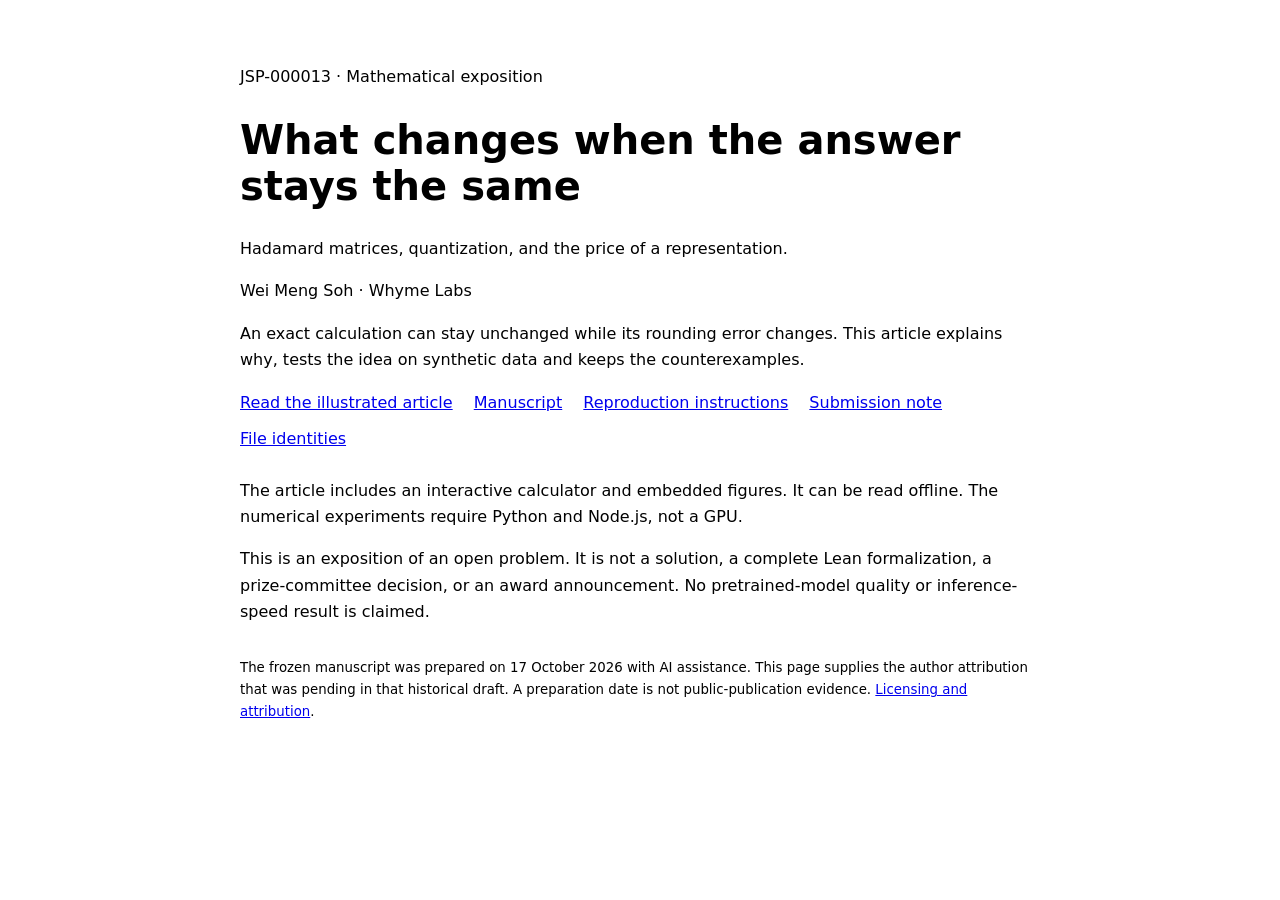
<file: release/templates/index.html>
<!doctype html>
<html lang="en">
<head>
<meta charset="utf-8"><meta name="viewport" content="width=device-width,initial-scale=1">
<title>What changes when the answer stays the same</title>
<style>body{font-family:system-ui,sans-serif;line-height:1.65;max-width:50rem;margin:4rem auto;padding:0 1.5rem}h1{line-height:1.15;font-size:2.5rem}nav a{display:inline-block;margin:0 1rem .6rem 0}small{display:block;margin-top:2rem}</style>
</head>
<body><main>
<p>JSP-000013 · Mathematical exposition</p>
<h1>What changes when the answer stays the same</h1>
<p>Hadamard matrices, quantization, and the price of a representation.</p>
<p>Wei Meng Soh · Whyme Labs</p>
<p>An exact calculation can stay unchanged while its rounding error changes. This article explains why, tests the idea on synthetic data and keeps the counterexamples.</p>
<nav aria-label="Exposition resources">
<a href="exposition.html">Read the illustrated article</a>
<a href="article.md">Manuscript</a>
<a href="README.md">Reproduction instructions</a>
<a href="SUBMISSION.md">Submission note</a>
<a href="MANIFEST.json">File identities</a>
</nav>
<p>The article includes an interactive calculator and embedded figures. It can be read offline. The numerical experiments require Python and Node.js, not a GPU.</p>
<p>This is an exposition of an open problem. It is not a solution, a complete Lean formalization, a prize-committee decision, or an award announcement. No pretrained-model quality or inference-speed result is claimed.</p>
<small>The frozen manuscript was prepared on 17 October 2026 with AI assistance. This page supplies the author attribution that was pending in that historical draft. A preparation date is not public-publication evidence. <a href="LICENSE.md">Licensing and attribution</a>.</small>
</main></body></html>
</file>
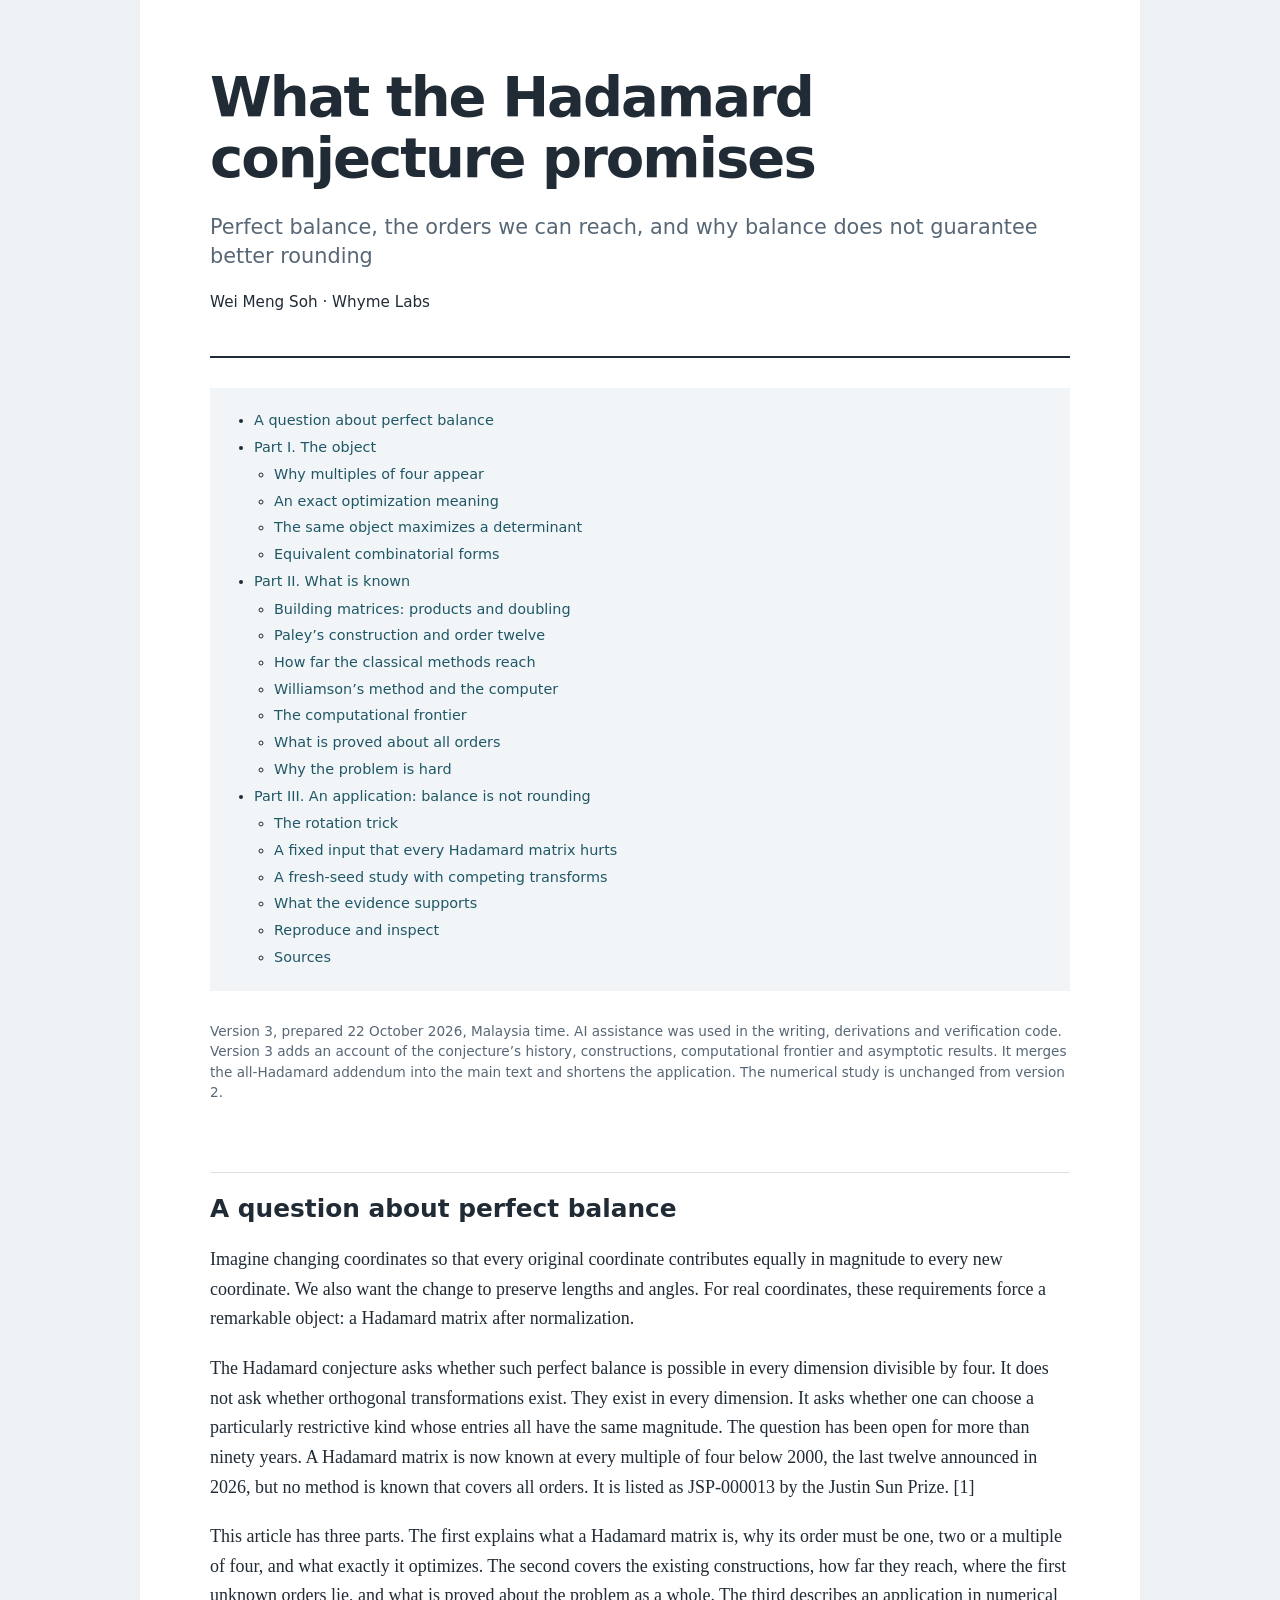
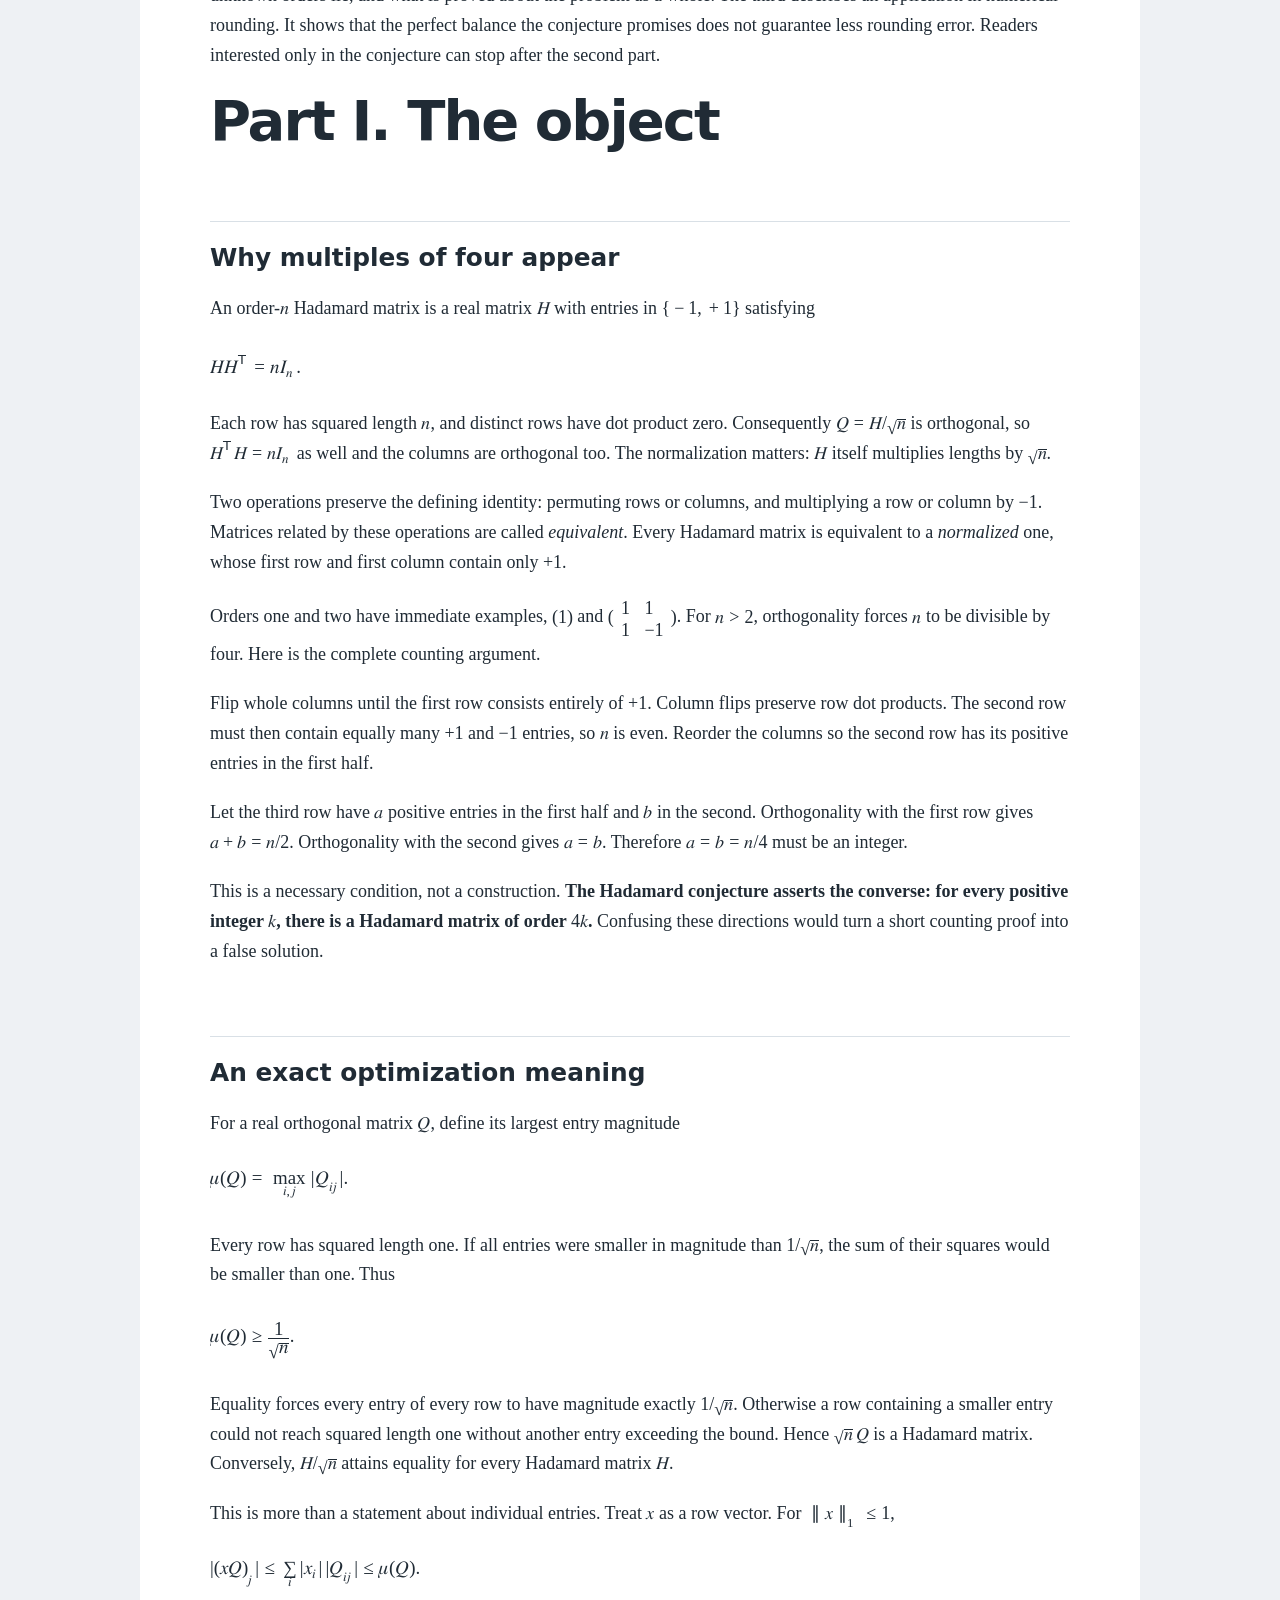
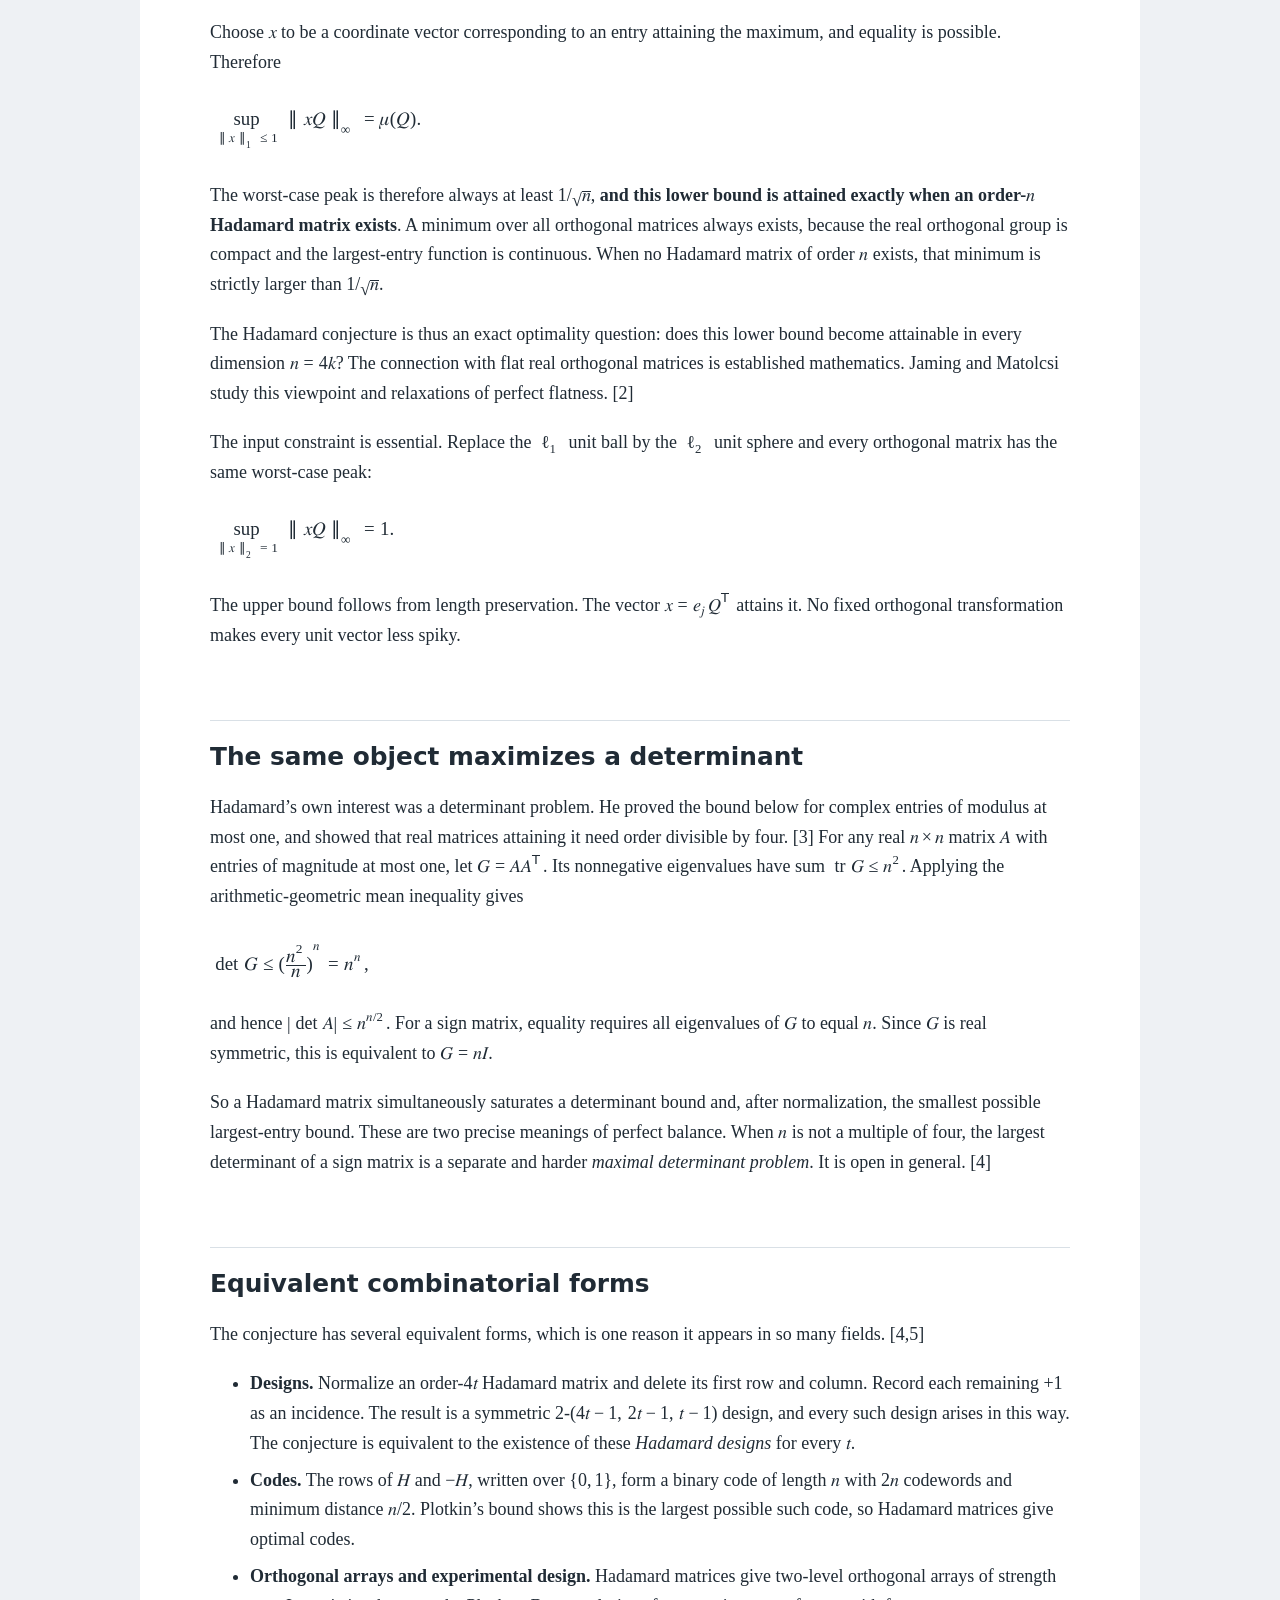
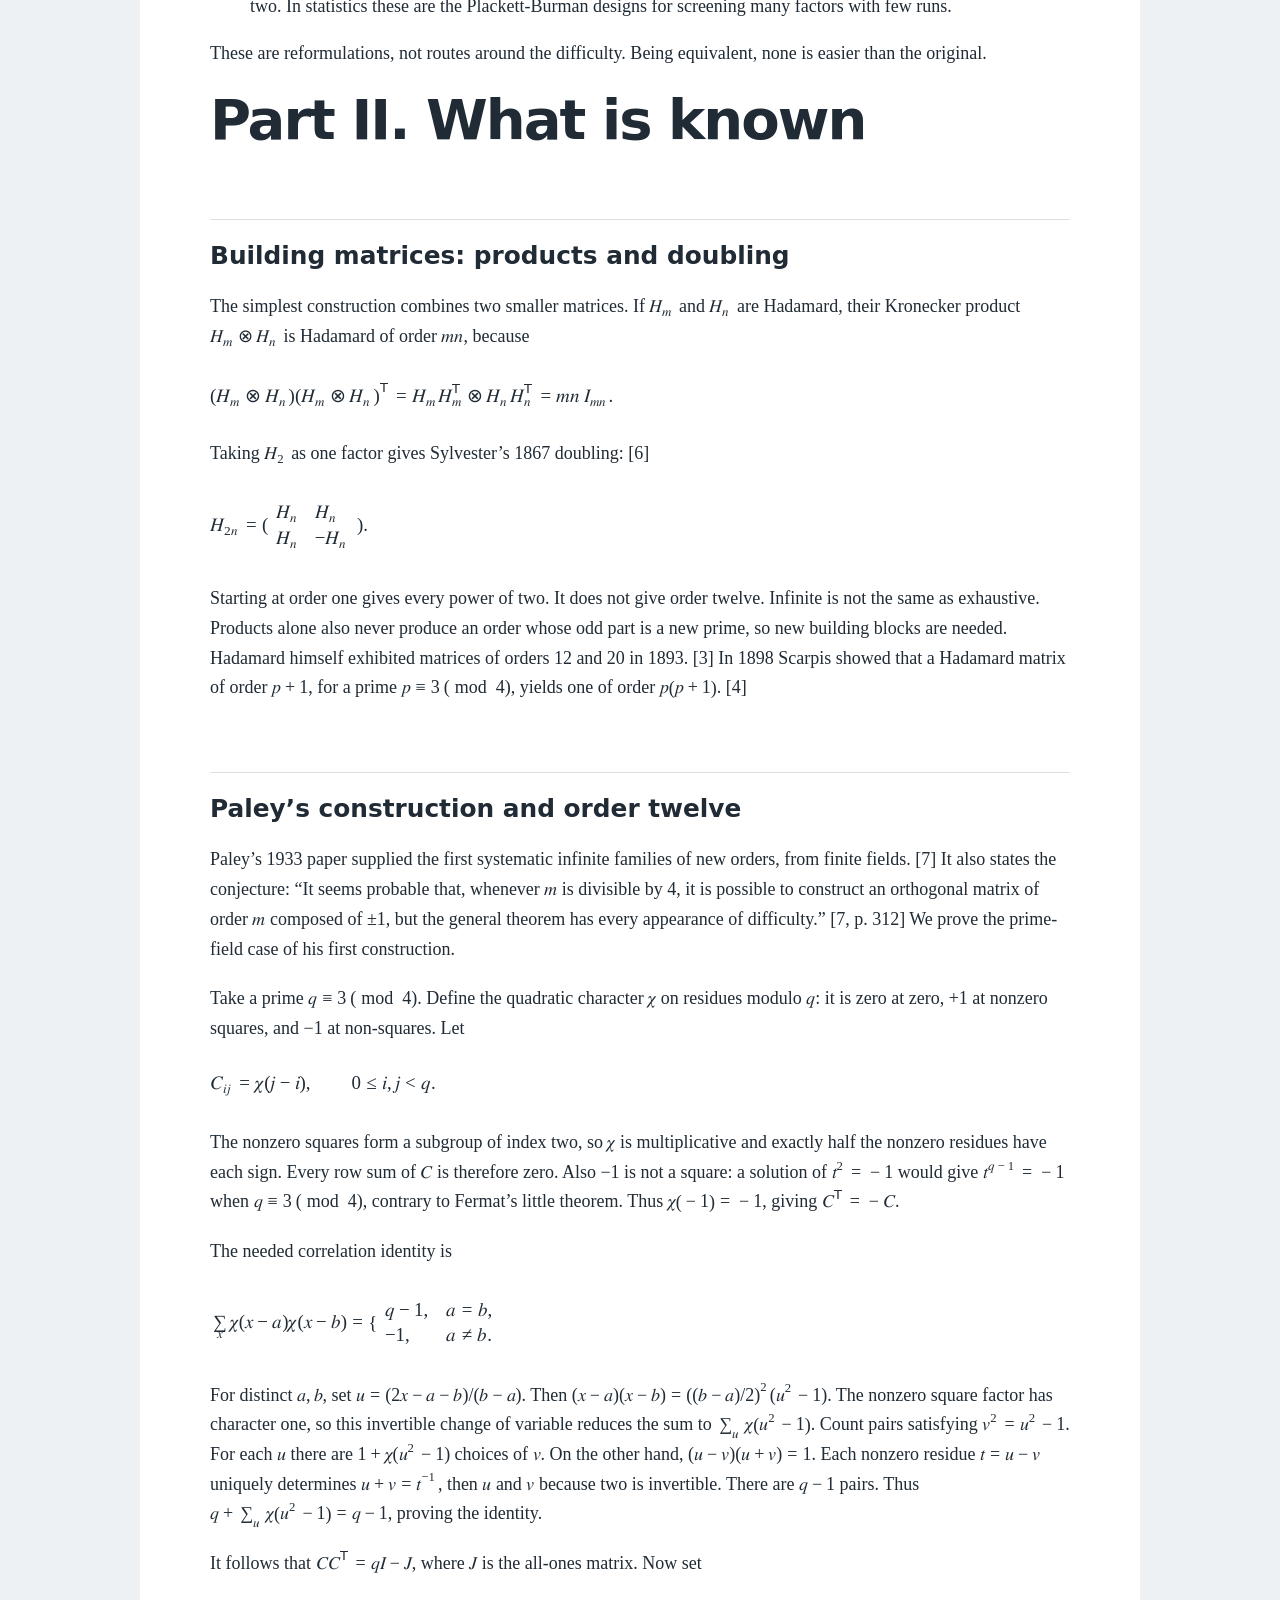
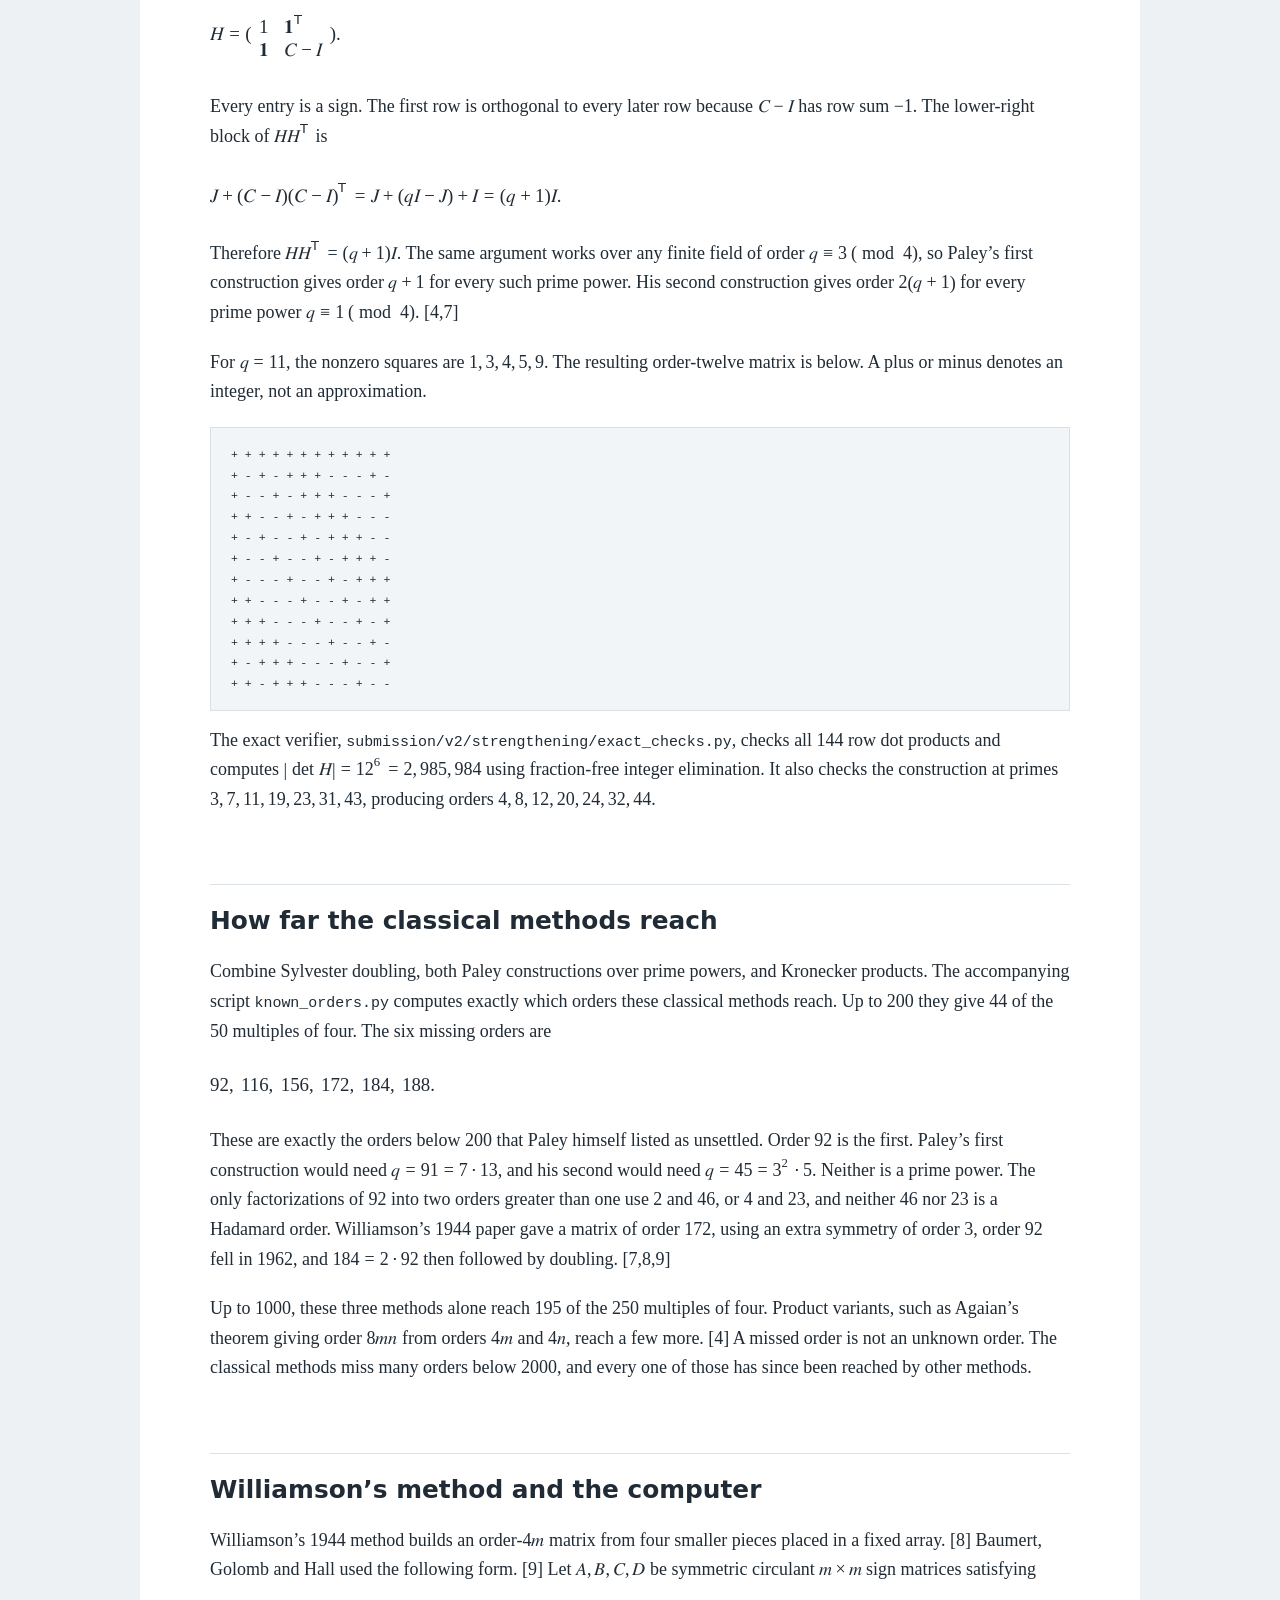
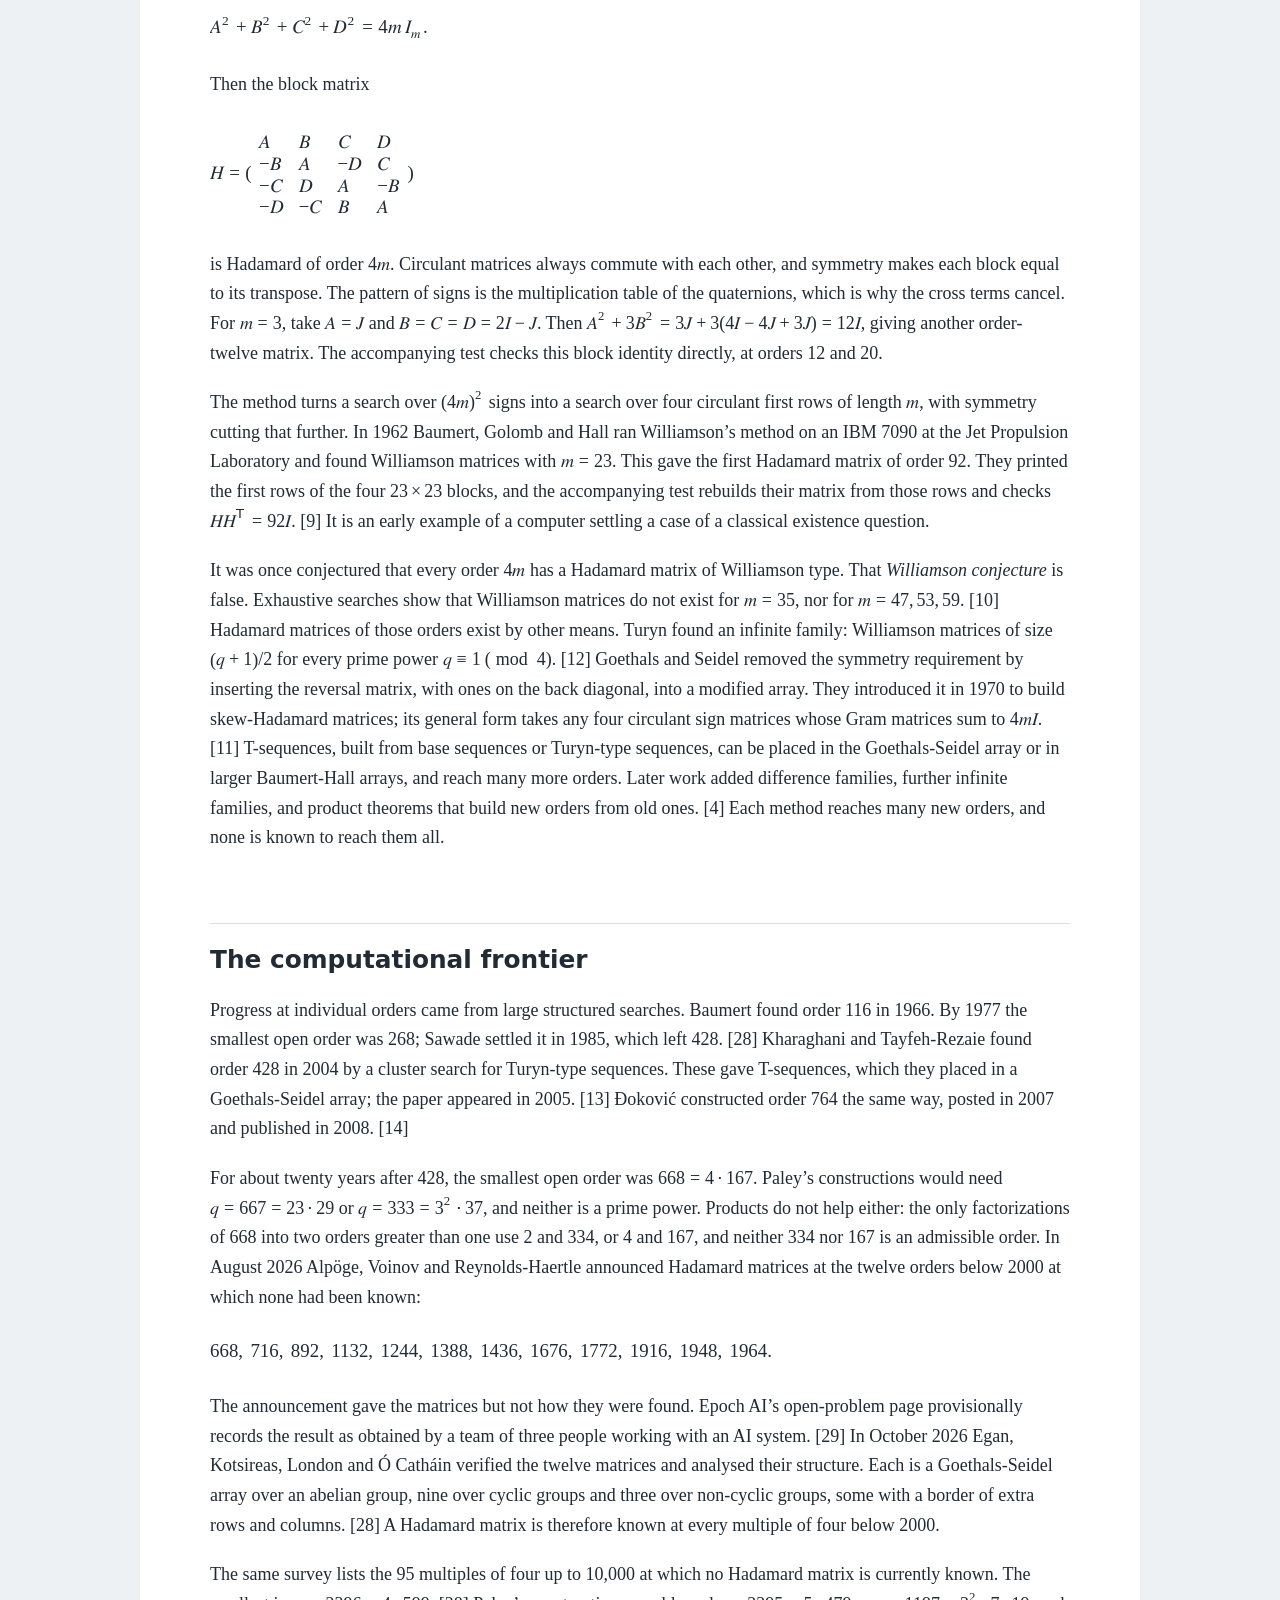
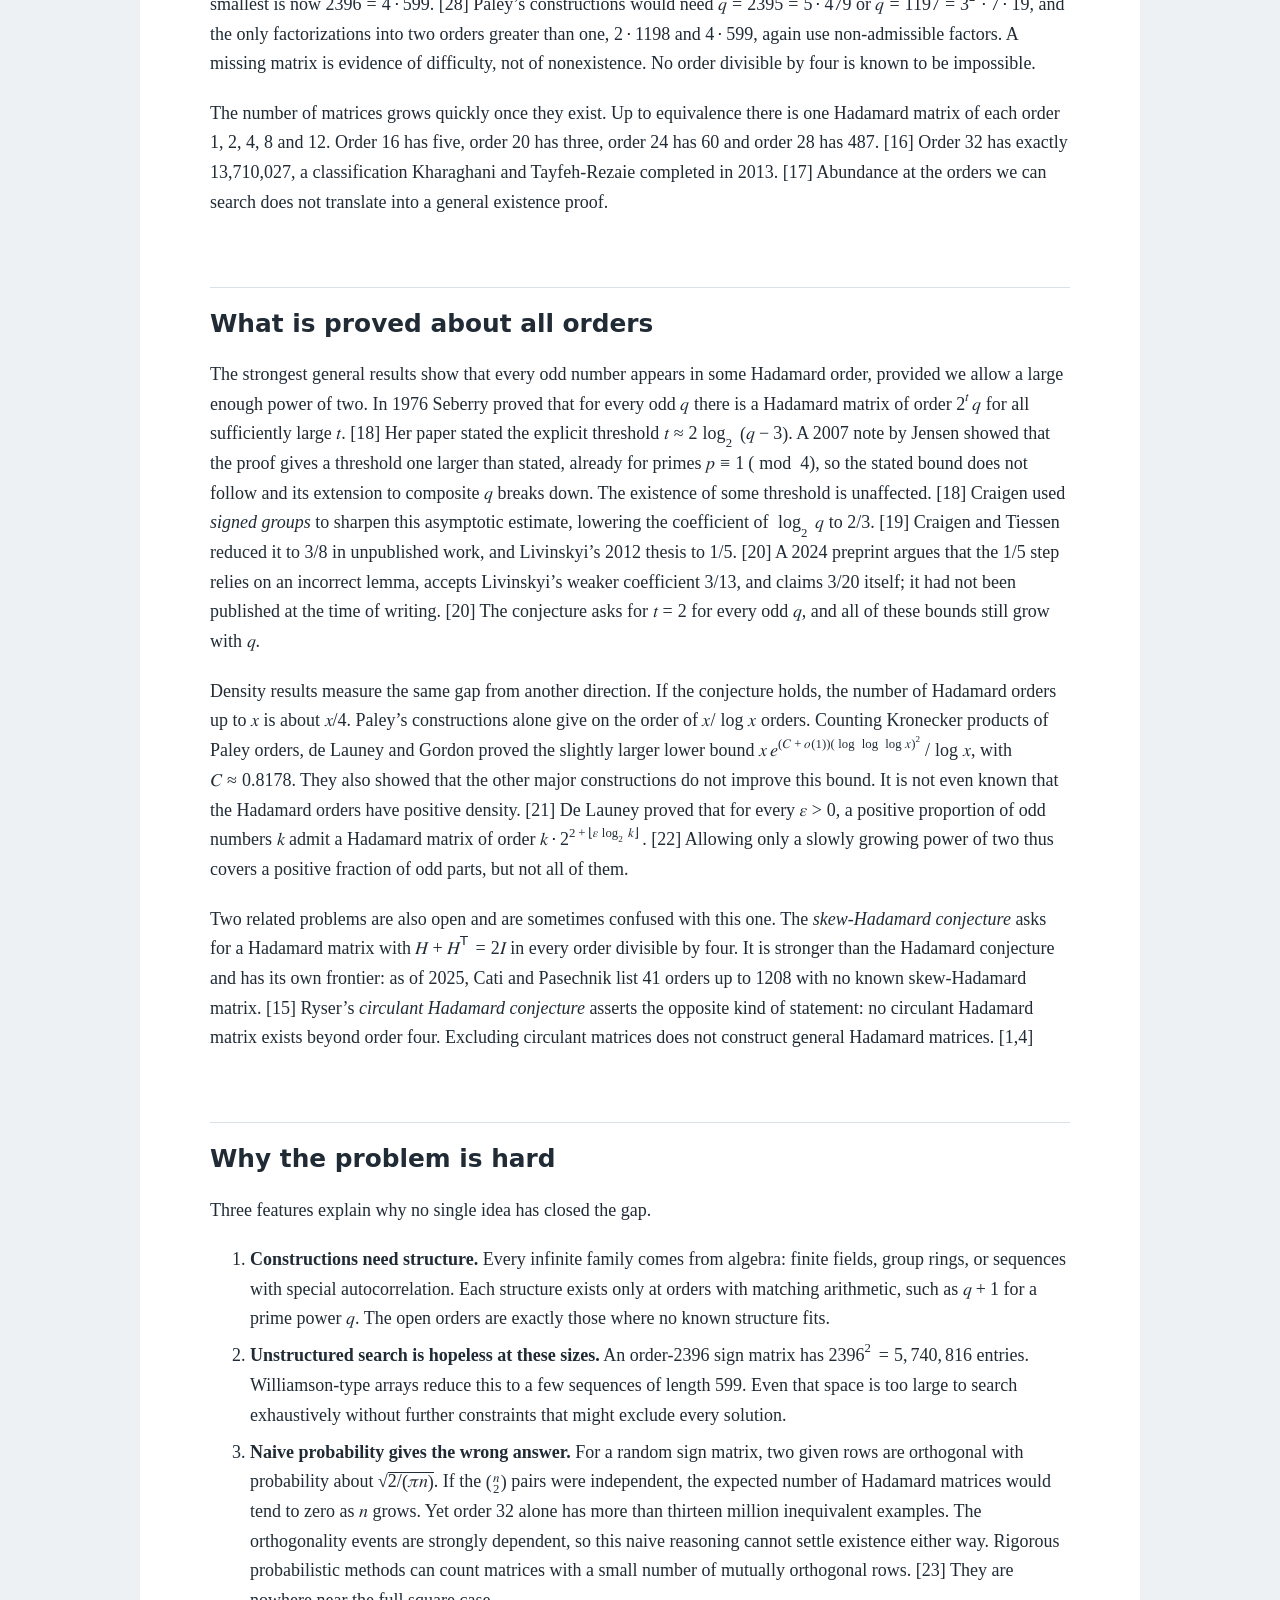
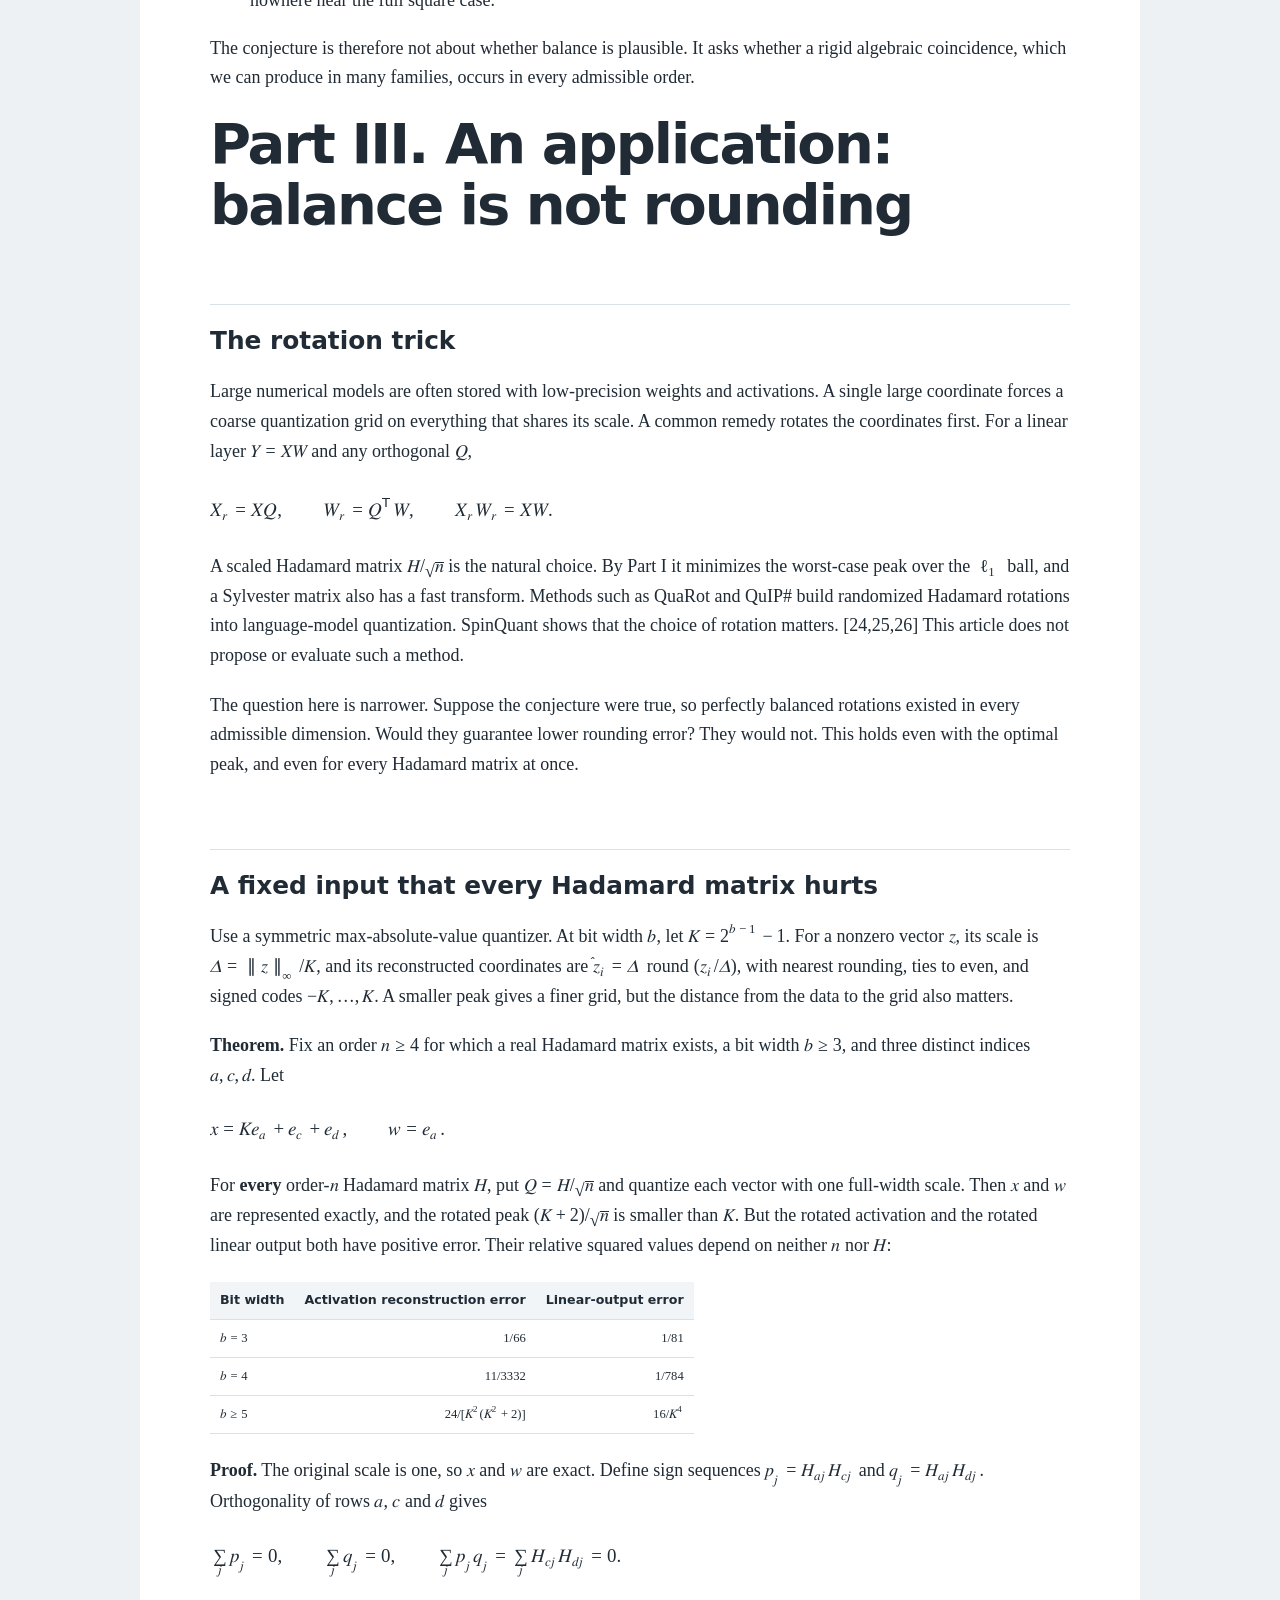
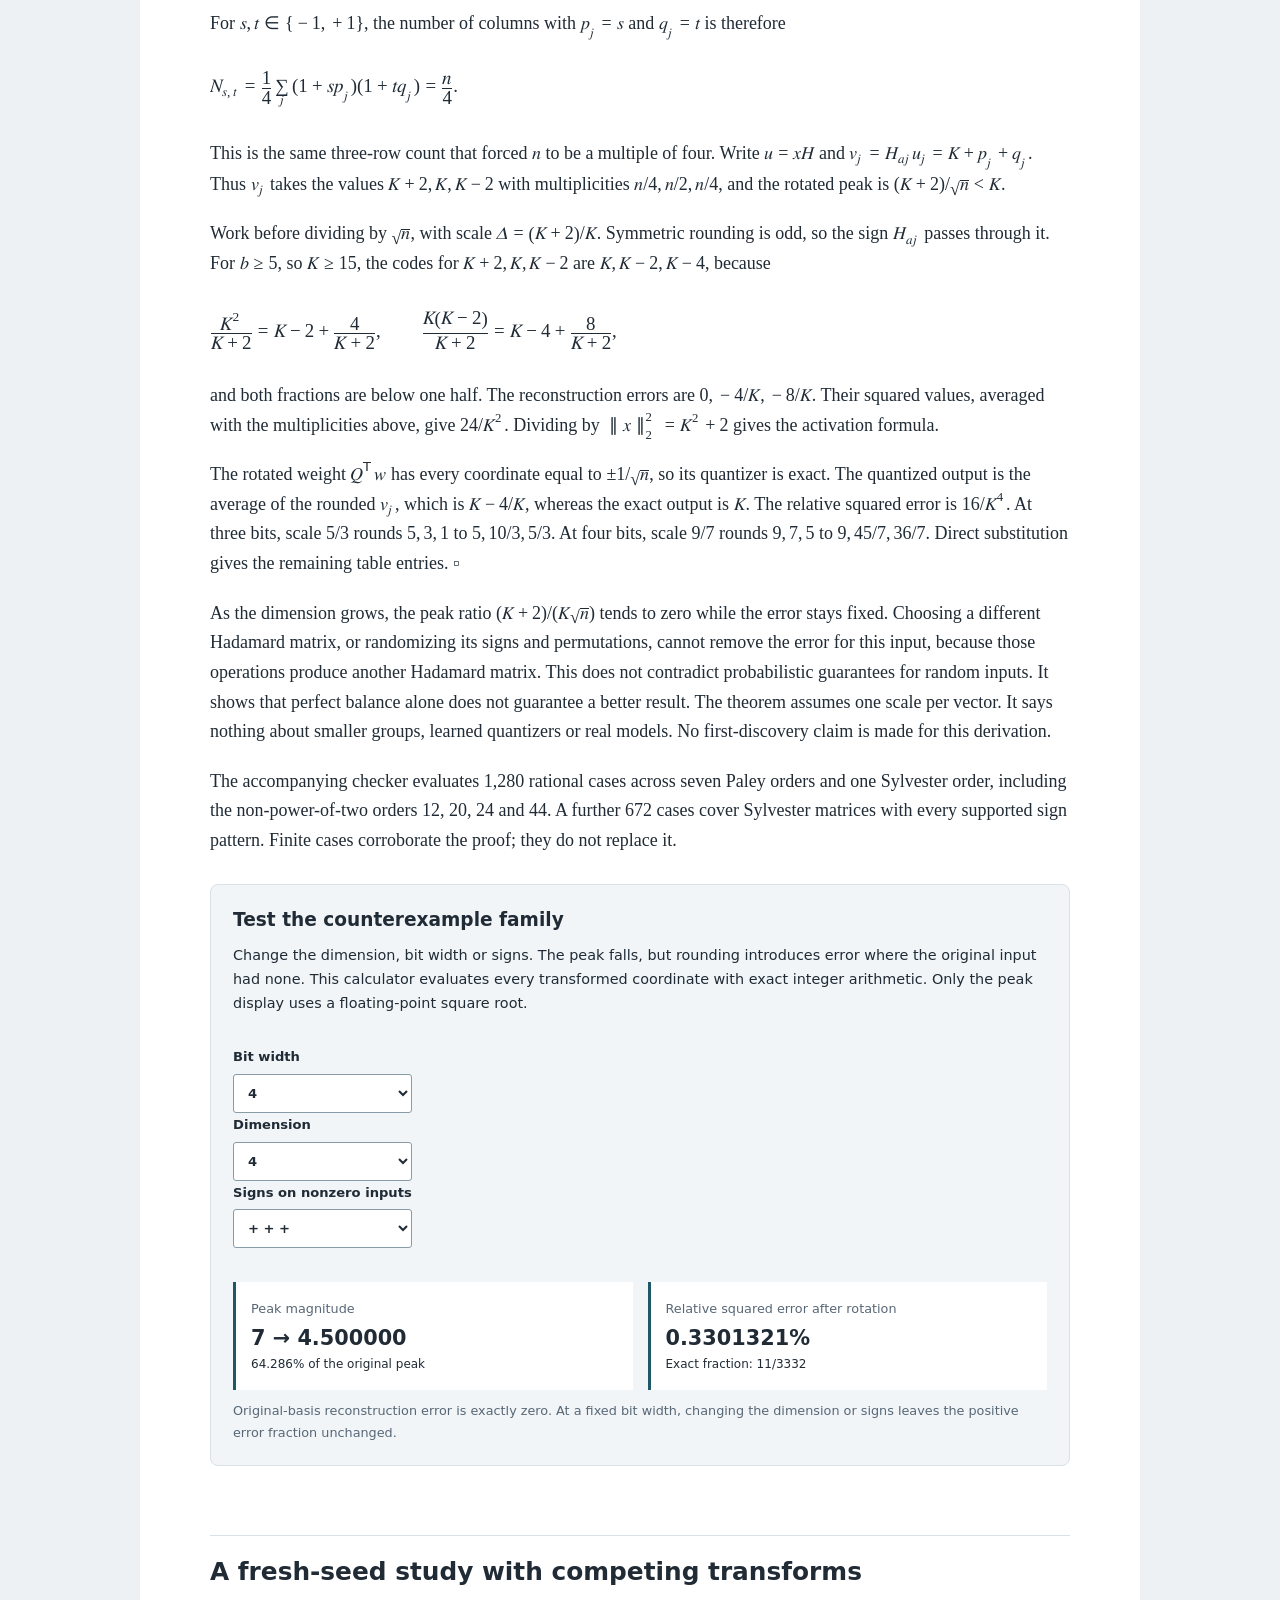
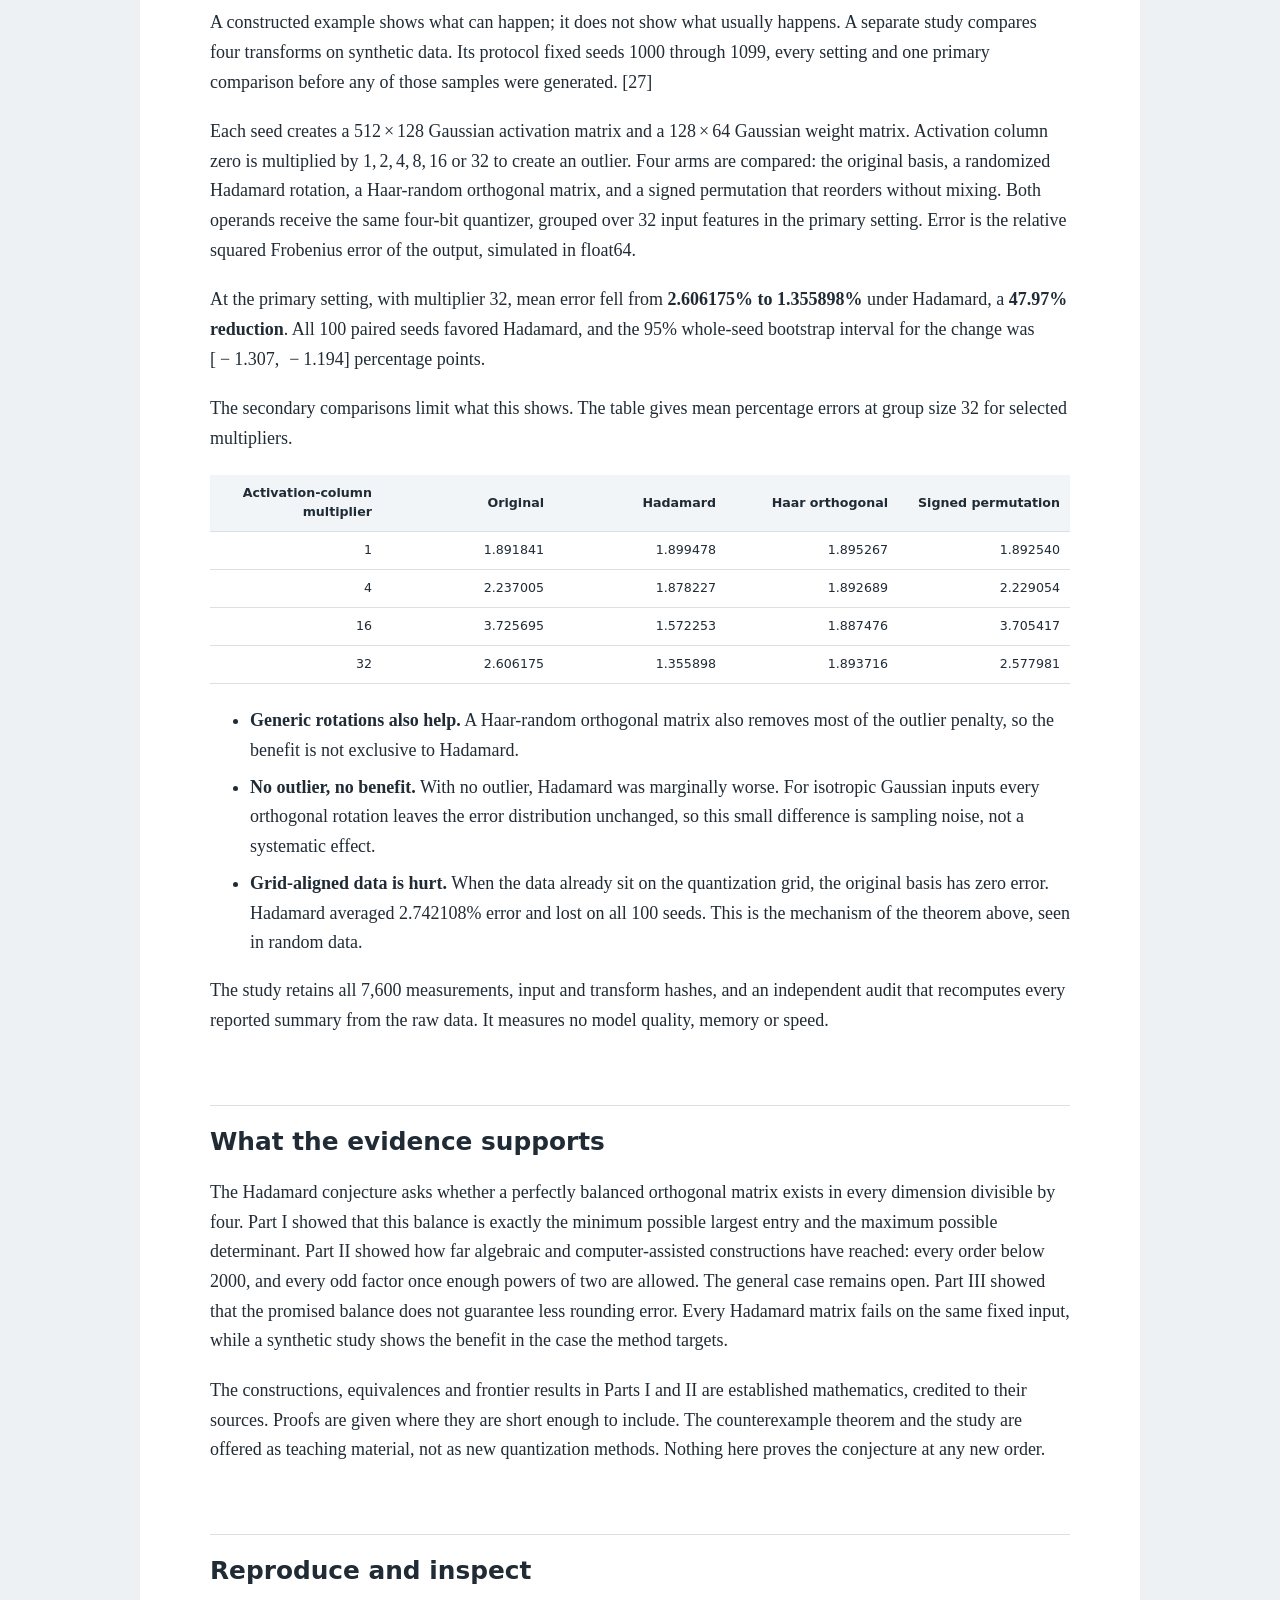
<file: submission/v3/hadamard-conjecture-v3.html>
<!DOCTYPE html>
<html xmlns="http://www.w3.org/1999/xhtml" lang="en" xml:lang="en">
<head>
  <meta charset="utf-8" />
  <meta name="generator" content="pandoc" />
  <meta name="viewport" content="width=device-width, initial-scale=1.0, user-scalable=yes" />
  <meta name="author" content="Wei Meng Soh · Whyme Labs" />
  <title>What the Hadamard conjecture promises</title>
  <style>
code{white-space: pre-wrap;}
span.smallcaps{font-variant: small-caps;}
div.columns{display: flex; gap: min(4vw, 1.5em);}
div.column{flex: auto; overflow-x: auto;}
div.hanging-indent{margin-left: 1.5em; text-indent: -1.5em;}

ul.task-list[class]{list-style: none;}
ul.task-list li input[type="checkbox"] {
font-size: inherit;
width: 0.8em;
margin: 0 0.8em 0.2em -1.6em;
vertical-align: middle;
}

pre > code.sourceCode { white-space: pre; position: relative; }
pre > code.sourceCode > span { line-height: 1.25; }
pre > code.sourceCode > span:empty { height: 1.2em; }
.sourceCode { overflow: visible; }
code.sourceCode > span { color: inherit; text-decoration: inherit; }
div.sourceCode { margin: 1em 0; }
pre.sourceCode { margin: 0; }
@media screen {
div.sourceCode { overflow: auto; }
}
@media print {
pre > code.sourceCode { white-space: pre-wrap; }
pre > code.sourceCode > span { text-indent: -5em; padding-left: 5em; }
}
pre.numberSource code
{ counter-reset: source-line 0; }
pre.numberSource code > span
{ position: relative; left: -4em; counter-increment: source-line; }
pre.numberSource code > span > a:first-child::before
{ content: counter(source-line);
position: relative; left: -1em; text-align: right; vertical-align: baseline;
border: none; display: inline-block;
-webkit-touch-callout: none; -webkit-user-select: none;
-khtml-user-select: none; -moz-user-select: none;
-ms-user-select: none; user-select: none;
padding: 0 4px; width: 4em;
color: #aaaaaa;
}
pre.numberSource { margin-left: 3em; border-left: 1px solid #aaaaaa; padding-left: 4px; }
div.sourceCode
{ }
@media screen {
pre > code.sourceCode > span > a:first-child::before { text-decoration: underline; }
}
code span.al { color: #ff0000; font-weight: bold; } 
code span.an { color: #60a0b0; font-weight: bold; font-style: italic; } 
code span.at { color: #7d9029; } 
code span.bn { color: #40a070; } 
code span.bu { color: #008000; } 
code span.cf { color: #007020; font-weight: bold; } 
code span.ch { color: #4070a0; } 
code span.cn { color: #880000; } 
code span.co { color: #60a0b0; font-style: italic; } 
code span.cv { color: #60a0b0; font-weight: bold; font-style: italic; } 
code span.do { color: #ba2121; font-style: italic; } 
code span.dt { color: #902000; } 
code span.dv { color: #40a070; } 
code span.er { color: #ff0000; font-weight: bold; } 
code span.ex { } 
code span.fl { color: #40a070; } 
code span.fu { color: #06287e; } 
code span.im { color: #008000; font-weight: bold; } 
code span.in { color: #60a0b0; font-weight: bold; font-style: italic; } 
code span.kw { color: #007020; font-weight: bold; } 
code span.op { color: #666666; } 
code span.ot { color: #007020; } 
code span.pp { color: #bc7a00; } 
code span.sc { color: #4070a0; } 
code span.ss { color: #bb6688; } 
code span.st { color: #4070a0; } 
code span.va { color: #19177c; } 
code span.vs { color: #4070a0; } 
code span.wa { color: #60a0b0; font-weight: bold; font-style: italic; } 
</style>
  <style type="text/css">:root {color-scheme:light; --ink:#202b35; --muted:#586776; --line:#d9e0e6; --tint:#f1f5f8; --accent:#205766;}
* {box-sizing:border-box}html {background:#eef1f4}body {max-width:1000px;margin:0 auto;padding:60px 70px 80px;background:#fff;color:var(--ink);font:18px/1.65 Georgia,serif}
header {padding-bottom:25px;border-bottom:2px solid var(--ink);margin-bottom:30px}h1,h2,h3,h4,nav,.lab,table {font-family:system-ui,sans-serif}h1 {font-size:clamp(2rem,5vw,3.5rem);line-height:1.09;letter-spacing:-.035em;margin:.1em 0 .45em}header .subtitle {font:400 1.3rem/1.4 system-ui,sans-serif;color:var(--muted);margin:0 0 20px}header .author {font:500 .95rem/1.5 system-ui,sans-serif}body>p:first-of-type {font:400 .85rem/1.5 system-ui,sans-serif;color:var(--muted)}h2 {font-size:1.55rem;line-height:1.3;margin:2.8em 0 .8em;padding-top:20px;border-top:1px solid var(--line)}h3 {font-size:1.16rem;line-height:1.4;margin:1.7em 0 .5em}p {margin:.8em 0 1.1em}a {color:var(--accent);text-underline-offset:3px;overflow-wrap:anywhere}strong {font-weight:700}
nav {background:var(--tint);padding:18px 24px;font-size:.9rem;margin:20px 0 30px}nav ul {margin:.25em 0;padding-left:20px}nav a {text-decoration:none}nav li {margin:.2em 0}nav>h2 {margin:0 0 10px;padding:0;border:0;font-size:1rem}code {font-family:ui-monospace,Consolas,monospace;font-size:.83em;overflow-wrap:anywhere}pre {background:var(--tint);padding:16px 20px;overflow:auto;line-height:1.5;font-size:.87rem;border:1px solid var(--line)}pre code {white-space:pre;overflow-wrap:normal}table {display:block;overflow-x:auto;border-collapse:collapse;font-size:.79rem;margin:22px 0;width:100%;line-height:1.5}th,td {padding:9px 10px;border-bottom:1px solid var(--line);text-align:right}th {background:var(--tint);font-weight:600}td:first-child,th:first-child {text-align:left}math[display=block] {display:block;max-width:100%;overflow-x:auto;overflow-y:hidden;padding:12px 0;margin:18px 0;font-size:1.05em}math[display=inline] {font-size:1em}.lab {background:var(--tint);border:1px solid var(--line);padding:22px;margin:28px 0;font-size:.9rem;border-radius:8px}.lab h3 {margin-top:0}.lab .controls {display:flex;flex-wrap:wrap;gap:16px;margin:18px 0}.lab label {flex:1;min-width:145px;font-size:.82rem;font-weight:600}.lab select {width:100%;display:block;padding:10px;margin-top:5px;background:white;color:var(--ink);border:1px solid #8a9ba8;border-radius:3px;font:inherit}.lab .readouts {display:grid;grid-template-columns:1fr 1fr;gap:15px}.readouts>div {background:white;padding:15px;border-left:3px solid var(--accent)}.readouts>div>span {font-size:.8rem;color:var(--muted)}.readouts output {display:block;font-size:1.3rem;font-weight:600;overflow-wrap:anywhere}.readouts small {display:block;overflow-wrap:anywhere}.lab .note {font-size:.8rem;margin-bottom:0;color:var(--muted)}select:focus {outline:3px solid #487f91;outline-offset:2px}li {margin:.4em 0}
@media(max-width:650px) {body{padding:30px 22px 48px;font-size:16px}h1{font-size:2.25rem}h2{font-size:1.3rem}header .subtitle{font-size:1.1rem}pre{padding:12px;font-size:.7rem}table{font-size:.69rem}td,th{padding:7px 6px}.lab{padding:15px}.lab .readouts{grid-template-columns:1fr}.lab .controls{gap:10px}nav{padding:15px}math[display=block]{font-size:.92em}}
@media print {@page {size:A4;margin:18mm}html,body{background:white}body{max-width:none;padding:0;font-size:10.5pt;line-height:1.5}h1{font-size:27pt}header .subtitle{font-size:14pt}h2{font-size:15pt;break-after:avoid;margin-top:1.5em}h3{font-size:12pt;break-after:avoid}a{color:inherit}nav{display:none}.lab .controls{display:none}.lab .note:after{content:' Interactive controls are available in the HTML edition.'}pre{font-size:9pt;white-space:pre-wrap}table{font-size:9pt;display:table}math[display=block],pre,table,.lab{break-inside:avoid}.lab{font-size:9pt}p{orphans:3;widows:3}}
</style>
</head>
<body>
<header id="title-block-header">
<h1 class="title">What the Hadamard conjecture promises</h1>
<p class="subtitle">Perfect balance, the orders we can reach, and why
balance does not guarantee better rounding</p>
<p class="author">Wei Meng Soh · Whyme Labs</p>
</header>
<nav id="TOC" role="doc-toc">
<ul>
<li><a href="#a-question-about-perfect-balance" id="toc-a-question-about-perfect-balance">A question about perfect
balance</a></li>
<li><a href="#part-i.-the-object" id="toc-part-i.-the-object">Part I.
The object</a>
<ul>
<li><a href="#why-multiples-of-four-appear" id="toc-why-multiples-of-four-appear">Why multiples of four
appear</a></li>
<li><a href="#an-exact-optimization-meaning" id="toc-an-exact-optimization-meaning">An exact optimization
meaning</a></li>
<li><a href="#the-same-object-maximizes-a-determinant" id="toc-the-same-object-maximizes-a-determinant">The same object
maximizes a determinant</a></li>
<li><a href="#equivalent-combinatorial-forms" id="toc-equivalent-combinatorial-forms">Equivalent combinatorial
forms</a></li>
</ul></li>
<li><a href="#part-ii.-what-is-known" id="toc-part-ii.-what-is-known">Part II. What is known</a>
<ul>
<li><a href="#building-matrices-products-and-doubling" id="toc-building-matrices-products-and-doubling">Building matrices:
products and doubling</a></li>
<li><a href="#paleys-construction-and-order-twelve" id="toc-paleys-construction-and-order-twelve">Paley’s construction and
order twelve</a></li>
<li><a href="#how-far-the-classical-methods-reach" id="toc-how-far-the-classical-methods-reach">How far the classical
methods reach</a></li>
<li><a href="#williamsons-method-and-the-computer" id="toc-williamsons-method-and-the-computer">Williamson’s method and the
computer</a></li>
<li><a href="#the-computational-frontier" id="toc-the-computational-frontier">The computational frontier</a></li>
<li><a href="#what-is-proved-about-all-orders" id="toc-what-is-proved-about-all-orders">What is proved about all
orders</a></li>
<li><a href="#why-the-problem-is-hard" id="toc-why-the-problem-is-hard">Why the problem is hard</a></li>
</ul></li>
<li><a href="#part-iii.-an-application-balance-is-not-rounding" id="toc-part-iii.-an-application-balance-is-not-rounding">Part III. An
application: balance is not rounding</a>
<ul>
<li><a href="#the-rotation-trick" id="toc-the-rotation-trick">The
rotation trick</a></li>
<li><a href="#a-fixed-input-that-every-hadamard-matrix-hurts" id="toc-a-fixed-input-that-every-hadamard-matrix-hurts">A fixed input
that every Hadamard matrix hurts</a></li>
<li><a href="#a-fresh-seed-study-with-competing-transforms" id="toc-a-fresh-seed-study-with-competing-transforms">A fresh-seed study
with competing transforms</a></li>
<li><a href="#what-the-evidence-supports" id="toc-what-the-evidence-supports">What the evidence supports</a></li>
<li><a href="#reproduce-and-inspect" id="toc-reproduce-and-inspect">Reproduce and inspect</a></li>
<li><a href="#sources" id="toc-sources">Sources</a></li>
</ul></li>
</ul>
</nav>
<p>Version 3, prepared 22 October 2026, Malaysia time. AI assistance was
used in the writing, derivations and verification code. Version 3 adds
an account of the conjecture’s history, constructions, computational
frontier and asymptotic results. It merges the all-Hadamard addendum
into the main text and shortens the application. The numerical study is
unchanged from version 2.</p>
<h2 id="a-question-about-perfect-balance">A question about perfect
balance</h2>
<p>Imagine changing coordinates so that every original coordinate
contributes equally in magnitude to every new coordinate. We also want
the change to preserve lengths and angles. For real coordinates, these
requirements force a remarkable object: a Hadamard matrix after
normalization.</p>
<p>The Hadamard conjecture asks whether such perfect balance is possible
in every dimension divisible by four. It does not ask whether orthogonal
transformations exist. They exist in every dimension. It asks whether
one can choose a particularly restrictive kind whose entries all have
the same magnitude. The question has been open for more than ninety
years. A Hadamard matrix is now known at every multiple of four below
2000, the last twelve announced in 2026, but no method is known that
covers all orders. It is listed as JSP-000013 by the Justin Sun Prize.
[1]</p>
<p>This article has three parts. The first explains what a Hadamard
matrix is, why its order must be one, two or a multiple of four, and
what exactly it optimizes. The second covers the existing constructions,
how far they reach, where the first unknown orders lie, and what is
proved about the problem as a whole. The third describes an application
in numerical rounding. It shows that the perfect balance the conjecture
promises does not guarantee less rounding error. Readers interested only
in the conjecture can stop after the second part.</p>
<h1 id="part-i.-the-object">Part I. The object</h1>
<h2 id="why-multiples-of-four-appear">Why multiples of four appear</h2>
<p>An
order-<math display="inline" xmlns="http://www.w3.org/1998/Math/MathML"><semantics><mi>n</mi><annotation encoding="application/x-tex">n</annotation></semantics></math>
Hadamard matrix is a real matrix
<math display="inline" xmlns="http://www.w3.org/1998/Math/MathML"><semantics><mi>H</mi><annotation encoding="application/x-tex">H</annotation></semantics></math>
with entries in
<math display="inline" xmlns="http://www.w3.org/1998/Math/MathML"><semantics><mrow><mo stretchy="false" form="prefix">{</mo><mo>−</mo><mn>1</mn><mo>,</mo><mo>+</mo><mn>1</mn><mo stretchy="false" form="postfix">}</mo></mrow><annotation encoding="application/x-tex">\{-1,+1\}</annotation></semantics></math>
satisfying</p>
<p><math display="block" xmlns="http://www.w3.org/1998/Math/MathML"><semantics><mrow><mi>H</mi><msup><mi>H</mi><mi>𝖳</mi></msup><mo>=</mo><mi>n</mi><msub><mi>I</mi><mi>n</mi></msub><mi>.</mi></mrow><annotation encoding="application/x-tex">HH^{\mathsf T}=nI_n.</annotation></semantics></math></p>
<p>Each row has squared length
<math display="inline" xmlns="http://www.w3.org/1998/Math/MathML"><semantics><mi>n</mi><annotation encoding="application/x-tex">n</annotation></semantics></math>,
and distinct rows have dot product zero. Consequently
<math display="inline" xmlns="http://www.w3.org/1998/Math/MathML"><semantics><mrow><mi>Q</mi><mo>=</mo><mi>H</mi><mi>/</mi><msqrt><mi>n</mi></msqrt></mrow><annotation encoding="application/x-tex">Q=H/\sqrt n</annotation></semantics></math>
is orthogonal, so
<math display="inline" xmlns="http://www.w3.org/1998/Math/MathML"><semantics><mrow><msup><mi>H</mi><mi>𝖳</mi></msup><mi>H</mi><mo>=</mo><mi>n</mi><msub><mi>I</mi><mi>n</mi></msub></mrow><annotation encoding="application/x-tex">H^{\mathsf T}H=nI_n</annotation></semantics></math>
as well and the columns are orthogonal too. The normalization matters:
<math display="inline" xmlns="http://www.w3.org/1998/Math/MathML"><semantics><mi>H</mi><annotation encoding="application/x-tex">H</annotation></semantics></math>
itself multiplies lengths by
<math display="inline" xmlns="http://www.w3.org/1998/Math/MathML"><semantics><msqrt><mi>n</mi></msqrt><annotation encoding="application/x-tex">\sqrt n</annotation></semantics></math>.</p>
<p>Two operations preserve the defining identity: permuting rows or
columns, and multiplying a row or column by
<math display="inline" xmlns="http://www.w3.org/1998/Math/MathML"><semantics><mrow><mo>−</mo><mn>1</mn></mrow><annotation encoding="application/x-tex">-1</annotation></semantics></math>.
Matrices related by these operations are called <em>equivalent</em>.
Every Hadamard matrix is equivalent to a <em>normalized</em> one, whose
first row and first column contain only
<math display="inline" xmlns="http://www.w3.org/1998/Math/MathML"><semantics><mrow><mo>+</mo><mn>1</mn></mrow><annotation encoding="application/x-tex">+1</annotation></semantics></math>.</p>
<p>Orders one and two have immediate examples,
<math display="inline" xmlns="http://www.w3.org/1998/Math/MathML"><semantics><mrow><mo stretchy="true" form="prefix">(</mo><mn>1</mn><mo stretchy="true" form="postfix">)</mo></mrow><annotation encoding="application/x-tex">(1)</annotation></semantics></math>
and
<math display="inline" xmlns="http://www.w3.org/1998/Math/MathML"><semantics><mrow><mo stretchy="true" form="prefix">(</mo><mtable><mtr><mtd columnalign="center" style="text-align: center"><mn>1</mn></mtd><mtd columnalign="center" style="text-align: center"><mn>1</mn></mtd></mtr><mtr><mtd columnalign="center" style="text-align: center"><mn>1</mn></mtd><mtd columnalign="center" style="text-align: center"><mo>−</mo><mn>1</mn></mtd></mtr></mtable><mo stretchy="true" form="postfix">)</mo></mrow><annotation encoding="application/x-tex">\left(\begin{smallmatrix}1&amp;1\\1&amp;-1\end{smallmatrix}\right)</annotation></semantics></math>.
For
<math display="inline" xmlns="http://www.w3.org/1998/Math/MathML"><semantics><mrow><mi>n</mi><mo>&gt;</mo><mn>2</mn></mrow><annotation encoding="application/x-tex">n&gt;2</annotation></semantics></math>,
orthogonality forces
<math display="inline" xmlns="http://www.w3.org/1998/Math/MathML"><semantics><mi>n</mi><annotation encoding="application/x-tex">n</annotation></semantics></math>
to be divisible by four. Here is the complete counting argument.</p>
<p>Flip whole columns until the first row consists entirely of
<math display="inline" xmlns="http://www.w3.org/1998/Math/MathML"><semantics><mrow><mo>+</mo><mn>1</mn></mrow><annotation encoding="application/x-tex">+1</annotation></semantics></math>.
Column flips preserve row dot products. The second row must then contain
equally many
<math display="inline" xmlns="http://www.w3.org/1998/Math/MathML"><semantics><mrow><mo>+</mo><mn>1</mn></mrow><annotation encoding="application/x-tex">+1</annotation></semantics></math>
and
<math display="inline" xmlns="http://www.w3.org/1998/Math/MathML"><semantics><mrow><mo>−</mo><mn>1</mn></mrow><annotation encoding="application/x-tex">-1</annotation></semantics></math>
entries, so
<math display="inline" xmlns="http://www.w3.org/1998/Math/MathML"><semantics><mi>n</mi><annotation encoding="application/x-tex">n</annotation></semantics></math>
is even. Reorder the columns so the second row has its positive entries
in the first half.</p>
<p>Let the third row have
<math display="inline" xmlns="http://www.w3.org/1998/Math/MathML"><semantics><mi>a</mi><annotation encoding="application/x-tex">a</annotation></semantics></math>
positive entries in the first half and
<math display="inline" xmlns="http://www.w3.org/1998/Math/MathML"><semantics><mi>b</mi><annotation encoding="application/x-tex">b</annotation></semantics></math>
in the second. Orthogonality with the first row gives
<math display="inline" xmlns="http://www.w3.org/1998/Math/MathML"><semantics><mrow><mi>a</mi><mo>+</mo><mi>b</mi><mo>=</mo><mi>n</mi><mi>/</mi><mn>2</mn></mrow><annotation encoding="application/x-tex">a+b=n/2</annotation></semantics></math>.
Orthogonality with the second gives
<math display="inline" xmlns="http://www.w3.org/1998/Math/MathML"><semantics><mrow><mi>a</mi><mo>=</mo><mi>b</mi></mrow><annotation encoding="application/x-tex">a=b</annotation></semantics></math>.
Therefore
<math display="inline" xmlns="http://www.w3.org/1998/Math/MathML"><semantics><mrow><mi>a</mi><mo>=</mo><mi>b</mi><mo>=</mo><mi>n</mi><mi>/</mi><mn>4</mn></mrow><annotation encoding="application/x-tex">a=b=n/4</annotation></semantics></math>
must be an integer.</p>
<p>This is a necessary condition, not a construction. <strong>The
Hadamard conjecture asserts the converse: for every positive integer
<math display="inline" xmlns="http://www.w3.org/1998/Math/MathML"><semantics><mi>k</mi><annotation encoding="application/x-tex">k</annotation></semantics></math>,
there is a Hadamard matrix of order
<math display="inline" xmlns="http://www.w3.org/1998/Math/MathML"><semantics><mrow><mn>4</mn><mi>k</mi></mrow><annotation encoding="application/x-tex">4k</annotation></semantics></math>.</strong>
Confusing these directions would turn a short counting proof into a
false solution.</p>
<h2 id="an-exact-optimization-meaning">An exact optimization
meaning</h2>
<p>For a real orthogonal matrix
<math display="inline" xmlns="http://www.w3.org/1998/Math/MathML"><semantics><mi>Q</mi><annotation encoding="application/x-tex">Q</annotation></semantics></math>,
define its largest entry magnitude</p>
<p><math display="block" xmlns="http://www.w3.org/1998/Math/MathML"><semantics><mrow><mi>μ</mi><mrow><mo stretchy="true" form="prefix">(</mo><mi>Q</mi><mo stretchy="true" form="postfix">)</mo></mrow><mo>=</mo><munder><mo>max</mo><mrow><mi>i</mi><mo>,</mo><mi>j</mi></mrow></munder><mrow><mo stretchy="true" form="prefix">|</mo><msub><mi>Q</mi><mrow><mi>i</mi><mi>j</mi></mrow></msub><mo stretchy="true" form="postfix">|</mo></mrow><mi>.</mi></mrow><annotation encoding="application/x-tex">\mu(Q)=\max_{i,j}|Q_{ij}|.</annotation></semantics></math></p>
<p>Every row has squared length one. If all entries were smaller in
magnitude than
<math display="inline" xmlns="http://www.w3.org/1998/Math/MathML"><semantics><mrow><mn>1</mn><mi>/</mi><msqrt><mi>n</mi></msqrt></mrow><annotation encoding="application/x-tex">1/\sqrt n</annotation></semantics></math>,
the sum of their squares would be smaller than one. Thus</p>
<p><math display="block" xmlns="http://www.w3.org/1998/Math/MathML"><semantics><mrow><mi>μ</mi><mrow><mo stretchy="true" form="prefix">(</mo><mi>Q</mi><mo stretchy="true" form="postfix">)</mo></mrow><mo>≥</mo><mfrac><mn>1</mn><msqrt><mi>n</mi></msqrt></mfrac><mi>.</mi></mrow><annotation encoding="application/x-tex">\mu(Q)\geq\frac1{\sqrt n}.</annotation></semantics></math></p>
<p>Equality forces every entry of every row to have magnitude exactly
<math display="inline" xmlns="http://www.w3.org/1998/Math/MathML"><semantics><mrow><mn>1</mn><mi>/</mi><msqrt><mi>n</mi></msqrt></mrow><annotation encoding="application/x-tex">1/\sqrt n</annotation></semantics></math>.
Otherwise a row containing a smaller entry could not reach squared
length one without another entry exceeding the bound. Hence
<math display="inline" xmlns="http://www.w3.org/1998/Math/MathML"><semantics><mrow><msqrt><mi>n</mi></msqrt><mspace width="0.167em"></mspace><mi>Q</mi></mrow><annotation encoding="application/x-tex">\sqrt n\,Q</annotation></semantics></math>
is a Hadamard matrix. Conversely,
<math display="inline" xmlns="http://www.w3.org/1998/Math/MathML"><semantics><mrow><mi>H</mi><mi>/</mi><msqrt><mi>n</mi></msqrt></mrow><annotation encoding="application/x-tex">H/\sqrt n</annotation></semantics></math>
attains equality for every Hadamard matrix
<math display="inline" xmlns="http://www.w3.org/1998/Math/MathML"><semantics><mi>H</mi><annotation encoding="application/x-tex">H</annotation></semantics></math>.</p>
<p>This is more than a statement about individual entries. Treat
<math display="inline" xmlns="http://www.w3.org/1998/Math/MathML"><semantics><mi>x</mi><annotation encoding="application/x-tex">x</annotation></semantics></math>
as a row vector. For
<math display="inline" xmlns="http://www.w3.org/1998/Math/MathML"><semantics><mrow><mo stretchy="false" form="postfix">∥</mo><mi>x</mi><msub><mo stretchy="false" form="postfix">∥</mo><mn>1</mn></msub><mo>≤</mo><mn>1</mn></mrow><annotation encoding="application/x-tex">\|x\|_1\leq1</annotation></semantics></math>,</p>
<p><math display="block" xmlns="http://www.w3.org/1998/Math/MathML"><semantics><mrow><mrow><mo stretchy="true" form="prefix">|</mo><msub><mrow><mo stretchy="true" form="prefix">(</mo><mi>x</mi><mi>Q</mi><mo stretchy="true" form="postfix">)</mo></mrow><mi>j</mi></msub><mo stretchy="true" form="postfix">|</mo></mrow><mo>≤</mo><munder><mo>∑</mo><mi>i</mi></munder><mrow><mo stretchy="true" form="prefix">|</mo><msub><mi>x</mi><mi>i</mi></msub><mo stretchy="true" form="postfix">|</mo></mrow><mspace width="0.167em"></mspace><mrow><mo stretchy="true" form="prefix">|</mo><msub><mi>Q</mi><mrow><mi>i</mi><mi>j</mi></mrow></msub><mo stretchy="true" form="postfix">|</mo></mrow><mo>≤</mo><mi>μ</mi><mrow><mo stretchy="true" form="prefix">(</mo><mi>Q</mi><mo stretchy="true" form="postfix">)</mo></mrow><mi>.</mi></mrow><annotation encoding="application/x-tex">|(xQ)_j|\leq\sum_i|x_i|\,|Q_{ij}|\leq\mu(Q).</annotation></semantics></math></p>
<p>Choose
<math display="inline" xmlns="http://www.w3.org/1998/Math/MathML"><semantics><mi>x</mi><annotation encoding="application/x-tex">x</annotation></semantics></math>
to be a coordinate vector corresponding to an entry attaining the
maximum, and equality is possible. Therefore</p>
<p><math display="block" xmlns="http://www.w3.org/1998/Math/MathML"><semantics><mrow><munder><mo>sup</mo><mrow><mo stretchy="false" form="postfix">∥</mo><mi>x</mi><msub><mo stretchy="false" form="postfix">∥</mo><mn>1</mn></msub><mo>≤</mo><mn>1</mn></mrow></munder><mo stretchy="false" form="postfix">∥</mo><mi>x</mi><mi>Q</mi><msub><mo stretchy="false" form="postfix">∥</mo><mi>∞</mi></msub><mo>=</mo><mi>μ</mi><mrow><mo stretchy="true" form="prefix">(</mo><mi>Q</mi><mo stretchy="true" form="postfix">)</mo></mrow><mi>.</mi></mrow><annotation encoding="application/x-tex">\sup_{\|x\|_1\leq1}\|xQ\|_\infty=\mu(Q).</annotation></semantics></math></p>
<p>The worst-case peak is therefore always at least
<math display="inline" xmlns="http://www.w3.org/1998/Math/MathML"><semantics><mrow><mn>1</mn><mi>/</mi><msqrt><mi>n</mi></msqrt></mrow><annotation encoding="application/x-tex">1/\sqrt n</annotation></semantics></math>,
<strong>and this lower bound is attained exactly when an
order-<math display="inline" xmlns="http://www.w3.org/1998/Math/MathML"><semantics><mi>n</mi><annotation encoding="application/x-tex">n</annotation></semantics></math>
Hadamard matrix exists</strong>. A minimum over all orthogonal matrices
always exists, because the real orthogonal group is compact and the
largest-entry function is continuous. When no Hadamard matrix of order
<math display="inline" xmlns="http://www.w3.org/1998/Math/MathML"><semantics><mi>n</mi><annotation encoding="application/x-tex">n</annotation></semantics></math>
exists, that minimum is strictly larger than
<math display="inline" xmlns="http://www.w3.org/1998/Math/MathML"><semantics><mrow><mn>1</mn><mi>/</mi><msqrt><mi>n</mi></msqrt></mrow><annotation encoding="application/x-tex">1/\sqrt n</annotation></semantics></math>.</p>
<p>The Hadamard conjecture is thus an exact optimality question: does
this lower bound become attainable in every dimension
<math display="inline" xmlns="http://www.w3.org/1998/Math/MathML"><semantics><mrow><mi>n</mi><mo>=</mo><mn>4</mn><mi>k</mi></mrow><annotation encoding="application/x-tex">n=4k</annotation></semantics></math>?
The connection with flat real orthogonal matrices is established
mathematics. Jaming and Matolcsi study this viewpoint and relaxations of
perfect flatness. [2]</p>
<p>The input constraint is essential. Replace the
<math display="inline" xmlns="http://www.w3.org/1998/Math/MathML"><semantics><msub><mo>ℓ</mo><mn>1</mn></msub><annotation encoding="application/x-tex">\ell_1</annotation></semantics></math>
unit ball by the
<math display="inline" xmlns="http://www.w3.org/1998/Math/MathML"><semantics><msub><mo>ℓ</mo><mn>2</mn></msub><annotation encoding="application/x-tex">\ell_2</annotation></semantics></math>
unit sphere and every orthogonal matrix has the same worst-case
peak:</p>
<p><math display="block" xmlns="http://www.w3.org/1998/Math/MathML"><semantics><mrow><munder><mo>sup</mo><mrow><mo stretchy="false" form="postfix">∥</mo><mi>x</mi><msub><mo stretchy="false" form="postfix">∥</mo><mn>2</mn></msub><mo>=</mo><mn>1</mn></mrow></munder><mo stretchy="false" form="postfix">∥</mo><mi>x</mi><mi>Q</mi><msub><mo stretchy="false" form="postfix">∥</mo><mi>∞</mi></msub><mo>=</mo><mn>1</mn><mi>.</mi></mrow><annotation encoding="application/x-tex">\sup_{\|x\|_2=1}\|xQ\|_\infty=1.</annotation></semantics></math></p>
<p>The upper bound follows from length preservation. The vector
<math display="inline" xmlns="http://www.w3.org/1998/Math/MathML"><semantics><mrow><mi>x</mi><mo>=</mo><msub><mi>e</mi><mi>j</mi></msub><msup><mi>Q</mi><mi>𝖳</mi></msup></mrow><annotation encoding="application/x-tex">x=e_jQ^{\mathsf T}</annotation></semantics></math>
attains it. No fixed orthogonal transformation makes every unit vector
less spiky.</p>
<h2 id="the-same-object-maximizes-a-determinant">The same object
maximizes a determinant</h2>
<p>Hadamard’s own interest was a determinant problem. He proved the
bound below for complex entries of modulus at most one, and showed that
real matrices attaining it need order divisible by four. [3] For any
real
<math display="inline" xmlns="http://www.w3.org/1998/Math/MathML"><semantics><mrow><mi>n</mi><mo>×</mo><mi>n</mi></mrow><annotation encoding="application/x-tex">n\times n</annotation></semantics></math>
matrix
<math display="inline" xmlns="http://www.w3.org/1998/Math/MathML"><semantics><mi>A</mi><annotation encoding="application/x-tex">A</annotation></semantics></math>
with entries of magnitude at most one, let
<math display="inline" xmlns="http://www.w3.org/1998/Math/MathML"><semantics><mrow><mi>G</mi><mo>=</mo><mi>A</mi><msup><mi>A</mi><mi>𝖳</mi></msup></mrow><annotation encoding="application/x-tex">G=AA^{\mathsf T}</annotation></semantics></math>.
Its nonnegative eigenvalues have sum
<math display="inline" xmlns="http://www.w3.org/1998/Math/MathML"><semantics><mrow><mo>tr</mo><mi>G</mi><mo>≤</mo><msup><mi>n</mi><mn>2</mn></msup></mrow><annotation encoding="application/x-tex">\operatorname{tr}G\leq n^2</annotation></semantics></math>.
Applying the arithmetic-geometric mean inequality gives</p>
<p><math display="block" xmlns="http://www.w3.org/1998/Math/MathML"><semantics><mrow><mo>det</mo><mi>G</mi><mo>≤</mo><msup><mrow><mo stretchy="true" form="prefix">(</mo><mfrac><msup><mi>n</mi><mn>2</mn></msup><mi>n</mi></mfrac><mo stretchy="true" form="postfix">)</mo></mrow><mi>n</mi></msup><mo>=</mo><msup><mi>n</mi><mi>n</mi></msup><mo>,</mo></mrow><annotation encoding="application/x-tex">\det G\leq\left(\frac{n^2}{n}\right)^n=n^n,</annotation></semantics></math></p>
<p>and hence
<math display="inline" xmlns="http://www.w3.org/1998/Math/MathML"><semantics><mrow><mrow><mo stretchy="true" form="prefix">|</mo><mo>det</mo><mi>A</mi><mo stretchy="true" form="postfix">|</mo></mrow><mo>≤</mo><msup><mi>n</mi><mrow><mi>n</mi><mi>/</mi><mn>2</mn></mrow></msup></mrow><annotation encoding="application/x-tex">|\det A|\leq n^{n/2}</annotation></semantics></math>.
For a sign matrix, equality requires all eigenvalues of
<math display="inline" xmlns="http://www.w3.org/1998/Math/MathML"><semantics><mi>G</mi><annotation encoding="application/x-tex">G</annotation></semantics></math>
to equal
<math display="inline" xmlns="http://www.w3.org/1998/Math/MathML"><semantics><mi>n</mi><annotation encoding="application/x-tex">n</annotation></semantics></math>.
Since
<math display="inline" xmlns="http://www.w3.org/1998/Math/MathML"><semantics><mi>G</mi><annotation encoding="application/x-tex">G</annotation></semantics></math>
is real symmetric, this is equivalent to
<math display="inline" xmlns="http://www.w3.org/1998/Math/MathML"><semantics><mrow><mi>G</mi><mo>=</mo><mi>n</mi><mi>I</mi></mrow><annotation encoding="application/x-tex">G=nI</annotation></semantics></math>.</p>
<p>So a Hadamard matrix simultaneously saturates a determinant bound
and, after normalization, the smallest possible largest-entry bound.
These are two precise meanings of perfect balance. When
<math display="inline" xmlns="http://www.w3.org/1998/Math/MathML"><semantics><mi>n</mi><annotation encoding="application/x-tex">n</annotation></semantics></math>
is not a multiple of four, the largest determinant of a sign matrix is a
separate and harder <em>maximal determinant problem</em>. It is open in
general. [4]</p>
<h2 id="equivalent-combinatorial-forms">Equivalent combinatorial
forms</h2>
<p>The conjecture has several equivalent forms, which is one reason it
appears in so many fields. [4,5]</p>
<ul>
<li><strong>Designs.</strong> Normalize an
order-<math display="inline" xmlns="http://www.w3.org/1998/Math/MathML"><semantics><mrow><mn>4</mn><mi>t</mi></mrow><annotation encoding="application/x-tex">4t</annotation></semantics></math>
Hadamard matrix and delete its first row and column. Record each
remaining
<math display="inline" xmlns="http://www.w3.org/1998/Math/MathML"><semantics><mrow><mo>+</mo><mn>1</mn></mrow><annotation encoding="application/x-tex">+1</annotation></semantics></math>
as an incidence. The result is a symmetric
<math display="inline" xmlns="http://www.w3.org/1998/Math/MathML"><semantics><mn>2</mn><annotation encoding="application/x-tex">2</annotation></semantics></math>-<math display="inline" xmlns="http://www.w3.org/1998/Math/MathML"><semantics><mrow><mo stretchy="true" form="prefix">(</mo><mn>4</mn><mi>t</mi><mo>−</mo><mn>1</mn><mo>,</mo><mspace width="0.167em"></mspace><mn>2</mn><mi>t</mi><mo>−</mo><mn>1</mn><mo>,</mo><mspace width="0.167em"></mspace><mi>t</mi><mo>−</mo><mn>1</mn><mo stretchy="true" form="postfix">)</mo></mrow><annotation encoding="application/x-tex">(4t-1,\,2t-1,\,t-1)</annotation></semantics></math>
design, and every such design arises in this way. The conjecture is
equivalent to the existence of these <em>Hadamard designs</em> for every
<math display="inline" xmlns="http://www.w3.org/1998/Math/MathML"><semantics><mi>t</mi><annotation encoding="application/x-tex">t</annotation></semantics></math>.</li>
<li><strong>Codes.</strong> The rows of
<math display="inline" xmlns="http://www.w3.org/1998/Math/MathML"><semantics><mi>H</mi><annotation encoding="application/x-tex">H</annotation></semantics></math>
and
<math display="inline" xmlns="http://www.w3.org/1998/Math/MathML"><semantics><mrow><mo>−</mo><mi>H</mi></mrow><annotation encoding="application/x-tex">-H</annotation></semantics></math>,
written over
<math display="inline" xmlns="http://www.w3.org/1998/Math/MathML"><semantics><mrow><mo stretchy="false" form="prefix">{</mo><mn>0</mn><mo>,</mo><mn>1</mn><mo stretchy="false" form="postfix">}</mo></mrow><annotation encoding="application/x-tex">\{0,1\}</annotation></semantics></math>,
form a binary code of length
<math display="inline" xmlns="http://www.w3.org/1998/Math/MathML"><semantics><mi>n</mi><annotation encoding="application/x-tex">n</annotation></semantics></math>
with
<math display="inline" xmlns="http://www.w3.org/1998/Math/MathML"><semantics><mrow><mn>2</mn><mi>n</mi></mrow><annotation encoding="application/x-tex">2n</annotation></semantics></math>
codewords and minimum distance
<math display="inline" xmlns="http://www.w3.org/1998/Math/MathML"><semantics><mrow><mi>n</mi><mi>/</mi><mn>2</mn></mrow><annotation encoding="application/x-tex">n/2</annotation></semantics></math>.
Plotkin’s bound shows this is the largest possible such code, so
Hadamard matrices give optimal codes.</li>
<li><strong>Orthogonal arrays and experimental design.</strong> Hadamard
matrices give two-level orthogonal arrays of strength two. In statistics
these are the Plackett-Burman designs for screening many factors with
few runs.</li>
</ul>
<p>These are reformulations, not routes around the difficulty. Being
equivalent, none is easier than the original.</p>
<h1 id="part-ii.-what-is-known">Part II. What is known</h1>
<h2 id="building-matrices-products-and-doubling">Building matrices:
products and doubling</h2>
<p>The simplest construction combines two smaller matrices. If
<math display="inline" xmlns="http://www.w3.org/1998/Math/MathML"><semantics><msub><mi>H</mi><mi>m</mi></msub><annotation encoding="application/x-tex">H_m</annotation></semantics></math>
and
<math display="inline" xmlns="http://www.w3.org/1998/Math/MathML"><semantics><msub><mi>H</mi><mi>n</mi></msub><annotation encoding="application/x-tex">H_n</annotation></semantics></math>
are Hadamard, their Kronecker product
<math display="inline" xmlns="http://www.w3.org/1998/Math/MathML"><semantics><mrow><msub><mi>H</mi><mi>m</mi></msub><mo>⊗</mo><msub><mi>H</mi><mi>n</mi></msub></mrow><annotation encoding="application/x-tex">H_m\otimes H_n</annotation></semantics></math>
is Hadamard of order
<math display="inline" xmlns="http://www.w3.org/1998/Math/MathML"><semantics><mrow><mi>m</mi><mi>n</mi></mrow><annotation encoding="application/x-tex">mn</annotation></semantics></math>,
because</p>
<p><math display="block" xmlns="http://www.w3.org/1998/Math/MathML"><semantics><mrow><mrow><mo stretchy="true" form="prefix">(</mo><msub><mi>H</mi><mi>m</mi></msub><mo>⊗</mo><msub><mi>H</mi><mi>n</mi></msub><mo stretchy="true" form="postfix">)</mo></mrow><msup><mrow><mo stretchy="true" form="prefix">(</mo><msub><mi>H</mi><mi>m</mi></msub><mo>⊗</mo><msub><mi>H</mi><mi>n</mi></msub><mo stretchy="true" form="postfix">)</mo></mrow><mi>𝖳</mi></msup><mo>=</mo><msub><mi>H</mi><mi>m</mi></msub><msubsup><mi>H</mi><mi>m</mi><mi>𝖳</mi></msubsup><mo>⊗</mo><msub><mi>H</mi><mi>n</mi></msub><msubsup><mi>H</mi><mi>n</mi><mi>𝖳</mi></msubsup><mo>=</mo><mi>m</mi><mi>n</mi><mspace width="0.167em"></mspace><msub><mi>I</mi><mrow><mi>m</mi><mi>n</mi></mrow></msub><mi>.</mi></mrow><annotation encoding="application/x-tex">(H_m\otimes H_n)(H_m\otimes H_n)^{\mathsf T}=H_mH_m^{\mathsf T}\otimes H_nH_n^{\mathsf T}=mn\,I_{mn}.</annotation></semantics></math></p>
<p>Taking
<math display="inline" xmlns="http://www.w3.org/1998/Math/MathML"><semantics><msub><mi>H</mi><mn>2</mn></msub><annotation encoding="application/x-tex">H_2</annotation></semantics></math>
as one factor gives Sylvester’s 1867 doubling: [6]</p>
<p><math display="block" xmlns="http://www.w3.org/1998/Math/MathML"><semantics><mrow><msub><mi>H</mi><mrow><mn>2</mn><mi>n</mi></mrow></msub><mo>=</mo><mrow><mo stretchy="true" form="prefix">(</mo><mtable><mtr><mtd columnalign="center" style="text-align: center"><msub><mi>H</mi><mi>n</mi></msub></mtd><mtd columnalign="center" style="text-align: center"><msub><mi>H</mi><mi>n</mi></msub></mtd></mtr><mtr><mtd columnalign="center" style="text-align: center"><msub><mi>H</mi><mi>n</mi></msub></mtd><mtd columnalign="center" style="text-align: center"><mo>−</mo><msub><mi>H</mi><mi>n</mi></msub></mtd></mtr></mtable><mo stretchy="true" form="postfix">)</mo></mrow><mi>.</mi></mrow><annotation encoding="application/x-tex">H_{2n}=\begin{pmatrix}H_n&amp;H_n\\ H_n&amp;-H_n\end{pmatrix}.</annotation></semantics></math></p>
<p>Starting at order one gives every power of two. It does not give
order twelve. Infinite is not the same as exhaustive. Products alone
also never produce an order whose odd part is a new prime, so new
building blocks are needed. Hadamard himself exhibited matrices of
orders 12 and 20 in 1893. [3] In 1898 Scarpis showed that a Hadamard
matrix of order
<math display="inline" xmlns="http://www.w3.org/1998/Math/MathML"><semantics><mrow><mi>p</mi><mo>+</mo><mn>1</mn></mrow><annotation encoding="application/x-tex">p+1</annotation></semantics></math>,
for a prime
<math display="inline" xmlns="http://www.w3.org/1998/Math/MathML"><semantics><mrow><mi>p</mi><mo>≡</mo><mn>3</mn><mrow><mspace width="0.222em"></mspace><mo stretchy="false" form="prefix">(</mo><mo>mod</mo><mspace width="0.222em"></mspace><mn>4</mn><mo stretchy="false" form="postfix">)</mo></mrow></mrow><annotation encoding="application/x-tex">p\equiv3\pmod4</annotation></semantics></math>,
yields one of order
<math display="inline" xmlns="http://www.w3.org/1998/Math/MathML"><semantics><mrow><mi>p</mi><mrow><mo stretchy="true" form="prefix">(</mo><mi>p</mi><mo>+</mo><mn>1</mn><mo stretchy="true" form="postfix">)</mo></mrow></mrow><annotation encoding="application/x-tex">p(p+1)</annotation></semantics></math>.
[4]</p>
<h2 id="paleys-construction-and-order-twelve">Paley’s construction and
order twelve</h2>
<p>Paley’s 1933 paper supplied the first systematic infinite families of
new orders, from finite fields. [7] It also states the conjecture: “It
seems probable that, whenever
<math display="inline" xmlns="http://www.w3.org/1998/Math/MathML"><semantics><mi>m</mi><annotation encoding="application/x-tex">m</annotation></semantics></math>
is divisible by 4, it is possible to construct an orthogonal matrix of
order
<math display="inline" xmlns="http://www.w3.org/1998/Math/MathML"><semantics><mi>m</mi><annotation encoding="application/x-tex">m</annotation></semantics></math>
composed of
<math display="inline" xmlns="http://www.w3.org/1998/Math/MathML"><semantics><mrow><mo>±</mo><mn>1</mn></mrow><annotation encoding="application/x-tex">\pm1</annotation></semantics></math>,
but the general theorem has every appearance of difficulty.” [7, p. 312]
We prove the prime-field case of his first construction.</p>
<p>Take a prime
<math display="inline" xmlns="http://www.w3.org/1998/Math/MathML"><semantics><mrow><mi>q</mi><mo>≡</mo><mn>3</mn><mrow><mspace width="0.222em"></mspace><mo stretchy="false" form="prefix">(</mo><mo>mod</mo><mspace width="0.222em"></mspace><mn>4</mn><mo stretchy="false" form="postfix">)</mo></mrow></mrow><annotation encoding="application/x-tex">q\equiv3\pmod4</annotation></semantics></math>.
Define the quadratic character
<math display="inline" xmlns="http://www.w3.org/1998/Math/MathML"><semantics><mi>χ</mi><annotation encoding="application/x-tex">\chi</annotation></semantics></math>
on residues modulo
<math display="inline" xmlns="http://www.w3.org/1998/Math/MathML"><semantics><mi>q</mi><annotation encoding="application/x-tex">q</annotation></semantics></math>:
it is zero at zero,
<math display="inline" xmlns="http://www.w3.org/1998/Math/MathML"><semantics><mrow><mo>+</mo><mn>1</mn></mrow><annotation encoding="application/x-tex">+1</annotation></semantics></math>
at nonzero squares, and
<math display="inline" xmlns="http://www.w3.org/1998/Math/MathML"><semantics><mrow><mo>−</mo><mn>1</mn></mrow><annotation encoding="application/x-tex">-1</annotation></semantics></math>
at non-squares. Let</p>
<p><math display="block" xmlns="http://www.w3.org/1998/Math/MathML"><semantics><mrow><msub><mi>C</mi><mrow><mi>i</mi><mi>j</mi></mrow></msub><mo>=</mo><mi>χ</mi><mrow><mo stretchy="true" form="prefix">(</mo><mi>j</mi><mo>−</mo><mi>i</mi><mo stretchy="true" form="postfix">)</mo></mrow><mo>,</mo><mspace width="2.0em"></mspace><mn>0</mn><mo>≤</mo><mi>i</mi><mo>,</mo><mi>j</mi><mo>&lt;</mo><mi>q</mi><mi>.</mi></mrow><annotation encoding="application/x-tex">C_{ij}=\chi(j-i),\qquad 0\leq i,j&lt;q.</annotation></semantics></math></p>
<p>The nonzero squares form a subgroup of index two, so
<math display="inline" xmlns="http://www.w3.org/1998/Math/MathML"><semantics><mi>χ</mi><annotation encoding="application/x-tex">\chi</annotation></semantics></math>
is multiplicative and exactly half the nonzero residues have each sign.
Every row sum of
<math display="inline" xmlns="http://www.w3.org/1998/Math/MathML"><semantics><mi>C</mi><annotation encoding="application/x-tex">C</annotation></semantics></math>
is therefore zero. Also
<math display="inline" xmlns="http://www.w3.org/1998/Math/MathML"><semantics><mrow><mo>−</mo><mn>1</mn></mrow><annotation encoding="application/x-tex">-1</annotation></semantics></math>
is not a square: a solution of
<math display="inline" xmlns="http://www.w3.org/1998/Math/MathML"><semantics><mrow><msup><mi>t</mi><mn>2</mn></msup><mo>=</mo><mo>−</mo><mn>1</mn></mrow><annotation encoding="application/x-tex">t^2=-1</annotation></semantics></math>
would give
<math display="inline" xmlns="http://www.w3.org/1998/Math/MathML"><semantics><mrow><msup><mi>t</mi><mrow><mi>q</mi><mo>−</mo><mn>1</mn></mrow></msup><mo>=</mo><mo>−</mo><mn>1</mn></mrow><annotation encoding="application/x-tex">t^{q-1}=-1</annotation></semantics></math>
when
<math display="inline" xmlns="http://www.w3.org/1998/Math/MathML"><semantics><mrow><mi>q</mi><mo>≡</mo><mn>3</mn><mrow><mspace width="0.222em"></mspace><mo stretchy="false" form="prefix">(</mo><mo>mod</mo><mspace width="0.222em"></mspace><mn>4</mn><mo stretchy="false" form="postfix">)</mo></mrow></mrow><annotation encoding="application/x-tex">q\equiv3\pmod4</annotation></semantics></math>,
contrary to Fermat’s little theorem. Thus
<math display="inline" xmlns="http://www.w3.org/1998/Math/MathML"><semantics><mrow><mi>χ</mi><mrow><mo stretchy="true" form="prefix">(</mo><mo>−</mo><mn>1</mn><mo stretchy="true" form="postfix">)</mo></mrow><mo>=</mo><mo>−</mo><mn>1</mn></mrow><annotation encoding="application/x-tex">\chi(-1)=-1</annotation></semantics></math>,
giving
<math display="inline" xmlns="http://www.w3.org/1998/Math/MathML"><semantics><mrow><msup><mi>C</mi><mi>𝖳</mi></msup><mo>=</mo><mo>−</mo><mi>C</mi></mrow><annotation encoding="application/x-tex">C^{\mathsf T}=-C</annotation></semantics></math>.</p>
<p>The needed correlation identity is</p>
<p><math display="block" xmlns="http://www.w3.org/1998/Math/MathML"><semantics><mrow><munder><mo>∑</mo><mi>x</mi></munder><mi>χ</mi><mrow><mo stretchy="true" form="prefix">(</mo><mi>x</mi><mo>−</mo><mi>a</mi><mo stretchy="true" form="postfix">)</mo></mrow><mi>χ</mi><mrow><mo stretchy="true" form="prefix">(</mo><mi>x</mi><mo>−</mo><mi>b</mi><mo stretchy="true" form="postfix">)</mo></mrow><mo>=</mo><mrow><mo stretchy="true" form="prefix">{</mo><mtable><mtr><mtd columnalign="left" style="text-align: left"><mi>q</mi><mo>−</mo><mn>1</mn><mo>,</mo></mtd><mtd columnalign="left" style="text-align: left"><mi>a</mi><mo>=</mo><mi>b</mi><mo>,</mo></mtd></mtr><mtr><mtd columnalign="left" style="text-align: left"><mo>−</mo><mn>1</mn><mo>,</mo></mtd><mtd columnalign="left" style="text-align: left"><mi>a</mi><mo>≠</mo><mi>b</mi><mi>.</mi></mtd></mtr></mtable></mrow></mrow><annotation encoding="application/x-tex">\sum_x\chi(x-a)\chi(x-b)=\begin{cases}q-1,&amp;a=b,\\-1,&amp;a\ne b.\end{cases}</annotation></semantics></math></p>
<p>For distinct
<math display="inline" xmlns="http://www.w3.org/1998/Math/MathML"><semantics><mrow><mi>a</mi><mo>,</mo><mi>b</mi></mrow><annotation encoding="application/x-tex">a,b</annotation></semantics></math>,
set
<math display="inline" xmlns="http://www.w3.org/1998/Math/MathML"><semantics><mrow><mi>u</mi><mo>=</mo><mrow><mo stretchy="true" form="prefix">(</mo><mn>2</mn><mi>x</mi><mo>−</mo><mi>a</mi><mo>−</mo><mi>b</mi><mo stretchy="true" form="postfix">)</mo></mrow><mi>/</mi><mrow><mo stretchy="true" form="prefix">(</mo><mi>b</mi><mo>−</mo><mi>a</mi><mo stretchy="true" form="postfix">)</mo></mrow></mrow><annotation encoding="application/x-tex">u=(2x-a-b)/(b-a)</annotation></semantics></math>.
Then
<math display="inline" xmlns="http://www.w3.org/1998/Math/MathML"><semantics><mrow><mrow><mo stretchy="true" form="prefix">(</mo><mi>x</mi><mo>−</mo><mi>a</mi><mo stretchy="true" form="postfix">)</mo></mrow><mrow><mo stretchy="true" form="prefix">(</mo><mi>x</mi><mo>−</mo><mi>b</mi><mo stretchy="true" form="postfix">)</mo></mrow><mo>=</mo><msup><mrow><mo stretchy="true" form="prefix">(</mo><mrow><mo stretchy="true" form="prefix">(</mo><mi>b</mi><mo>−</mo><mi>a</mi><mo stretchy="true" form="postfix">)</mo></mrow><mi>/</mi><mn>2</mn><mo stretchy="true" form="postfix">)</mo></mrow><mn>2</mn></msup><mrow><mo stretchy="true" form="prefix">(</mo><msup><mi>u</mi><mn>2</mn></msup><mo>−</mo><mn>1</mn><mo stretchy="true" form="postfix">)</mo></mrow></mrow><annotation encoding="application/x-tex">(x-a)(x-b)=((b-a)/2)^2(u^2-1)</annotation></semantics></math>.
The nonzero square factor has character one, so this invertible change
of variable reduces the sum to
<math display="inline" xmlns="http://www.w3.org/1998/Math/MathML"><semantics><mrow><msub><mo>∑</mo><mi>u</mi></msub><mi>χ</mi><mrow><mo stretchy="true" form="prefix">(</mo><msup><mi>u</mi><mn>2</mn></msup><mo>−</mo><mn>1</mn><mo stretchy="true" form="postfix">)</mo></mrow></mrow><annotation encoding="application/x-tex">\sum_u\chi(u^2-1)</annotation></semantics></math>.
Count pairs satisfying
<math display="inline" xmlns="http://www.w3.org/1998/Math/MathML"><semantics><mrow><msup><mi>v</mi><mn>2</mn></msup><mo>=</mo><msup><mi>u</mi><mn>2</mn></msup><mo>−</mo><mn>1</mn></mrow><annotation encoding="application/x-tex">v^2=u^2-1</annotation></semantics></math>.
For each
<math display="inline" xmlns="http://www.w3.org/1998/Math/MathML"><semantics><mi>u</mi><annotation encoding="application/x-tex">u</annotation></semantics></math>
there are
<math display="inline" xmlns="http://www.w3.org/1998/Math/MathML"><semantics><mrow><mn>1</mn><mo>+</mo><mi>χ</mi><mrow><mo stretchy="true" form="prefix">(</mo><msup><mi>u</mi><mn>2</mn></msup><mo>−</mo><mn>1</mn><mo stretchy="true" form="postfix">)</mo></mrow></mrow><annotation encoding="application/x-tex">1+\chi(u^2-1)</annotation></semantics></math>
choices of
<math display="inline" xmlns="http://www.w3.org/1998/Math/MathML"><semantics><mi>v</mi><annotation encoding="application/x-tex">v</annotation></semantics></math>.
On the other hand,
<math display="inline" xmlns="http://www.w3.org/1998/Math/MathML"><semantics><mrow><mrow><mo stretchy="true" form="prefix">(</mo><mi>u</mi><mo>−</mo><mi>v</mi><mo stretchy="true" form="postfix">)</mo></mrow><mrow><mo stretchy="true" form="prefix">(</mo><mi>u</mi><mo>+</mo><mi>v</mi><mo stretchy="true" form="postfix">)</mo></mrow><mo>=</mo><mn>1</mn></mrow><annotation encoding="application/x-tex">(u-v)(u+v)=1</annotation></semantics></math>.
Each nonzero residue
<math display="inline" xmlns="http://www.w3.org/1998/Math/MathML"><semantics><mrow><mi>t</mi><mo>=</mo><mi>u</mi><mo>−</mo><mi>v</mi></mrow><annotation encoding="application/x-tex">t=u-v</annotation></semantics></math>
uniquely determines
<math display="inline" xmlns="http://www.w3.org/1998/Math/MathML"><semantics><mrow><mi>u</mi><mo>+</mo><mi>v</mi><mo>=</mo><msup><mi>t</mi><mrow><mo>−</mo><mn>1</mn></mrow></msup></mrow><annotation encoding="application/x-tex">u+v=t^{-1}</annotation></semantics></math>,
then
<math display="inline" xmlns="http://www.w3.org/1998/Math/MathML"><semantics><mi>u</mi><annotation encoding="application/x-tex">u</annotation></semantics></math>
and
<math display="inline" xmlns="http://www.w3.org/1998/Math/MathML"><semantics><mi>v</mi><annotation encoding="application/x-tex">v</annotation></semantics></math>
because two is invertible. There are
<math display="inline" xmlns="http://www.w3.org/1998/Math/MathML"><semantics><mrow><mi>q</mi><mo>−</mo><mn>1</mn></mrow><annotation encoding="application/x-tex">q-1</annotation></semantics></math>
pairs. Thus
<math display="inline" xmlns="http://www.w3.org/1998/Math/MathML"><semantics><mrow><mi>q</mi><mo>+</mo><msub><mo>∑</mo><mi>u</mi></msub><mi>χ</mi><mrow><mo stretchy="true" form="prefix">(</mo><msup><mi>u</mi><mn>2</mn></msup><mo>−</mo><mn>1</mn><mo stretchy="true" form="postfix">)</mo></mrow><mo>=</mo><mi>q</mi><mo>−</mo><mn>1</mn></mrow><annotation encoding="application/x-tex">q+\sum_u\chi(u^2-1)=q-1</annotation></semantics></math>,
proving the identity.</p>
<p>It follows that
<math display="inline" xmlns="http://www.w3.org/1998/Math/MathML"><semantics><mrow><mi>C</mi><msup><mi>C</mi><mi>𝖳</mi></msup><mo>=</mo><mi>q</mi><mi>I</mi><mo>−</mo><mi>J</mi></mrow><annotation encoding="application/x-tex">CC^{\mathsf T}=qI-J</annotation></semantics></math>,
where
<math display="inline" xmlns="http://www.w3.org/1998/Math/MathML"><semantics><mi>J</mi><annotation encoding="application/x-tex">J</annotation></semantics></math>
is the all-ones matrix. Now set</p>
<p><math display="block" xmlns="http://www.w3.org/1998/Math/MathML"><semantics><mrow><mi>H</mi><mo>=</mo><mrow><mo stretchy="true" form="prefix">(</mo><mtable><mtr><mtd columnalign="center" style="text-align: center"><mn>1</mn></mtd><mtd columnalign="center" style="text-align: center"><msup><mn>𝟏</mn><mi>𝖳</mi></msup></mtd></mtr><mtr><mtd columnalign="center" style="text-align: center"><mn>𝟏</mn></mtd><mtd columnalign="center" style="text-align: center"><mi>C</mi><mo>−</mo><mi>I</mi></mtd></mtr></mtable><mo stretchy="true" form="postfix">)</mo></mrow><mi>.</mi></mrow><annotation encoding="application/x-tex">H=\begin{pmatrix}1&amp;\mathbf1^{\mathsf T}\\ \mathbf1&amp;C-I\end{pmatrix}.</annotation></semantics></math></p>
<p>Every entry is a sign. The first row is orthogonal to every later row
because
<math display="inline" xmlns="http://www.w3.org/1998/Math/MathML"><semantics><mrow><mi>C</mi><mo>−</mo><mi>I</mi></mrow><annotation encoding="application/x-tex">C-I</annotation></semantics></math>
has row sum
<math display="inline" xmlns="http://www.w3.org/1998/Math/MathML"><semantics><mrow><mo>−</mo><mn>1</mn></mrow><annotation encoding="application/x-tex">-1</annotation></semantics></math>.
The lower-right block of
<math display="inline" xmlns="http://www.w3.org/1998/Math/MathML"><semantics><mrow><mi>H</mi><msup><mi>H</mi><mi>𝖳</mi></msup></mrow><annotation encoding="application/x-tex">HH^{\mathsf T}</annotation></semantics></math>
is</p>
<p><math display="block" xmlns="http://www.w3.org/1998/Math/MathML"><semantics><mrow><mi>J</mi><mo>+</mo><mrow><mo stretchy="true" form="prefix">(</mo><mi>C</mi><mo>−</mo><mi>I</mi><mo stretchy="true" form="postfix">)</mo></mrow><msup><mrow><mo stretchy="true" form="prefix">(</mo><mi>C</mi><mo>−</mo><mi>I</mi><mo stretchy="true" form="postfix">)</mo></mrow><mi>𝖳</mi></msup><mo>=</mo><mi>J</mi><mo>+</mo><mrow><mo stretchy="true" form="prefix">(</mo><mi>q</mi><mi>I</mi><mo>−</mo><mi>J</mi><mo stretchy="true" form="postfix">)</mo></mrow><mo>+</mo><mi>I</mi><mo>=</mo><mrow><mo stretchy="true" form="prefix">(</mo><mi>q</mi><mo>+</mo><mn>1</mn><mo stretchy="true" form="postfix">)</mo></mrow><mi>I</mi><mi>.</mi></mrow><annotation encoding="application/x-tex">J+(C-I)(C-I)^{\mathsf T}=J+(qI-J)+I=(q+1)I.</annotation></semantics></math></p>
<p>Therefore
<math display="inline" xmlns="http://www.w3.org/1998/Math/MathML"><semantics><mrow><mi>H</mi><msup><mi>H</mi><mi>𝖳</mi></msup><mo>=</mo><mrow><mo stretchy="true" form="prefix">(</mo><mi>q</mi><mo>+</mo><mn>1</mn><mo stretchy="true" form="postfix">)</mo></mrow><mi>I</mi></mrow><annotation encoding="application/x-tex">HH^{\mathsf T}=(q+1)I</annotation></semantics></math>.
The same argument works over any finite field of order
<math display="inline" xmlns="http://www.w3.org/1998/Math/MathML"><semantics><mrow><mi>q</mi><mo>≡</mo><mn>3</mn><mrow><mspace width="0.222em"></mspace><mo stretchy="false" form="prefix">(</mo><mo>mod</mo><mspace width="0.222em"></mspace><mn>4</mn><mo stretchy="false" form="postfix">)</mo></mrow></mrow><annotation encoding="application/x-tex">q\equiv3\pmod 4</annotation></semantics></math>,
so Paley’s first construction gives order
<math display="inline" xmlns="http://www.w3.org/1998/Math/MathML"><semantics><mrow><mi>q</mi><mo>+</mo><mn>1</mn></mrow><annotation encoding="application/x-tex">q+1</annotation></semantics></math>
for every such prime power. His second construction gives order
<math display="inline" xmlns="http://www.w3.org/1998/Math/MathML"><semantics><mrow><mn>2</mn><mrow><mo stretchy="true" form="prefix">(</mo><mi>q</mi><mo>+</mo><mn>1</mn><mo stretchy="true" form="postfix">)</mo></mrow></mrow><annotation encoding="application/x-tex">2(q+1)</annotation></semantics></math>
for every prime power
<math display="inline" xmlns="http://www.w3.org/1998/Math/MathML"><semantics><mrow><mi>q</mi><mo>≡</mo><mn>1</mn><mrow><mspace width="0.222em"></mspace><mo stretchy="false" form="prefix">(</mo><mo>mod</mo><mspace width="0.222em"></mspace><mn>4</mn><mo stretchy="false" form="postfix">)</mo></mrow></mrow><annotation encoding="application/x-tex">q\equiv1\pmod4</annotation></semantics></math>.
[4,7]</p>
<p>For
<math display="inline" xmlns="http://www.w3.org/1998/Math/MathML"><semantics><mrow><mi>q</mi><mo>=</mo><mn>11</mn></mrow><annotation encoding="application/x-tex">q=11</annotation></semantics></math>,
the nonzero squares are
<math display="inline" xmlns="http://www.w3.org/1998/Math/MathML"><semantics><mrow><mn>1</mn><mo>,</mo><mn>3</mn><mo>,</mo><mn>4</mn><mo>,</mo><mn>5</mn><mo>,</mo><mn>9</mn></mrow><annotation encoding="application/x-tex">1,3,4,5,9</annotation></semantics></math>.
The resulting order-twelve matrix is below. A plus or minus denotes an
integer, not an approximation.</p>
<pre class="text"><code>+ + + + + + + + + + + +
+ - + - + + + - - - + -
+ - - + - + + + - - - +
+ + - - + - + + + - - -
+ - + - - + - + + + - -
+ - - + - - + - + + + -
+ - - - + - - + - + + +
+ + - - - + - - + - + +
+ + + - - - + - - + - +
+ + + + - - - + - - + -
+ - + + + - - - + - - +
+ + - + + + - - - + - -</code></pre>
<p>The exact verifier,
<code>submission/v2/strengthening/exact_checks.py</code>, checks all 144
row dot products and computes
<math display="inline" xmlns="http://www.w3.org/1998/Math/MathML"><semantics><mrow><mrow><mo stretchy="true" form="prefix">|</mo><mo>det</mo><mi>H</mi><mo stretchy="true" form="postfix">|</mo></mrow><mo>=</mo><msup><mn>12</mn><mn>6</mn></msup><mo>=</mo><mn>2</mn><mo>,</mo><mn>985</mn><mo>,</mo><mn>984</mn></mrow><annotation encoding="application/x-tex">|\det H|=12^6=2{,}985{,}984</annotation></semantics></math>
using fraction-free integer elimination. It also checks the construction
at primes
<math display="inline" xmlns="http://www.w3.org/1998/Math/MathML"><semantics><mrow><mn>3</mn><mo>,</mo><mn>7</mn><mo>,</mo><mn>11</mn><mo>,</mo><mn>19</mn><mo>,</mo><mn>23</mn><mo>,</mo><mn>31</mn><mo>,</mo><mn>43</mn></mrow><annotation encoding="application/x-tex">3,7,11,19,23,31,43</annotation></semantics></math>,
producing orders
<math display="inline" xmlns="http://www.w3.org/1998/Math/MathML"><semantics><mrow><mn>4</mn><mo>,</mo><mn>8</mn><mo>,</mo><mn>12</mn><mo>,</mo><mn>20</mn><mo>,</mo><mn>24</mn><mo>,</mo><mn>32</mn><mo>,</mo><mn>44</mn></mrow><annotation encoding="application/x-tex">4,8,12,20,24,32,44</annotation></semantics></math>.</p>
<h2 id="how-far-the-classical-methods-reach">How far the classical
methods reach</h2>
<p>Combine Sylvester doubling, both Paley constructions over prime
powers, and Kronecker products. The accompanying script
<code>known_orders.py</code> computes exactly which orders these
classical methods reach. Up to 200 they give 44 of the 50 multiples of
four. The six missing orders are</p>
<p><math display="block" xmlns="http://www.w3.org/1998/Math/MathML"><semantics><mrow><mn>92</mn><mo>,</mo><mspace width="0.222em"></mspace><mn>116</mn><mo>,</mo><mspace width="0.222em"></mspace><mn>156</mn><mo>,</mo><mspace width="0.222em"></mspace><mn>172</mn><mo>,</mo><mspace width="0.222em"></mspace><mn>184</mn><mo>,</mo><mspace width="0.222em"></mspace><mn>188</mn><mi>.</mi></mrow><annotation encoding="application/x-tex">92,\ 116,\ 156,\ 172,\ 184,\ 188.</annotation></semantics></math></p>
<p>These are exactly the orders below 200 that Paley himself listed as
unsettled. Order 92 is the first. Paley’s first construction would need
<math display="inline" xmlns="http://www.w3.org/1998/Math/MathML"><semantics><mrow><mi>q</mi><mo>=</mo><mn>91</mn><mo>=</mo><mn>7</mn><mo>⋅</mo><mn>13</mn></mrow><annotation encoding="application/x-tex">q=91=7\cdot13</annotation></semantics></math>,
and his second would need
<math display="inline" xmlns="http://www.w3.org/1998/Math/MathML"><semantics><mrow><mi>q</mi><mo>=</mo><mn>45</mn><mo>=</mo><msup><mn>3</mn><mn>2</mn></msup><mo>⋅</mo><mn>5</mn></mrow><annotation encoding="application/x-tex">q=45=3^2\cdot5</annotation></semantics></math>.
Neither is a prime power. The only factorizations of 92 into two orders
greater than one use 2 and 46, or 4 and 23, and neither 46 nor 23 is a
Hadamard order. Williamson’s 1944 paper gave a matrix of order 172,
using an extra symmetry of order 3, order 92 fell in 1962, and
<math display="inline" xmlns="http://www.w3.org/1998/Math/MathML"><semantics><mrow><mn>184</mn><mo>=</mo><mn>2</mn><mo>⋅</mo><mn>92</mn></mrow><annotation encoding="application/x-tex">184=2\cdot92</annotation></semantics></math>
then followed by doubling. [7,8,9]</p>
<p>Up to 1000, these three methods alone reach 195 of the 250 multiples
of four. Product variants, such as Agaian’s theorem giving order
<math display="inline" xmlns="http://www.w3.org/1998/Math/MathML"><semantics><mrow><mn>8</mn><mi>m</mi><mi>n</mi></mrow><annotation encoding="application/x-tex">8mn</annotation></semantics></math>
from orders
<math display="inline" xmlns="http://www.w3.org/1998/Math/MathML"><semantics><mrow><mn>4</mn><mi>m</mi></mrow><annotation encoding="application/x-tex">4m</annotation></semantics></math>
and
<math display="inline" xmlns="http://www.w3.org/1998/Math/MathML"><semantics><mrow><mn>4</mn><mi>n</mi></mrow><annotation encoding="application/x-tex">4n</annotation></semantics></math>,
reach a few more. [4] A missed order is not an unknown order. The
classical methods miss many orders below 2000, and every one of those
has since been reached by other methods.</p>
<h2 id="williamsons-method-and-the-computer">Williamson’s method and the
computer</h2>
<p>Williamson’s 1944 method builds an
order-<math display="inline" xmlns="http://www.w3.org/1998/Math/MathML"><semantics><mrow><mn>4</mn><mi>m</mi></mrow><annotation encoding="application/x-tex">4m</annotation></semantics></math>
matrix from four smaller pieces placed in a fixed array. [8] Baumert,
Golomb and Hall used the following form. [9] Let
<math display="inline" xmlns="http://www.w3.org/1998/Math/MathML"><semantics><mrow><mi>A</mi><mo>,</mo><mi>B</mi><mo>,</mo><mi>C</mi><mo>,</mo><mi>D</mi></mrow><annotation encoding="application/x-tex">A,B,C,D</annotation></semantics></math>
be symmetric circulant
<math display="inline" xmlns="http://www.w3.org/1998/Math/MathML"><semantics><mrow><mi>m</mi><mo>×</mo><mi>m</mi></mrow><annotation encoding="application/x-tex">m\times m</annotation></semantics></math>
sign matrices satisfying</p>
<p><math display="block" xmlns="http://www.w3.org/1998/Math/MathML"><semantics><mrow><msup><mi>A</mi><mn>2</mn></msup><mo>+</mo><msup><mi>B</mi><mn>2</mn></msup><mo>+</mo><msup><mi>C</mi><mn>2</mn></msup><mo>+</mo><msup><mi>D</mi><mn>2</mn></msup><mo>=</mo><mn>4</mn><mi>m</mi><mspace width="0.167em"></mspace><msub><mi>I</mi><mi>m</mi></msub><mi>.</mi></mrow><annotation encoding="application/x-tex">A^2+B^2+C^2+D^2=4m\,I_m.</annotation></semantics></math></p>
<p>Then the block matrix</p>
<p><math display="block" xmlns="http://www.w3.org/1998/Math/MathML"><semantics><mrow><mi>H</mi><mo>=</mo><mrow><mo stretchy="true" form="prefix">(</mo><mtable><mtr><mtd columnalign="center" style="text-align: center"><mi>A</mi></mtd><mtd columnalign="center" style="text-align: center"><mi>B</mi></mtd><mtd columnalign="center" style="text-align: center"><mi>C</mi></mtd><mtd columnalign="center" style="text-align: center"><mi>D</mi></mtd></mtr><mtr><mtd columnalign="center" style="text-align: center"><mo>−</mo><mi>B</mi></mtd><mtd columnalign="center" style="text-align: center"><mi>A</mi></mtd><mtd columnalign="center" style="text-align: center"><mo>−</mo><mi>D</mi></mtd><mtd columnalign="center" style="text-align: center"><mi>C</mi></mtd></mtr><mtr><mtd columnalign="center" style="text-align: center"><mo>−</mo><mi>C</mi></mtd><mtd columnalign="center" style="text-align: center"><mi>D</mi></mtd><mtd columnalign="center" style="text-align: center"><mi>A</mi></mtd><mtd columnalign="center" style="text-align: center"><mo>−</mo><mi>B</mi></mtd></mtr><mtr><mtd columnalign="center" style="text-align: center"><mo>−</mo><mi>D</mi></mtd><mtd columnalign="center" style="text-align: center"><mo>−</mo><mi>C</mi></mtd><mtd columnalign="center" style="text-align: center"><mi>B</mi></mtd><mtd columnalign="center" style="text-align: center"><mi>A</mi></mtd></mtr></mtable><mo stretchy="true" form="postfix">)</mo></mrow></mrow><annotation encoding="application/x-tex">H=\begin{pmatrix}A&amp;B&amp;C&amp;D\\-B&amp;A&amp;-D&amp;C\\-C&amp;D&amp;A&amp;-B\\-D&amp;-C&amp;B&amp;A\end{pmatrix}</annotation></semantics></math></p>
<p>is Hadamard of order
<math display="inline" xmlns="http://www.w3.org/1998/Math/MathML"><semantics><mrow><mn>4</mn><mi>m</mi></mrow><annotation encoding="application/x-tex">4m</annotation></semantics></math>.
Circulant matrices always commute with each other, and symmetry makes
each block equal to its transpose. The pattern of signs is the
multiplication table of the quaternions, which is why the cross terms
cancel. For
<math display="inline" xmlns="http://www.w3.org/1998/Math/MathML"><semantics><mrow><mi>m</mi><mo>=</mo><mn>3</mn></mrow><annotation encoding="application/x-tex">m=3</annotation></semantics></math>,
take
<math display="inline" xmlns="http://www.w3.org/1998/Math/MathML"><semantics><mrow><mi>A</mi><mo>=</mo><mi>J</mi></mrow><annotation encoding="application/x-tex">A=J</annotation></semantics></math>
and
<math display="inline" xmlns="http://www.w3.org/1998/Math/MathML"><semantics><mrow><mi>B</mi><mo>=</mo><mi>C</mi><mo>=</mo><mi>D</mi><mo>=</mo><mn>2</mn><mi>I</mi><mo>−</mo><mi>J</mi></mrow><annotation encoding="application/x-tex">B=C=D=2I-J</annotation></semantics></math>.
Then
<math display="inline" xmlns="http://www.w3.org/1998/Math/MathML"><semantics><mrow><msup><mi>A</mi><mn>2</mn></msup><mo>+</mo><mn>3</mn><msup><mi>B</mi><mn>2</mn></msup><mo>=</mo><mn>3</mn><mi>J</mi><mo>+</mo><mn>3</mn><mrow><mo stretchy="true" form="prefix">(</mo><mn>4</mn><mi>I</mi><mo>−</mo><mn>4</mn><mi>J</mi><mo>+</mo><mn>3</mn><mi>J</mi><mo stretchy="true" form="postfix">)</mo></mrow><mo>=</mo><mn>12</mn><mi>I</mi></mrow><annotation encoding="application/x-tex">A^2+3B^2=3J+3(4I-4J+3J)=12I</annotation></semantics></math>,
giving another order-twelve matrix. The accompanying test checks this
block identity directly, at orders 12 and 20.</p>
<p>The method turns a search over
<math display="inline" xmlns="http://www.w3.org/1998/Math/MathML"><semantics><msup><mrow><mo stretchy="true" form="prefix">(</mo><mn>4</mn><mi>m</mi><mo stretchy="true" form="postfix">)</mo></mrow><mn>2</mn></msup><annotation encoding="application/x-tex">(4m)^2</annotation></semantics></math>
signs into a search over four circulant first rows of length
<math display="inline" xmlns="http://www.w3.org/1998/Math/MathML"><semantics><mi>m</mi><annotation encoding="application/x-tex">m</annotation></semantics></math>,
with symmetry cutting that further. In 1962 Baumert, Golomb and Hall ran
Williamson’s method on an IBM 7090 at the Jet Propulsion Laboratory and
found Williamson matrices with
<math display="inline" xmlns="http://www.w3.org/1998/Math/MathML"><semantics><mrow><mi>m</mi><mo>=</mo><mn>23</mn></mrow><annotation encoding="application/x-tex">m=23</annotation></semantics></math>.
This gave the first Hadamard matrix of order 92. They printed the first
rows of the four
<math display="inline" xmlns="http://www.w3.org/1998/Math/MathML"><semantics><mrow><mn>23</mn><mo>×</mo><mn>23</mn></mrow><annotation encoding="application/x-tex">23\times23</annotation></semantics></math>
blocks, and the accompanying test rebuilds their matrix from those rows
and checks
<math display="inline" xmlns="http://www.w3.org/1998/Math/MathML"><semantics><mrow><mi>H</mi><msup><mi>H</mi><mi>𝖳</mi></msup><mo>=</mo><mn>92</mn><mi>I</mi></mrow><annotation encoding="application/x-tex">HH^{\mathsf T}=92I</annotation></semantics></math>.
[9] It is an early example of a computer settling a case of a classical
existence question.</p>
<p>It was once conjectured that every order
<math display="inline" xmlns="http://www.w3.org/1998/Math/MathML"><semantics><mrow><mn>4</mn><mi>m</mi></mrow><annotation encoding="application/x-tex">4m</annotation></semantics></math>
has a Hadamard matrix of Williamson type. That <em>Williamson
conjecture</em> is false. Exhaustive searches show that Williamson
matrices do not exist for
<math display="inline" xmlns="http://www.w3.org/1998/Math/MathML"><semantics><mrow><mi>m</mi><mo>=</mo><mn>35</mn></mrow><annotation encoding="application/x-tex">m=35</annotation></semantics></math>,
nor for
<math display="inline" xmlns="http://www.w3.org/1998/Math/MathML"><semantics><mrow><mi>m</mi><mo>=</mo><mn>47</mn><mo>,</mo><mn>53</mn><mo>,</mo><mn>59</mn></mrow><annotation encoding="application/x-tex">m=47,53,59</annotation></semantics></math>.
[10] Hadamard matrices of those orders exist by other means. Turyn found
an infinite family: Williamson matrices of size
<math display="inline" xmlns="http://www.w3.org/1998/Math/MathML"><semantics><mrow><mrow><mo stretchy="true" form="prefix">(</mo><mi>q</mi><mo>+</mo><mn>1</mn><mo stretchy="true" form="postfix">)</mo></mrow><mi>/</mi><mn>2</mn></mrow><annotation encoding="application/x-tex">(q+1)/2</annotation></semantics></math>
for every prime power
<math display="inline" xmlns="http://www.w3.org/1998/Math/MathML"><semantics><mrow><mi>q</mi><mo>≡</mo><mn>1</mn><mrow><mspace width="0.222em"></mspace><mo stretchy="false" form="prefix">(</mo><mo>mod</mo><mspace width="0.222em"></mspace><mn>4</mn><mo stretchy="false" form="postfix">)</mo></mrow></mrow><annotation encoding="application/x-tex">q\equiv1\pmod4</annotation></semantics></math>.
[12] Goethals and Seidel removed the symmetry requirement by inserting
the reversal matrix, with ones on the back diagonal, into a modified
array. They introduced it in 1970 to build skew-Hadamard matrices; its
general form takes any four circulant sign matrices whose Gram matrices
sum to
<math display="inline" xmlns="http://www.w3.org/1998/Math/MathML"><semantics><mrow><mn>4</mn><mi>m</mi><mi>I</mi></mrow><annotation encoding="application/x-tex">4mI</annotation></semantics></math>.
[11] T-sequences, built from base sequences or Turyn-type sequences, can
be placed in the Goethals-Seidel array or in larger Baumert-Hall arrays,
and reach many more orders. Later work added difference families,
further infinite families, and product theorems that build new orders
from old ones. [4] Each method reaches many new orders, and none is
known to reach them all.</p>
<h2 id="the-computational-frontier">The computational frontier</h2>
<p>Progress at individual orders came from large structured searches.
Baumert found order 116 in 1966. By 1977 the smallest open order was
268; Sawade settled it in 1985, which left 428. [28] Kharaghani and
Tayfeh-Rezaie found order 428 in 2004 by a cluster search for Turyn-type
sequences. These gave T-sequences, which they placed in a
Goethals-Seidel array; the paper appeared in 2005. [13] Đoković
constructed order 764 the same way, posted in 2007 and published in
2008. [14]</p>
<p>For about twenty years after 428, the smallest open order was
<math display="inline" xmlns="http://www.w3.org/1998/Math/MathML"><semantics><mrow><mn>668</mn><mo>=</mo><mn>4</mn><mo>⋅</mo><mn>167</mn></mrow><annotation encoding="application/x-tex">668=4\cdot167</annotation></semantics></math>.
Paley’s constructions would need
<math display="inline" xmlns="http://www.w3.org/1998/Math/MathML"><semantics><mrow><mi>q</mi><mo>=</mo><mn>667</mn><mo>=</mo><mn>23</mn><mo>⋅</mo><mn>29</mn></mrow><annotation encoding="application/x-tex">q=667=23\cdot29</annotation></semantics></math>
or
<math display="inline" xmlns="http://www.w3.org/1998/Math/MathML"><semantics><mrow><mi>q</mi><mo>=</mo><mn>333</mn><mo>=</mo><msup><mn>3</mn><mn>2</mn></msup><mo>⋅</mo><mn>37</mn></mrow><annotation encoding="application/x-tex">q=333=3^2\cdot37</annotation></semantics></math>,
and neither is a prime power. Products do not help either: the only
factorizations of 668 into two orders greater than one use 2 and 334, or
4 and 167, and neither 334 nor 167 is an admissible order. In August
2026 Alpöge, Voinov and Reynolds-Haertle announced Hadamard matrices at
the twelve orders below 2000 at which none had been known:</p>
<p><math display="block" xmlns="http://www.w3.org/1998/Math/MathML"><semantics><mrow><mn>668</mn><mo>,</mo><mspace width="0.222em"></mspace><mn>716</mn><mo>,</mo><mspace width="0.222em"></mspace><mn>892</mn><mo>,</mo><mspace width="0.222em"></mspace><mn>1132</mn><mo>,</mo><mspace width="0.222em"></mspace><mn>1244</mn><mo>,</mo><mspace width="0.222em"></mspace><mn>1388</mn><mo>,</mo><mspace width="0.222em"></mspace><mn>1436</mn><mo>,</mo><mspace width="0.222em"></mspace><mn>1676</mn><mo>,</mo><mspace width="0.222em"></mspace><mn>1772</mn><mo>,</mo><mspace width="0.222em"></mspace><mn>1916</mn><mo>,</mo><mspace width="0.222em"></mspace><mn>1948</mn><mo>,</mo><mspace width="0.222em"></mspace><mn>1964</mn><mi>.</mi></mrow><annotation encoding="application/x-tex">668,\ 716,\ 892,\ 1132,\ 1244,\ 1388,\ 1436,\ 1676,\ 1772,\ 1916,\ 1948,\ 1964.</annotation></semantics></math></p>
<p>The announcement gave the matrices but not how they were found. Epoch
AI’s open-problem page provisionally records the result as obtained by a
team of three people working with an AI system. [29] In October 2026
Egan, Kotsireas, London and Ó Catháin verified the twelve matrices and
analysed their structure. Each is a Goethals-Seidel array over an
abelian group, nine over cyclic groups and three over non-cyclic groups,
some with a border of extra rows and columns. [28] A Hadamard matrix is
therefore known at every multiple of four below 2000.</p>
<p>The same survey lists the 95 multiples of four up to 10,000 at which
no Hadamard matrix is currently known. The smallest is now
<math display="inline" xmlns="http://www.w3.org/1998/Math/MathML"><semantics><mrow><mn>2396</mn><mo>=</mo><mn>4</mn><mo>⋅</mo><mn>599</mn></mrow><annotation encoding="application/x-tex">2396=4\cdot599</annotation></semantics></math>.
[28] Paley’s constructions would need
<math display="inline" xmlns="http://www.w3.org/1998/Math/MathML"><semantics><mrow><mi>q</mi><mo>=</mo><mn>2395</mn><mo>=</mo><mn>5</mn><mo>⋅</mo><mn>479</mn></mrow><annotation encoding="application/x-tex">q=2395=5\cdot479</annotation></semantics></math>
or
<math display="inline" xmlns="http://www.w3.org/1998/Math/MathML"><semantics><mrow><mi>q</mi><mo>=</mo><mn>1197</mn><mo>=</mo><msup><mn>3</mn><mn>2</mn></msup><mo>⋅</mo><mn>7</mn><mo>⋅</mo><mn>19</mn></mrow><annotation encoding="application/x-tex">q=1197=3^2\cdot7\cdot19</annotation></semantics></math>,
and the only factorizations into two orders greater than one,
<math display="inline" xmlns="http://www.w3.org/1998/Math/MathML"><semantics><mrow><mn>2</mn><mo>⋅</mo><mn>1198</mn></mrow><annotation encoding="application/x-tex">2\cdot1198</annotation></semantics></math>
and
<math display="inline" xmlns="http://www.w3.org/1998/Math/MathML"><semantics><mrow><mn>4</mn><mo>⋅</mo><mn>599</mn></mrow><annotation encoding="application/x-tex">4\cdot599</annotation></semantics></math>,
again use non-admissible factors. A missing matrix is evidence of
difficulty, not of nonexistence. No order divisible by four is known to
be impossible.</p>
<p>The number of matrices grows quickly once they exist. Up to
equivalence there is one Hadamard matrix of each order 1, 2, 4, 8 and
12. Order 16 has five, order 20 has three, order 24 has 60 and order 28
has 487. [16] Order 32 has exactly 13,710,027, a classification
Kharaghani and Tayfeh-Rezaie completed in 2013. [17] Abundance at the
orders we can search does not translate into a general existence
proof.</p>
<h2 id="what-is-proved-about-all-orders">What is proved about all
orders</h2>
<p>The strongest general results show that every odd number appears in
some Hadamard order, provided we allow a large enough power of two. In
1976 Seberry proved that for every odd
<math display="inline" xmlns="http://www.w3.org/1998/Math/MathML"><semantics><mi>q</mi><annotation encoding="application/x-tex">q</annotation></semantics></math>
there is a Hadamard matrix of order
<math display="inline" xmlns="http://www.w3.org/1998/Math/MathML"><semantics><mrow><msup><mn>2</mn><mi>t</mi></msup><mi>q</mi></mrow><annotation encoding="application/x-tex">2^tq</annotation></semantics></math>
for all sufficiently large
<math display="inline" xmlns="http://www.w3.org/1998/Math/MathML"><semantics><mi>t</mi><annotation encoding="application/x-tex">t</annotation></semantics></math>.
[18] Her paper stated the explicit threshold
<math display="inline" xmlns="http://www.w3.org/1998/Math/MathML"><semantics><mrow><mi>t</mi><mo>≈</mo><mn>2</mn><msub><mo>log</mo><mn>2</mn></msub><mrow><mo stretchy="true" form="prefix">(</mo><mi>q</mi><mo>−</mo><mn>3</mn><mo stretchy="true" form="postfix">)</mo></mrow></mrow><annotation encoding="application/x-tex">t\approx2\log_2(q-3)</annotation></semantics></math>.
A 2007 note by Jensen showed that the proof gives a threshold one larger
than stated, already for primes
<math display="inline" xmlns="http://www.w3.org/1998/Math/MathML"><semantics><mrow><mi>p</mi><mo>≡</mo><mn>1</mn><mrow><mspace width="0.222em"></mspace><mo stretchy="false" form="prefix">(</mo><mo>mod</mo><mspace width="0.222em"></mspace><mn>4</mn><mo stretchy="false" form="postfix">)</mo></mrow></mrow><annotation encoding="application/x-tex">p\equiv1\pmod4</annotation></semantics></math>,
so the stated bound does not follow and its extension to composite
<math display="inline" xmlns="http://www.w3.org/1998/Math/MathML"><semantics><mi>q</mi><annotation encoding="application/x-tex">q</annotation></semantics></math>
breaks down. The existence of some threshold is unaffected. [18] Craigen
used <em>signed groups</em> to sharpen this asymptotic estimate,
lowering the coefficient of
<math display="inline" xmlns="http://www.w3.org/1998/Math/MathML"><semantics><mrow><msub><mo>log</mo><mn>2</mn></msub><mi>q</mi></mrow><annotation encoding="application/x-tex">\log_2 q</annotation></semantics></math>
to
<math display="inline" xmlns="http://www.w3.org/1998/Math/MathML"><semantics><mrow><mn>2</mn><mi>/</mi><mn>3</mn></mrow><annotation encoding="application/x-tex">2/3</annotation></semantics></math>.
[19] Craigen and Tiessen reduced it to
<math display="inline" xmlns="http://www.w3.org/1998/Math/MathML"><semantics><mrow><mn>3</mn><mi>/</mi><mn>8</mn></mrow><annotation encoding="application/x-tex">3/8</annotation></semantics></math>
in unpublished work, and Livinskyi’s 2012 thesis to
<math display="inline" xmlns="http://www.w3.org/1998/Math/MathML"><semantics><mrow><mn>1</mn><mi>/</mi><mn>5</mn></mrow><annotation encoding="application/x-tex">1/5</annotation></semantics></math>.
[20] A 2024 preprint argues that the
<math display="inline" xmlns="http://www.w3.org/1998/Math/MathML"><semantics><mrow><mn>1</mn><mi>/</mi><mn>5</mn></mrow><annotation encoding="application/x-tex">1/5</annotation></semantics></math>
step relies on an incorrect lemma, accepts Livinskyi’s weaker
coefficient
<math display="inline" xmlns="http://www.w3.org/1998/Math/MathML"><semantics><mrow><mn>3</mn><mi>/</mi><mn>13</mn></mrow><annotation encoding="application/x-tex">3/13</annotation></semantics></math>,
and claims
<math display="inline" xmlns="http://www.w3.org/1998/Math/MathML"><semantics><mrow><mn>3</mn><mi>/</mi><mn>20</mn></mrow><annotation encoding="application/x-tex">3/20</annotation></semantics></math>
itself; it had not been published at the time of writing. [20] The
conjecture asks for
<math display="inline" xmlns="http://www.w3.org/1998/Math/MathML"><semantics><mrow><mi>t</mi><mo>=</mo><mn>2</mn></mrow><annotation encoding="application/x-tex">t=2</annotation></semantics></math>
for every odd
<math display="inline" xmlns="http://www.w3.org/1998/Math/MathML"><semantics><mi>q</mi><annotation encoding="application/x-tex">q</annotation></semantics></math>,
and all of these bounds still grow with
<math display="inline" xmlns="http://www.w3.org/1998/Math/MathML"><semantics><mi>q</mi><annotation encoding="application/x-tex">q</annotation></semantics></math>.</p>
<p>Density results measure the same gap from another direction. If the
conjecture holds, the number of Hadamard orders up to
<math display="inline" xmlns="http://www.w3.org/1998/Math/MathML"><semantics><mi>x</mi><annotation encoding="application/x-tex">x</annotation></semantics></math>
is about
<math display="inline" xmlns="http://www.w3.org/1998/Math/MathML"><semantics><mrow><mi>x</mi><mi>/</mi><mn>4</mn></mrow><annotation encoding="application/x-tex">x/4</annotation></semantics></math>.
Paley’s constructions alone give on the order of
<math display="inline" xmlns="http://www.w3.org/1998/Math/MathML"><semantics><mrow><mi>x</mi><mi>/</mi><mo>log</mo><mi>x</mi></mrow><annotation encoding="application/x-tex">x/\log x</annotation></semantics></math>
orders. Counting Kronecker products of Paley orders, de Launey and
Gordon proved the slightly larger lower bound
<math display="inline" xmlns="http://www.w3.org/1998/Math/MathML"><semantics><mrow><mi>x</mi><mspace width="0.167em"></mspace><msup><mi>e</mi><mrow><mrow><mo stretchy="true" form="prefix">(</mo><mi>C</mi><mo>+</mo><mi>o</mi><mrow><mo stretchy="true" form="prefix">(</mo><mn>1</mn><mo stretchy="true" form="postfix">)</mo></mrow><mo stretchy="true" form="postfix">)</mo></mrow><msup><mrow><mo stretchy="true" form="prefix">(</mo><mo>log</mo><mo>log</mo><mo>log</mo><mi>x</mi><mo stretchy="true" form="postfix">)</mo></mrow><mn>2</mn></msup></mrow></msup><mi>/</mi><mo>log</mo><mi>x</mi></mrow><annotation encoding="application/x-tex">x\,e^{(C+o(1))(\log\log\log x)^2}/\log x</annotation></semantics></math>,
with
<math display="inline" xmlns="http://www.w3.org/1998/Math/MathML"><semantics><mrow><mi>C</mi><mo>≈</mo><mn>0.8178</mn></mrow><annotation encoding="application/x-tex">C\approx0.8178</annotation></semantics></math>.
They also showed that the other major constructions do not improve this
bound. It is not even known that the Hadamard orders have positive
density. [21] De Launey proved that for every
<math display="inline" xmlns="http://www.w3.org/1998/Math/MathML"><semantics><mrow><mi>ε</mi><mo>&gt;</mo><mn>0</mn></mrow><annotation encoding="application/x-tex">\varepsilon&gt;0</annotation></semantics></math>,
a positive proportion of odd numbers
<math display="inline" xmlns="http://www.w3.org/1998/Math/MathML"><semantics><mi>k</mi><annotation encoding="application/x-tex">k</annotation></semantics></math>
admit a Hadamard matrix of order
<math display="inline" xmlns="http://www.w3.org/1998/Math/MathML"><semantics><mrow><mi>k</mi><mo>⋅</mo><msup><mn>2</mn><mrow><mn>2</mn><mo>+</mo><mo stretchy="false" form="prefix">⌊</mo><mi>ε</mi><msub><mo>log</mo><mn>2</mn></msub><mi>k</mi><mo stretchy="false" form="postfix">⌋</mo></mrow></msup></mrow><annotation encoding="application/x-tex">k\cdot2^{2+\lfloor\varepsilon\log_2k\rfloor}</annotation></semantics></math>.
[22] Allowing only a slowly growing power of two thus covers a positive
fraction of odd parts, but not all of them.</p>
<p>Two related problems are also open and are sometimes confused with
this one. The <em>skew-Hadamard conjecture</em> asks for a Hadamard
matrix with
<math display="inline" xmlns="http://www.w3.org/1998/Math/MathML"><semantics><mrow><mi>H</mi><mo>+</mo><msup><mi>H</mi><mi>𝖳</mi></msup><mo>=</mo><mn>2</mn><mi>I</mi></mrow><annotation encoding="application/x-tex">H+H^{\mathsf T}=2I</annotation></semantics></math>
in every order divisible by four. It is stronger than the Hadamard
conjecture and has its own frontier: as of 2025, Cati and Pasechnik list
41 orders up to 1208 with no known skew-Hadamard matrix. [15] Ryser’s
<em>circulant Hadamard conjecture</em> asserts the opposite kind of
statement: no circulant Hadamard matrix exists beyond order four.
Excluding circulant matrices does not construct general Hadamard
matrices. [1,4]</p>
<h2 id="why-the-problem-is-hard">Why the problem is hard</h2>
<p>Three features explain why no single idea has closed the gap.</p>
<ol type="1">
<li><strong>Constructions need structure.</strong> Every infinite family
comes from algebra: finite fields, group rings, or sequences with
special autocorrelation. Each structure exists only at orders with
matching arithmetic, such as
<math display="inline" xmlns="http://www.w3.org/1998/Math/MathML"><semantics><mrow><mi>q</mi><mo>+</mo><mn>1</mn></mrow><annotation encoding="application/x-tex">q+1</annotation></semantics></math>
for a prime power
<math display="inline" xmlns="http://www.w3.org/1998/Math/MathML"><semantics><mi>q</mi><annotation encoding="application/x-tex">q</annotation></semantics></math>.
The open orders are exactly those where no known structure fits.</li>
<li><strong>Unstructured search is hopeless at these sizes.</strong> An
order-2396 sign matrix has
<math display="inline" xmlns="http://www.w3.org/1998/Math/MathML"><semantics><mrow><msup><mn>2396</mn><mn>2</mn></msup><mo>=</mo><mn>5</mn><mo>,</mo><mn>740</mn><mo>,</mo><mn>816</mn></mrow><annotation encoding="application/x-tex">2396^2=5{,}740{,}816</annotation></semantics></math>
entries. Williamson-type arrays reduce this to a few sequences of length
599. Even that space is too large to search exhaustively without further
constraints that might exclude every solution.</li>
<li><strong>Naive probability gives the wrong answer.</strong> For a
random sign matrix, two given rows are orthogonal with probability about
<math display="inline" xmlns="http://www.w3.org/1998/Math/MathML"><semantics><msqrt><mrow><mn>2</mn><mi>/</mi><mrow><mo stretchy="true" form="prefix">(</mo><mi>π</mi><mi>n</mi><mo stretchy="true" form="postfix">)</mo></mrow></mrow></msqrt><annotation encoding="application/x-tex">\sqrt{2/(\pi n)}</annotation></semantics></math>.
If the
<math display="inline" xmlns="http://www.w3.org/1998/Math/MathML"><semantics><mrow><mo stretchy="true" form="prefix">(</mo><mfrac linethickness="0"><mi>n</mi><mn>2</mn></mfrac><mo stretchy="true" form="postfix">)</mo></mrow><annotation encoding="application/x-tex">\binom n2</annotation></semantics></math>
pairs were independent, the expected number of Hadamard matrices would
tend to zero as
<math display="inline" xmlns="http://www.w3.org/1998/Math/MathML"><semantics><mi>n</mi><annotation encoding="application/x-tex">n</annotation></semantics></math>
grows. Yet order 32 alone has more than thirteen million inequivalent
examples. The orthogonality events are strongly dependent, so this naive
reasoning cannot settle existence either way. Rigorous probabilistic
methods can count matrices with a small number of mutually orthogonal
rows. [23] They are nowhere near the full square case.</li>
</ol>
<p>The conjecture is therefore not about whether balance is plausible.
It asks whether a rigid algebraic coincidence, which we can produce in
many families, occurs in every admissible order.</p>
<h1 id="part-iii.-an-application-balance-is-not-rounding">Part III. An
application: balance is not rounding</h1>
<h2 id="the-rotation-trick">The rotation trick</h2>
<p>Large numerical models are often stored with low-precision weights
and activations. A single large coordinate forces a coarse quantization
grid on everything that shares its scale. A common remedy rotates the
coordinates first. For a linear layer
<math display="inline" xmlns="http://www.w3.org/1998/Math/MathML"><semantics><mrow><mi>Y</mi><mo>=</mo><mi>X</mi><mi>W</mi></mrow><annotation encoding="application/x-tex">Y=XW</annotation></semantics></math>
and any orthogonal
<math display="inline" xmlns="http://www.w3.org/1998/Math/MathML"><semantics><mi>Q</mi><annotation encoding="application/x-tex">Q</annotation></semantics></math>,</p>
<p><math display="block" xmlns="http://www.w3.org/1998/Math/MathML"><semantics><mrow><msub><mi>X</mi><mi>r</mi></msub><mo>=</mo><mi>X</mi><mi>Q</mi><mo>,</mo><mspace width="2.0em"></mspace><msub><mi>W</mi><mi>r</mi></msub><mo>=</mo><msup><mi>Q</mi><mi>𝖳</mi></msup><mi>W</mi><mo>,</mo><mspace width="2.0em"></mspace><msub><mi>X</mi><mi>r</mi></msub><msub><mi>W</mi><mi>r</mi></msub><mo>=</mo><mi>X</mi><mi>W</mi><mi>.</mi></mrow><annotation encoding="application/x-tex">X_r=XQ,\qquad W_r=Q^{\mathsf T}W,\qquad X_rW_r=XW.</annotation></semantics></math></p>
<p>A scaled Hadamard matrix
<math display="inline" xmlns="http://www.w3.org/1998/Math/MathML"><semantics><mrow><mi>H</mi><mi>/</mi><msqrt><mi>n</mi></msqrt></mrow><annotation encoding="application/x-tex">H/\sqrt n</annotation></semantics></math>
is the natural choice. By Part I it minimizes the worst-case peak over
the
<math display="inline" xmlns="http://www.w3.org/1998/Math/MathML"><semantics><msub><mo>ℓ</mo><mn>1</mn></msub><annotation encoding="application/x-tex">\ell_1</annotation></semantics></math>
ball, and a Sylvester matrix also has a fast transform. Methods such as
QuaRot and QuIP# build randomized Hadamard rotations into language-model
quantization. SpinQuant shows that the choice of rotation matters.
[24,25,26] This article does not propose or evaluate such a method.</p>
<p>The question here is narrower. Suppose the conjecture were true, so
perfectly balanced rotations existed in every admissible dimension.
Would they guarantee lower rounding error? They would not. This holds
even with the optimal peak, and even for every Hadamard matrix at
once.</p>
<h2 id="a-fixed-input-that-every-hadamard-matrix-hurts">A fixed input
that every Hadamard matrix hurts</h2>
<p>Use a symmetric max-absolute-value quantizer. At bit width
<math display="inline" xmlns="http://www.w3.org/1998/Math/MathML"><semantics><mi>b</mi><annotation encoding="application/x-tex">b</annotation></semantics></math>,
let
<math display="inline" xmlns="http://www.w3.org/1998/Math/MathML"><semantics><mrow><mi>K</mi><mo>=</mo><msup><mn>2</mn><mrow><mi>b</mi><mo>−</mo><mn>1</mn></mrow></msup><mo>−</mo><mn>1</mn></mrow><annotation encoding="application/x-tex">K=2^{b-1}-1</annotation></semantics></math>.
For a nonzero vector
<math display="inline" xmlns="http://www.w3.org/1998/Math/MathML"><semantics><mi>z</mi><annotation encoding="application/x-tex">z</annotation></semantics></math>,
its scale is
<math display="inline" xmlns="http://www.w3.org/1998/Math/MathML"><semantics><mrow><mi>Δ</mi><mo>=</mo><mo stretchy="false" form="postfix">∥</mo><mi>z</mi><msub><mo stretchy="false" form="postfix">∥</mo><mi>∞</mi></msub><mi>/</mi><mi>K</mi></mrow><annotation encoding="application/x-tex">\Delta=\|z\|_\infty/K</annotation></semantics></math>,
and its reconstructed coordinates are
<math display="inline" xmlns="http://www.w3.org/1998/Math/MathML"><semantics><mrow><msub><mover><mi>z</mi><mo accent="true">̂</mo></mover><mi>i</mi></msub><mo>=</mo><mi>Δ</mi><mspace width="0.167em"></mspace><mo>round</mo><mrow><mo stretchy="true" form="prefix">(</mo><msub><mi>z</mi><mi>i</mi></msub><mi>/</mi><mi>Δ</mi><mo stretchy="true" form="postfix">)</mo></mrow></mrow><annotation encoding="application/x-tex">\widehat z_i=\Delta\,\operatorname{round}(z_i/\Delta)</annotation></semantics></math>,
with nearest rounding, ties to even, and signed codes
<math display="inline" xmlns="http://www.w3.org/1998/Math/MathML"><semantics><mrow><mo>−</mo><mi>K</mi><mo>,</mo><mi>…</mi><mo>,</mo><mi>K</mi></mrow><annotation encoding="application/x-tex">-K,\ldots,K</annotation></semantics></math>.
A smaller peak gives a finer grid, but the distance from the data to the
grid also matters.</p>
<p><strong>Theorem.</strong> Fix an order
<math display="inline" xmlns="http://www.w3.org/1998/Math/MathML"><semantics><mrow><mi>n</mi><mo>≥</mo><mn>4</mn></mrow><annotation encoding="application/x-tex">n\geq4</annotation></semantics></math>
for which a real Hadamard matrix exists, a bit width
<math display="inline" xmlns="http://www.w3.org/1998/Math/MathML"><semantics><mrow><mi>b</mi><mo>≥</mo><mn>3</mn></mrow><annotation encoding="application/x-tex">b\geq3</annotation></semantics></math>,
and three distinct indices
<math display="inline" xmlns="http://www.w3.org/1998/Math/MathML"><semantics><mrow><mi>a</mi><mo>,</mo><mi>c</mi><mo>,</mo><mi>d</mi></mrow><annotation encoding="application/x-tex">a,c,d</annotation></semantics></math>.
Let</p>
<p><math display="block" xmlns="http://www.w3.org/1998/Math/MathML"><semantics><mrow><mi>x</mi><mo>=</mo><mi>K</mi><msub><mi>e</mi><mi>a</mi></msub><mo>+</mo><msub><mi>e</mi><mi>c</mi></msub><mo>+</mo><msub><mi>e</mi><mi>d</mi></msub><mo>,</mo><mspace width="2.0em"></mspace><mi>w</mi><mo>=</mo><msub><mi>e</mi><mi>a</mi></msub><mi>.</mi></mrow><annotation encoding="application/x-tex">x=K e_a+e_c+e_d,\qquad w=e_a.</annotation></semantics></math></p>
<p>For <strong>every</strong>
order-<math display="inline" xmlns="http://www.w3.org/1998/Math/MathML"><semantics><mi>n</mi><annotation encoding="application/x-tex">n</annotation></semantics></math>
Hadamard matrix
<math display="inline" xmlns="http://www.w3.org/1998/Math/MathML"><semantics><mi>H</mi><annotation encoding="application/x-tex">H</annotation></semantics></math>,
put
<math display="inline" xmlns="http://www.w3.org/1998/Math/MathML"><semantics><mrow><mi>Q</mi><mo>=</mo><mi>H</mi><mi>/</mi><msqrt><mi>n</mi></msqrt></mrow><annotation encoding="application/x-tex">Q=H/\sqrt n</annotation></semantics></math>
and quantize each vector with one full-width scale. Then
<math display="inline" xmlns="http://www.w3.org/1998/Math/MathML"><semantics><mi>x</mi><annotation encoding="application/x-tex">x</annotation></semantics></math>
and
<math display="inline" xmlns="http://www.w3.org/1998/Math/MathML"><semantics><mi>w</mi><annotation encoding="application/x-tex">w</annotation></semantics></math>
are represented exactly, and the rotated peak
<math display="inline" xmlns="http://www.w3.org/1998/Math/MathML"><semantics><mrow><mrow><mo stretchy="true" form="prefix">(</mo><mi>K</mi><mo>+</mo><mn>2</mn><mo stretchy="true" form="postfix">)</mo></mrow><mi>/</mi><msqrt><mi>n</mi></msqrt></mrow><annotation encoding="application/x-tex">(K+2)/\sqrt n</annotation></semantics></math>
is smaller than
<math display="inline" xmlns="http://www.w3.org/1998/Math/MathML"><semantics><mi>K</mi><annotation encoding="application/x-tex">K</annotation></semantics></math>.
But the rotated activation and the rotated linear output both have
positive error. Their relative squared values depend on neither
<math display="inline" xmlns="http://www.w3.org/1998/Math/MathML"><semantics><mi>n</mi><annotation encoding="application/x-tex">n</annotation></semantics></math>
nor
<math display="inline" xmlns="http://www.w3.org/1998/Math/MathML"><semantics><mi>H</mi><annotation encoding="application/x-tex">H</annotation></semantics></math>:</p>
<table>
<thead>
<tr class="header">
<th>Bit width</th>
<th style="text-align: right;">Activation reconstruction error</th>
<th style="text-align: right;">Linear-output error</th>
</tr>
</thead>
<tbody>
<tr class="odd">
<td><math display="inline" xmlns="http://www.w3.org/1998/Math/MathML"><semantics><mrow><mi>b</mi><mo>=</mo><mn>3</mn></mrow><annotation encoding="application/x-tex">b=3</annotation></semantics></math></td>
<td style="text-align: right;"><math display="inline" xmlns="http://www.w3.org/1998/Math/MathML"><semantics><mrow><mn>1</mn><mi>/</mi><mn>66</mn></mrow><annotation encoding="application/x-tex">1/66</annotation></semantics></math></td>
<td style="text-align: right;"><math display="inline" xmlns="http://www.w3.org/1998/Math/MathML"><semantics><mrow><mn>1</mn><mi>/</mi><mn>81</mn></mrow><annotation encoding="application/x-tex">1/81</annotation></semantics></math></td>
</tr>
<tr class="even">
<td><math display="inline" xmlns="http://www.w3.org/1998/Math/MathML"><semantics><mrow><mi>b</mi><mo>=</mo><mn>4</mn></mrow><annotation encoding="application/x-tex">b=4</annotation></semantics></math></td>
<td style="text-align: right;"><math display="inline" xmlns="http://www.w3.org/1998/Math/MathML"><semantics><mrow><mn>11</mn><mi>/</mi><mn>3332</mn></mrow><annotation encoding="application/x-tex">11/3332</annotation></semantics></math></td>
<td style="text-align: right;"><math display="inline" xmlns="http://www.w3.org/1998/Math/MathML"><semantics><mrow><mn>1</mn><mi>/</mi><mn>784</mn></mrow><annotation encoding="application/x-tex">1/784</annotation></semantics></math></td>
</tr>
<tr class="odd">
<td><math display="inline" xmlns="http://www.w3.org/1998/Math/MathML"><semantics><mrow><mi>b</mi><mo>≥</mo><mn>5</mn></mrow><annotation encoding="application/x-tex">b\geq5</annotation></semantics></math></td>
<td style="text-align: right;"><math display="inline" xmlns="http://www.w3.org/1998/Math/MathML"><semantics><mrow><mn>24</mn><mi>/</mi><mrow><mo stretchy="true" form="prefix">[</mo><msup><mi>K</mi><mn>2</mn></msup><mrow><mo stretchy="true" form="prefix">(</mo><msup><mi>K</mi><mn>2</mn></msup><mo>+</mo><mn>2</mn><mo stretchy="true" form="postfix">)</mo></mrow><mo stretchy="true" form="postfix">]</mo></mrow></mrow><annotation encoding="application/x-tex">24/[K^2(K^2+2)]</annotation></semantics></math></td>
<td style="text-align: right;"><math display="inline" xmlns="http://www.w3.org/1998/Math/MathML"><semantics><mrow><mn>16</mn><mi>/</mi><msup><mi>K</mi><mn>4</mn></msup></mrow><annotation encoding="application/x-tex">16/K^4</annotation></semantics></math></td>
</tr>
</tbody>
</table>
<p><strong>Proof.</strong> The original scale is one, so
<math display="inline" xmlns="http://www.w3.org/1998/Math/MathML"><semantics><mi>x</mi><annotation encoding="application/x-tex">x</annotation></semantics></math>
and
<math display="inline" xmlns="http://www.w3.org/1998/Math/MathML"><semantics><mi>w</mi><annotation encoding="application/x-tex">w</annotation></semantics></math>
are exact. Define sign sequences
<math display="inline" xmlns="http://www.w3.org/1998/Math/MathML"><semantics><mrow><msub><mi>p</mi><mi>j</mi></msub><mo>=</mo><msub><mi>H</mi><mrow><mi>a</mi><mi>j</mi></mrow></msub><msub><mi>H</mi><mrow><mi>c</mi><mi>j</mi></mrow></msub></mrow><annotation encoding="application/x-tex">p_j=H_{aj}H_{cj}</annotation></semantics></math>
and
<math display="inline" xmlns="http://www.w3.org/1998/Math/MathML"><semantics><mrow><msub><mi>q</mi><mi>j</mi></msub><mo>=</mo><msub><mi>H</mi><mrow><mi>a</mi><mi>j</mi></mrow></msub><msub><mi>H</mi><mrow><mi>d</mi><mi>j</mi></mrow></msub></mrow><annotation encoding="application/x-tex">q_j=H_{aj}H_{dj}</annotation></semantics></math>.
Orthogonality of rows
<math display="inline" xmlns="http://www.w3.org/1998/Math/MathML"><semantics><mi>a</mi><annotation encoding="application/x-tex">a</annotation></semantics></math>,
<math display="inline" xmlns="http://www.w3.org/1998/Math/MathML"><semantics><mi>c</mi><annotation encoding="application/x-tex">c</annotation></semantics></math>
and
<math display="inline" xmlns="http://www.w3.org/1998/Math/MathML"><semantics><mi>d</mi><annotation encoding="application/x-tex">d</annotation></semantics></math>
gives</p>
<p><math display="block" xmlns="http://www.w3.org/1998/Math/MathML"><semantics><mrow><munder><mo>∑</mo><mi>j</mi></munder><msub><mi>p</mi><mi>j</mi></msub><mo>=</mo><mn>0</mn><mo>,</mo><mspace width="2.0em"></mspace><munder><mo>∑</mo><mi>j</mi></munder><msub><mi>q</mi><mi>j</mi></msub><mo>=</mo><mn>0</mn><mo>,</mo><mspace width="2.0em"></mspace><munder><mo>∑</mo><mi>j</mi></munder><msub><mi>p</mi><mi>j</mi></msub><msub><mi>q</mi><mi>j</mi></msub><mo>=</mo><munder><mo>∑</mo><mi>j</mi></munder><msub><mi>H</mi><mrow><mi>c</mi><mi>j</mi></mrow></msub><msub><mi>H</mi><mrow><mi>d</mi><mi>j</mi></mrow></msub><mo>=</mo><mn>0</mn><mi>.</mi></mrow><annotation encoding="application/x-tex">\sum_jp_j=0,\qquad \sum_jq_j=0,\qquad \sum_jp_jq_j=\sum_jH_{cj}H_{dj}=0.</annotation></semantics></math></p>
<p>For
<math display="inline" xmlns="http://www.w3.org/1998/Math/MathML"><semantics><mrow><mi>s</mi><mo>,</mo><mi>t</mi><mo>∈</mo><mo stretchy="false" form="prefix">{</mo><mo>−</mo><mn>1</mn><mo>,</mo><mo>+</mo><mn>1</mn><mo stretchy="false" form="postfix">}</mo></mrow><annotation encoding="application/x-tex">s,t\in\{-1,+1\}</annotation></semantics></math>,
the number of columns with
<math display="inline" xmlns="http://www.w3.org/1998/Math/MathML"><semantics><mrow><msub><mi>p</mi><mi>j</mi></msub><mo>=</mo><mi>s</mi></mrow><annotation encoding="application/x-tex">p_j=s</annotation></semantics></math>
and
<math display="inline" xmlns="http://www.w3.org/1998/Math/MathML"><semantics><mrow><msub><mi>q</mi><mi>j</mi></msub><mo>=</mo><mi>t</mi></mrow><annotation encoding="application/x-tex">q_j=t</annotation></semantics></math>
is therefore</p>
<p><math display="block" xmlns="http://www.w3.org/1998/Math/MathML"><semantics><mrow><msub><mi>N</mi><mrow><mi>s</mi><mo>,</mo><mi>t</mi></mrow></msub><mo>=</mo><mfrac><mn>1</mn><mn>4</mn></mfrac><munder><mo>∑</mo><mi>j</mi></munder><mrow><mo stretchy="true" form="prefix">(</mo><mn>1</mn><mo>+</mo><mi>s</mi><msub><mi>p</mi><mi>j</mi></msub><mo stretchy="true" form="postfix">)</mo></mrow><mrow><mo stretchy="true" form="prefix">(</mo><mn>1</mn><mo>+</mo><mi>t</mi><msub><mi>q</mi><mi>j</mi></msub><mo stretchy="true" form="postfix">)</mo></mrow><mo>=</mo><mfrac><mi>n</mi><mn>4</mn></mfrac><mi>.</mi></mrow><annotation encoding="application/x-tex">N_{s,t}=\frac14\sum_j(1+s p_j)(1+t q_j)=\frac n4.</annotation></semantics></math></p>
<p>This is the same three-row count that forced
<math display="inline" xmlns="http://www.w3.org/1998/Math/MathML"><semantics><mi>n</mi><annotation encoding="application/x-tex">n</annotation></semantics></math>
to be a multiple of four. Write
<math display="inline" xmlns="http://www.w3.org/1998/Math/MathML"><semantics><mrow><mi>u</mi><mo>=</mo><mi>x</mi><mi>H</mi></mrow><annotation encoding="application/x-tex">u=xH</annotation></semantics></math>
and
<math display="inline" xmlns="http://www.w3.org/1998/Math/MathML"><semantics><mrow><msub><mi>v</mi><mi>j</mi></msub><mo>=</mo><msub><mi>H</mi><mrow><mi>a</mi><mi>j</mi></mrow></msub><msub><mi>u</mi><mi>j</mi></msub><mo>=</mo><mi>K</mi><mo>+</mo><msub><mi>p</mi><mi>j</mi></msub><mo>+</mo><msub><mi>q</mi><mi>j</mi></msub></mrow><annotation encoding="application/x-tex">v_j=H_{aj}u_j=K+p_j+q_j</annotation></semantics></math>.
Thus
<math display="inline" xmlns="http://www.w3.org/1998/Math/MathML"><semantics><msub><mi>v</mi><mi>j</mi></msub><annotation encoding="application/x-tex">v_j</annotation></semantics></math>
takes the values
<math display="inline" xmlns="http://www.w3.org/1998/Math/MathML"><semantics><mrow><mi>K</mi><mo>+</mo><mn>2</mn><mo>,</mo><mi>K</mi><mo>,</mo><mi>K</mi><mo>−</mo><mn>2</mn></mrow><annotation encoding="application/x-tex">K+2,K,K-2</annotation></semantics></math>
with multiplicities
<math display="inline" xmlns="http://www.w3.org/1998/Math/MathML"><semantics><mrow><mi>n</mi><mi>/</mi><mn>4</mn><mo>,</mo><mi>n</mi><mi>/</mi><mn>2</mn><mo>,</mo><mi>n</mi><mi>/</mi><mn>4</mn></mrow><annotation encoding="application/x-tex">n/4,n/2,n/4</annotation></semantics></math>,
and the rotated peak is
<math display="inline" xmlns="http://www.w3.org/1998/Math/MathML"><semantics><mrow><mrow><mo stretchy="true" form="prefix">(</mo><mi>K</mi><mo>+</mo><mn>2</mn><mo stretchy="true" form="postfix">)</mo></mrow><mi>/</mi><msqrt><mi>n</mi></msqrt><mo>&lt;</mo><mi>K</mi></mrow><annotation encoding="application/x-tex">(K+2)/\sqrt n&lt;K</annotation></semantics></math>.</p>
<p>Work before dividing by
<math display="inline" xmlns="http://www.w3.org/1998/Math/MathML"><semantics><msqrt><mi>n</mi></msqrt><annotation encoding="application/x-tex">\sqrt n</annotation></semantics></math>,
with scale
<math display="inline" xmlns="http://www.w3.org/1998/Math/MathML"><semantics><mrow><mi>Δ</mi><mo>=</mo><mrow><mo stretchy="true" form="prefix">(</mo><mi>K</mi><mo>+</mo><mn>2</mn><mo stretchy="true" form="postfix">)</mo></mrow><mi>/</mi><mi>K</mi></mrow><annotation encoding="application/x-tex">\Delta=(K+2)/K</annotation></semantics></math>.
Symmetric rounding is odd, so the sign
<math display="inline" xmlns="http://www.w3.org/1998/Math/MathML"><semantics><msub><mi>H</mi><mrow><mi>a</mi><mi>j</mi></mrow></msub><annotation encoding="application/x-tex">H_{aj}</annotation></semantics></math>
passes through it. For
<math display="inline" xmlns="http://www.w3.org/1998/Math/MathML"><semantics><mrow><mi>b</mi><mo>≥</mo><mn>5</mn></mrow><annotation encoding="application/x-tex">b\geq5</annotation></semantics></math>,
so
<math display="inline" xmlns="http://www.w3.org/1998/Math/MathML"><semantics><mrow><mi>K</mi><mo>≥</mo><mn>15</mn></mrow><annotation encoding="application/x-tex">K\geq15</annotation></semantics></math>,
the codes for
<math display="inline" xmlns="http://www.w3.org/1998/Math/MathML"><semantics><mrow><mi>K</mi><mo>+</mo><mn>2</mn><mo>,</mo><mi>K</mi><mo>,</mo><mi>K</mi><mo>−</mo><mn>2</mn></mrow><annotation encoding="application/x-tex">K+2,K,K-2</annotation></semantics></math>
are
<math display="inline" xmlns="http://www.w3.org/1998/Math/MathML"><semantics><mrow><mi>K</mi><mo>,</mo><mi>K</mi><mo>−</mo><mn>2</mn><mo>,</mo><mi>K</mi><mo>−</mo><mn>4</mn></mrow><annotation encoding="application/x-tex">K,K-2,K-4</annotation></semantics></math>,
because</p>
<p><math display="block" xmlns="http://www.w3.org/1998/Math/MathML"><semantics><mrow><mfrac><msup><mi>K</mi><mn>2</mn></msup><mrow><mi>K</mi><mo>+</mo><mn>2</mn></mrow></mfrac><mo>=</mo><mi>K</mi><mo>−</mo><mn>2</mn><mo>+</mo><mfrac><mn>4</mn><mrow><mi>K</mi><mo>+</mo><mn>2</mn></mrow></mfrac><mo>,</mo><mspace width="2.0em"></mspace><mfrac><mrow><mi>K</mi><mrow><mo stretchy="true" form="prefix">(</mo><mi>K</mi><mo>−</mo><mn>2</mn><mo stretchy="true" form="postfix">)</mo></mrow></mrow><mrow><mi>K</mi><mo>+</mo><mn>2</mn></mrow></mfrac><mo>=</mo><mi>K</mi><mo>−</mo><mn>4</mn><mo>+</mo><mfrac><mn>8</mn><mrow><mi>K</mi><mo>+</mo><mn>2</mn></mrow></mfrac><mo>,</mo></mrow><annotation encoding="application/x-tex">\frac{K^2}{K+2}=K-2+\frac4{K+2},\qquad
\frac{K(K-2)}{K+2}=K-4+\frac8{K+2},</annotation></semantics></math></p>
<p>and both fractions are below one half. The reconstruction errors are
<math display="inline" xmlns="http://www.w3.org/1998/Math/MathML"><semantics><mrow><mn>0</mn><mo>,</mo><mo>−</mo><mn>4</mn><mi>/</mi><mi>K</mi><mo>,</mo><mo>−</mo><mn>8</mn><mi>/</mi><mi>K</mi></mrow><annotation encoding="application/x-tex">0,-4/K,-8/K</annotation></semantics></math>.
Their squared values, averaged with the multiplicities above, give
<math display="inline" xmlns="http://www.w3.org/1998/Math/MathML"><semantics><mrow><mn>24</mn><mi>/</mi><msup><mi>K</mi><mn>2</mn></msup></mrow><annotation encoding="application/x-tex">24/K^2</annotation></semantics></math>.
Dividing by
<math display="inline" xmlns="http://www.w3.org/1998/Math/MathML"><semantics><mrow><mo stretchy="false" form="postfix">∥</mo><mi>x</mi><msubsup><mo stretchy="false" form="postfix">∥</mo><mn>2</mn><mn>2</mn></msubsup><mo>=</mo><msup><mi>K</mi><mn>2</mn></msup><mo>+</mo><mn>2</mn></mrow><annotation encoding="application/x-tex">\|x\|_2^2=K^2+2</annotation></semantics></math>
gives the activation formula.</p>
<p>The rotated weight
<math display="inline" xmlns="http://www.w3.org/1998/Math/MathML"><semantics><mrow><msup><mi>Q</mi><mi>𝖳</mi></msup><mi>w</mi></mrow><annotation encoding="application/x-tex">Q^{\mathsf T}w</annotation></semantics></math>
has every coordinate equal to
<math display="inline" xmlns="http://www.w3.org/1998/Math/MathML"><semantics><mrow><mo>±</mo><mn>1</mn><mi>/</mi><msqrt><mi>n</mi></msqrt></mrow><annotation encoding="application/x-tex">\pm1/\sqrt n</annotation></semantics></math>,
so its quantizer is exact. The quantized output is the average of the
rounded
<math display="inline" xmlns="http://www.w3.org/1998/Math/MathML"><semantics><msub><mi>v</mi><mi>j</mi></msub><annotation encoding="application/x-tex">v_j</annotation></semantics></math>,
which is
<math display="inline" xmlns="http://www.w3.org/1998/Math/MathML"><semantics><mrow><mi>K</mi><mo>−</mo><mn>4</mn><mi>/</mi><mi>K</mi></mrow><annotation encoding="application/x-tex">K-4/K</annotation></semantics></math>,
whereas the exact output is
<math display="inline" xmlns="http://www.w3.org/1998/Math/MathML"><semantics><mi>K</mi><annotation encoding="application/x-tex">K</annotation></semantics></math>.
The relative squared error is
<math display="inline" xmlns="http://www.w3.org/1998/Math/MathML"><semantics><mrow><mn>16</mn><mi>/</mi><msup><mi>K</mi><mn>4</mn></msup></mrow><annotation encoding="application/x-tex">16/K^4</annotation></semantics></math>.
At three bits, scale
<math display="inline" xmlns="http://www.w3.org/1998/Math/MathML"><semantics><mrow><mn>5</mn><mi>/</mi><mn>3</mn></mrow><annotation encoding="application/x-tex">5/3</annotation></semantics></math>
rounds
<math display="inline" xmlns="http://www.w3.org/1998/Math/MathML"><semantics><mrow><mn>5</mn><mo>,</mo><mn>3</mn><mo>,</mo><mn>1</mn></mrow><annotation encoding="application/x-tex">5,3,1</annotation></semantics></math>
to
<math display="inline" xmlns="http://www.w3.org/1998/Math/MathML"><semantics><mrow><mn>5</mn><mo>,</mo><mn>10</mn><mi>/</mi><mn>3</mn><mo>,</mo><mn>5</mn><mi>/</mi><mn>3</mn></mrow><annotation encoding="application/x-tex">5,10/3,5/3</annotation></semantics></math>.
At four bits, scale
<math display="inline" xmlns="http://www.w3.org/1998/Math/MathML"><semantics><mrow><mn>9</mn><mi>/</mi><mn>7</mn></mrow><annotation encoding="application/x-tex">9/7</annotation></semantics></math>
rounds
<math display="inline" xmlns="http://www.w3.org/1998/Math/MathML"><semantics><mrow><mn>9</mn><mo>,</mo><mn>7</mn><mo>,</mo><mn>5</mn></mrow><annotation encoding="application/x-tex">9,7,5</annotation></semantics></math>
to
<math display="inline" xmlns="http://www.w3.org/1998/Math/MathML"><semantics><mrow><mn>9</mn><mo>,</mo><mn>45</mn><mi>/</mi><mn>7</mn><mo>,</mo><mn>36</mn><mi>/</mi><mn>7</mn></mrow><annotation encoding="application/x-tex">9,45/7,36/7</annotation></semantics></math>.
Direct substitution gives the remaining table entries.
<math display="inline" xmlns="http://www.w3.org/1998/Math/MathML"><semantics><mi>▫</mi><annotation encoding="application/x-tex">\square</annotation></semantics></math></p>
<p>As the dimension grows, the peak ratio
<math display="inline" xmlns="http://www.w3.org/1998/Math/MathML"><semantics><mrow><mrow><mo stretchy="true" form="prefix">(</mo><mi>K</mi><mo>+</mo><mn>2</mn><mo stretchy="true" form="postfix">)</mo></mrow><mi>/</mi><mrow><mo stretchy="true" form="prefix">(</mo><mi>K</mi><msqrt><mi>n</mi></msqrt><mo stretchy="true" form="postfix">)</mo></mrow></mrow><annotation encoding="application/x-tex">(K+2)/(K\sqrt n)</annotation></semantics></math>
tends to zero while the error stays fixed. Choosing a different Hadamard
matrix, or randomizing its signs and permutations, cannot remove the
error for this input, because those operations produce another Hadamard
matrix. This does not contradict probabilistic guarantees for random
inputs. It shows that perfect balance alone does not guarantee a better
result. The theorem assumes one scale per vector. It says nothing about
smaller groups, learned quantizers or real models. No first-discovery
claim is made for this derivation.</p>
<p>The accompanying checker evaluates 1,280 rational cases across seven
Paley orders and one Sylvester order, including the non-power-of-two
orders 12, 20, 24 and 44. A further 672 cases cover Sylvester matrices
with every supported sign pattern. Finite cases corroborate the proof;
they do not replace it.</p>
<section class="lab" aria-labelledby="family-lab-title">
<h3 id="family-lab-title">
Test the counterexample family
</h3>
<p>
Change the dimension, bit width or signs. The peak falls, but rounding
introduces error where the original input had none. This calculator
evaluates every transformed coordinate with exact integer arithmetic.
Only the peak display uses a floating-point square root.
</p>
<div class="controls">
<p><label>Bit
width<select id="family-bits"><option>3</option><option selected>4</option><option>5</option><option>8</option><option>16</option></select></label>
<label>Dimension<select id="family-n"><option selected>4</option><option>8</option><option>16</option><option>64</option><option>128</option><option>1024</option></select></label>
<label>Signs on nonzero
inputs<select id="family-signs"><option value="0">+ +
+</option><option value="1">− + +</option><option value="2">+ −
+</option><option value="3">− − +</option><option value="4">+ +
−</option><option value="5">− + −</option><option value="6">+ −
−</option><option value="7">− − −</option></select></label></p>
</div>
<div class="readouts" aria-live="polite">
<div>
<span>Peak magnitude</span>
<output id="family-peak">
</output>
<small id="family-ratio"></small>
</div>
<div>
<span>Relative squared error after rotation</span>
<output id="family-error">
</output>
<small>Exact fraction: <span id="family-fraction"></span></small>
</div>
</div>
<p class="note">
Original-basis reconstruction error is exactly zero. At a fixed bit
width, changing the dimension or signs leaves the positive error
fraction unchanged.
</p>
<noscript>
<p>
JavaScript is disabled. The proof and all numerical tables remain
readable. At four bits, the error is 11/3332 in every supported
dimension and for every sign pattern.
</p>
</noscript>
</section>
<script id="family-calculator">
/* Exact rational counterexample calculator. MIT, Wei Meng Soh, 2026. */
'use strict';
(function () {
  function gcd(a, b) {
    while (b !== 0n) { const r = a % b; a = b; b = r; }
    return a < 0n ? -a : a;
  }
  function roundEven(n, d) {
    const sign = n < 0n ? -1n : 1n;
    const value = n < 0n ? -n : n;
    let q = value / d;
    const r = value % d;
    if (2n * r > d || (2n * r === d && q % 2n === 1n)) q += 1n;
    return sign * q;
  }
  function calculate(bits, n, mask) {
    if (!Number.isInteger(bits) || bits < 3 || bits > 16 ||
        !Number.isInteger(n) || n < 4 || n > 4096 || (n & (n - 1)) ||
        !Number.isInteger(mask) || mask < 0 || mask > 7) {
      throw new RangeError('Unsupported bit width, dimension, or sign pattern');
    }
    const k = (1n << BigInt(bits - 1)) - 1n;
    const peak = k + 2n;
    const signs = [0, 1, 2].map(i => mask & (1 << i) ? -1n : 1n);
    let numerator = 0n;
    for (let j = 0; j < n; j++) {
      const u = k * signs[0] + signs[1] * (j & 1 ? -1n : 1n) +
        signs[2] * (j & 2 ? -1n : 1n);
      const code = roundEven(k * u, peak);
      const residual = code * peak - k * u;
      numerator += residual * residual;
    }
    const denominator = BigInt(n) * k * k * (k * k + 2n);
    const divisor = gcd(numerator, denominator);
    return {
      fraction: `${numerator / divisor}/${denominator / divisor}`,
      errorPercent: 100 * Number(numerator) / Number(denominator),
      peakRatio: Number(peak) / (Number(k) * Math.sqrt(n)),
      originalPeak: Number(k), rotatedPeak: Number(peak) / Math.sqrt(n)
    };
  }
  if (typeof module !== 'undefined' && module.exports) module.exports = { calculate, roundEven };
  if (typeof document !== 'undefined') {
    const ids = ['family-bits', 'family-n', 'family-signs'];
    function update() {
      const values = ids.map(id => Number(document.getElementById(id).value));
      const r = calculate(...values);
      document.getElementById('family-fraction').textContent = r.fraction;
      document.getElementById('family-error').textContent = r.errorPercent.toPrecision(7) + '%';
      document.getElementById('family-peak').textContent = r.originalPeak + ' → ' + r.rotatedPeak.toPrecision(7);
      document.getElementById('family-ratio').textContent = (100 * r.peakRatio).toFixed(3) + '% of the original peak';
    }
    ids.forEach(id => document.getElementById(id).addEventListener('change', update));
    update();
  }
})();

</script>
<h2 id="a-fresh-seed-study-with-competing-transforms">A fresh-seed study
with competing transforms</h2>
<p>A constructed example shows what can happen; it does not show what
usually happens. A separate study compares four transforms on synthetic
data. Its protocol fixed seeds 1000 through 1099, every setting and one
primary comparison before any of those samples were generated. [27]</p>
<p>Each seed creates a
<math display="inline" xmlns="http://www.w3.org/1998/Math/MathML"><semantics><mrow><mn>512</mn><mo>×</mo><mn>128</mn></mrow><annotation encoding="application/x-tex">512\times128</annotation></semantics></math>
Gaussian activation matrix and a
<math display="inline" xmlns="http://www.w3.org/1998/Math/MathML"><semantics><mrow><mn>128</mn><mo>×</mo><mn>64</mn></mrow><annotation encoding="application/x-tex">128\times64</annotation></semantics></math>
Gaussian weight matrix. Activation column zero is multiplied by
<math display="inline" xmlns="http://www.w3.org/1998/Math/MathML"><semantics><mrow><mn>1</mn><mo>,</mo><mn>2</mn><mo>,</mo><mn>4</mn><mo>,</mo><mn>8</mn><mo>,</mo><mn>16</mn></mrow><annotation encoding="application/x-tex">1,2,4,8,16</annotation></semantics></math>
or
<math display="inline" xmlns="http://www.w3.org/1998/Math/MathML"><semantics><mn>32</mn><annotation encoding="application/x-tex">32</annotation></semantics></math>
to create an outlier. Four arms are compared: the original basis, a
randomized Hadamard rotation, a Haar-random orthogonal matrix, and a
signed permutation that reorders without mixing. Both operands receive
the same four-bit quantizer, grouped over 32 input features in the
primary setting. Error is the relative squared Frobenius error of the
output, simulated in float64.</p>
<p>At the primary setting, with multiplier 32, mean error fell from
<strong>2.606175% to 1.355898%</strong> under Hadamard, a <strong>47.97%
reduction</strong>. All 100 paired seeds favored Hadamard, and the 95%
whole-seed bootstrap interval for the change was
<math display="inline" xmlns="http://www.w3.org/1998/Math/MathML"><semantics><mrow><mo stretchy="true" form="prefix">[</mo><mo>−</mo><mn>1.307</mn><mo>,</mo><mspace width="0.167em"></mspace><mo>−</mo><mn>1.194</mn><mo stretchy="true" form="postfix">]</mo></mrow><annotation encoding="application/x-tex">[-1.307,\,-1.194]</annotation></semantics></math>
percentage points.</p>
<p>The secondary comparisons limit what this shows. The table gives mean
percentage errors at group size 32 for selected multipliers.</p>
<table>
<colgroup>
<col style="width: 20%" />
<col style="width: 20%" />
<col style="width: 20%" />
<col style="width: 20%" />
<col style="width: 20%" />
</colgroup>
<thead>
<tr class="header">
<th style="text-align: right;">Activation-column multiplier</th>
<th style="text-align: right;">Original</th>
<th style="text-align: right;">Hadamard</th>
<th style="text-align: right;">Haar orthogonal</th>
<th style="text-align: right;">Signed permutation</th>
</tr>
</thead>
<tbody>
<tr class="odd">
<td style="text-align: right;">1</td>
<td style="text-align: right;">1.891841</td>
<td style="text-align: right;">1.899478</td>
<td style="text-align: right;">1.895267</td>
<td style="text-align: right;">1.892540</td>
</tr>
<tr class="even">
<td style="text-align: right;">4</td>
<td style="text-align: right;">2.237005</td>
<td style="text-align: right;">1.878227</td>
<td style="text-align: right;">1.892689</td>
<td style="text-align: right;">2.229054</td>
</tr>
<tr class="odd">
<td style="text-align: right;">16</td>
<td style="text-align: right;">3.725695</td>
<td style="text-align: right;">1.572253</td>
<td style="text-align: right;">1.887476</td>
<td style="text-align: right;">3.705417</td>
</tr>
<tr class="even">
<td style="text-align: right;">32</td>
<td style="text-align: right;">2.606175</td>
<td style="text-align: right;">1.355898</td>
<td style="text-align: right;">1.893716</td>
<td style="text-align: right;">2.577981</td>
</tr>
</tbody>
</table>
<ul>
<li><strong>Generic rotations also help.</strong> A Haar-random
orthogonal matrix also removes most of the outlier penalty, so the
benefit is not exclusive to Hadamard.</li>
<li><strong>No outlier, no benefit.</strong> With no outlier, Hadamard
was marginally worse. For isotropic Gaussian inputs every orthogonal
rotation leaves the error distribution unchanged, so this small
difference is sampling noise, not a systematic effect.</li>
<li><strong>Grid-aligned data is hurt.</strong> When the data already
sit on the quantization grid, the original basis has zero error.
Hadamard averaged 2.742108% error and lost on all 100 seeds. This is the
mechanism of the theorem above, seen in random data.</li>
</ul>
<p>The study retains all 7,600 measurements, input and transform hashes,
and an independent audit that recomputes every reported summary from the
raw data. It measures no model quality, memory or speed.</p>
<h2 id="what-the-evidence-supports">What the evidence supports</h2>
<p>The Hadamard conjecture asks whether a perfectly balanced orthogonal
matrix exists in every dimension divisible by four. Part I showed that
this balance is exactly the minimum possible largest entry and the
maximum possible determinant. Part II showed how far algebraic and
computer-assisted constructions have reached: every order below 2000,
and every odd factor once enough powers of two are allowed. The general
case remains open. Part III showed that the promised balance does not
guarantee less rounding error. Every Hadamard matrix fails on the same
fixed input, while a synthetic study shows the benefit in the case the
method targets.</p>
<p>The constructions, equivalences and frontier results in Parts I and
II are established mathematics, credited to their sources. Proofs are
given where they are short enough to include. The counterexample theorem
and the study are offered as teaching material, not as new quantization
methods. Nothing here proves the conjecture at any new order.</p>
<h2 id="reproduce-and-inspect">Reproduce and inspect</h2>
<p>The checks need Python and NumPy, with no GPU, model download or
external dataset. Run them from the repository root.</p>
<div class="sourceCode" id="cb2"><pre class="sourceCode bash"><code class="sourceCode bash"><span id="cb2-1"><a href="#cb2-1" aria-hidden="true" tabindex="-1"></a><span class="ex">python</span> submission/v3/known_orders.py <span class="at">--limit</span> 200</span>
<span id="cb2-2"><a href="#cb2-2" aria-hidden="true" tabindex="-1"></a><span class="ex">python</span> <span class="at">-m</span> unittest discover <span class="at">-s</span> submission/v3 <span class="at">-p</span> <span class="st">&#39;test_*.py&#39;</span> <span class="at">-v</span></span>
<span id="cb2-3"><a href="#cb2-3" aria-hidden="true" tabindex="-1"></a><span class="bu">cd</span> submission/v2</span>
<span id="cb2-4"><a href="#cb2-4" aria-hidden="true" tabindex="-1"></a><span class="ex">python</span> <span class="at">-m</span> unittest discover <span class="at">-s</span> strengthening <span class="at">-p</span> <span class="st">&#39;test_*.py&#39;</span> <span class="at">-v</span></span>
<span id="cb2-5"><a href="#cb2-5" aria-hidden="true" tabindex="-1"></a><span class="ex">python</span> strengthening/audit_study.py run-v2</span>
<span id="cb2-6"><a href="#cb2-6" aria-hidden="true" tabindex="-1"></a><span class="ex">python</span> strengthening/all_hadamard_checks.py <span class="op">&gt;</span> new-all-hadamard-checks.json</span></code></pre></div>
<p>The first two commands check the classical-order counts and the
Williamson examples in Part II. The remaining commands check the Paley
construction, the counterexample theorem and the retained study data.
Those are unchanged from version 2 and stored in
<code>submission/v2</code>. A fresh study run uses
<code>python strengthening/study.py --output new-run</code> from that
directory.</p>
<h2 id="sources">Sources</h2>
<p>[1] The Justin Sun Prize, <a href="https://github.com/TheJustinSunPrize/awards/blob/main/problems/catalog-0001-0100.md#jsp-000013--hadamard-matrix-conjecture">JSP-000013
catalog entry</a>. Problem identity and general statement.</p>
<p>[2] Philippe Jaming and Máté Matolcsi, <a href="https://arxiv.org/abs/1505.03668">On the existence of flat
orthogonal matrices</a>, <em>Acta Mathematica Hungarica</em> 147 (2015),
179–188. doi:10.1007/s10474-015-0517-6.</p>
<p>[3] Jacques Hadamard, Résolution d’une question relative aux
déterminants, <em>Bulletin des Sciences Mathématiques</em> (2) 17
(1893), 240–246. Orders 12 and 20 appear on pp. 245–246.</p>
<p>[4] Robert Craigen and Hadi Kharaghani, Hadamard matrices and
Hadamard designs, in C. J. Colbourn and J. H. Dinitz (eds.),
<em>Handbook of Combinatorial Designs</em>, 2nd ed., Chapman &amp;
Hall/CRC, 2007, Chapter V.1, pp. 273–279. Surveys the array, sequence
and product constructions. See also U. Scarpis, Sui determinanti di
valore massimo, <em>Rendiconti del Reale Istituto Lombardo di Scienze e
Lettere</em> (2) 31 (1898), 1441–1446, and S. S. Agaian, <em>Hadamard
Matrices and Their Applications</em>, Lecture Notes in Mathematics 1168,
Springer, 1985, doi:10.1007/BFb0101073. Also SageMath, <a href="https://doc.sagemath.org/html/en/reference/combinat/sage/combinat/matrices/hadamard_matrix.html">Hadamard
matrices reference</a>.</p>
<p>[5] Kathy J. Horadam, <em>Hadamard Matrices and Their
Applications</em>, Princeton University Press, 2007.
doi:10.1515/9781400842902.</p>
<p>[6] J. J. Sylvester, Thoughts on inverse orthogonal matrices,
simultaneous sign-successions, and tessellated pavements in two or more
colours, …, <em>Philosophical Magazine</em> 34 (1867), 461–475.
doi:10.1080/14786446708639914.</p>
<p>[7] R. E. A. C. Paley, On orthogonal matrices, <em>Journal of
Mathematics and Physics</em> 12 (1933), 311–320.
doi:10.1002/sapm1933121311. The conjecture is stated on p. 312, and the
list of unsettled orders below 200 is Lemma 6.</p>
<p>[8] John Williamson, Hadamard’s determinant theorem and the sum of
four squares, <em>Duke Mathematical Journal</em> 11 (1944), 65–81.
doi:10.1215/S0012-7094-44-01108-7.</p>
<p>[9] L. Baumert, S. W. Golomb and M. Hall Jr., <a href="https://www.ams.org/journals/bull/1962-68-03/S0002-9904-1962-10761-7">Discovery
of an Hadamard matrix of order 92</a>, <em>Bulletin of the AMS</em> 68
(1962), 237–238. doi:10.1090/S0002-9904-1962-10761-7.</p>
<p>[10] D. Ž. Đoković, Williamson matrices of order
<math display="inline" xmlns="http://www.w3.org/1998/Math/MathML"><semantics><mrow><mn>4</mn><mi>n</mi></mrow><annotation encoding="application/x-tex">4n</annotation></semantics></math>
for
<math display="inline" xmlns="http://www.w3.org/1998/Math/MathML"><semantics><mrow><mi>n</mi><mo>=</mo><mn>33</mn><mo>,</mo><mn>35</mn><mo>,</mo><mn>39</mn></mrow><annotation encoding="application/x-tex">n=33,35,39</annotation></semantics></math>,
<em>Discrete Mathematics</em> 115 (1993), 267–271,
doi:10.1016/0012-365X(93)90495-F; W. H. Holzmann, H. Kharaghani and B.
Tayfeh-Rezaie, Williamson matrices up to order 59, <em>Designs, Codes
and Cryptography</em> 46 (2008), 343–352,
doi:10.1007/s10623-007-9163-5.</p>
<p>[11] J. M. Goethals and J. J. Seidel, A skew Hadamard matrix of order
36, <em>Journal of the Australian Mathematical Society</em> 11 (1970),
343–344. doi:10.1017/S144678870000673X.</p>
<p>[12] R. J. Turyn, An infinite class of Williamson matrices,
<em>Journal of Combinatorial Theory, Series A</em> 12 (1972), 319–321.
doi:10.1016/0097-3165(72)90095-7.</p>
<p>[13] H. Kharaghani and B. Tayfeh-Rezaie, A Hadamard matrix of order
428, <em>Journal of Combinatorial Designs</em> 13 (2005), 435–440.
doi:10.1002/jcd.20043.</p>
<p>[14] D. Ž. Đoković, <a href="https://arxiv.org/abs/math/0703312">Hadamard matrices of order 764
exist</a>, <em>Combinatorica</em> 28 (2008), 487–489.
doi:10.1007/s00493-008-2384-z.</p>
<p>[15] Matteo Cati and Dmitrii V. Pasechnik, <a href="https://arxiv.org/abs/2411.18897">A database of constructions of
Hadamard matrices</a>, arXiv preprint, 2024, revised 2025.</p>
<p>[16] Brendan McKay, <a href="https://users.cecs.anu.edu.au/~bdm/data/hadamard.html">Hadamard
matrices data</a>. Equivalence-class counts for small orders.</p>
<p>[17] H. Kharaghani and B. Tayfeh-Rezaie, Hadamard matrices of order
32, <em>Journal of Combinatorial Designs</em> 21 (2013), 212–221,
doi:10.1002/jcd.21323. The earlier partial classification is On the
classification of Hadamard matrices of order 32, <em>Journal of
Combinatorial Designs</em> 18 (2010), 328–336,
doi:10.1002/jcd.20245.</p>
<p>[18] Jennifer Seberry Wallis, On the existence of Hadamard matrices,
<em>Journal of Combinatorial Theory, Series A</em> 21 (1976), 188–195,
doi:10.1016/0097-3165(76)90062-5. Jonas Lindstrøm Jensen, <a href="https://arxiv.org/abs/0706.1720">Correction of paper published in
J. Combinatorial Theory 21, 1976</a>, 2007.</p>
<p>[19] Robert Craigen, Signed groups, sequences, and the asymptotic
existence of Hadamard matrices, <em>Journal of Combinatorial Theory,
Series A</em> 71 (1995), 241–254. doi:10.1016/0097-3165(95)90002-0.</p>
<p>[20] Ivan Livinskyi, <a href="https://mspace.lib.umanitoba.ca/handle/1993/8915">Asymptotic
existence of Hadamard matrices</a>, M.Sc. thesis, University of
Manitoba, 2012. Cheng Du and Yi Jiang, <a href="https://arxiv.org/abs/2401.15381">Golay complementary sequences of
arbitrary length and asymptotic existence of Hadamard matrices</a>,
arXiv preprint, 2024.</p>
<p>[21] Warwick de Launey and Daniel M. Gordon, <a href="https://arxiv.org/abs/1004.4872">On the density of the set of
known Hadamard orders</a>, <em>Cryptography and Communications</em> 2
(2010), 233–246. doi:10.1007/s12095-010-0028-9.</p>
<p>[22] Warwick de Launey, <a href="https://arxiv.org/abs/1003.4001">On
the asymptotic existence of Hadamard matrices</a>, <em>Journal of
Combinatorial Theory, Series A</em> 116 (2009), 1002–1008.
doi:10.1016/j.jcta.2009.01.001.</p>
<p>[23] Warwick de Launey and David A. Levin, A Fourier-analytic
approach to counting partial Hadamard matrices, <em>Cryptography and
Communications</em> 2 (2010), 307–334.
doi:10.1007/s12095-010-0033-z.</p>
<p>[24] Saleh Ashkboos and coauthors, <a href="https://arxiv.org/abs/2404.00456">QuaRot: Outlier-Free 4-Bit
Inference in Rotated LLMs</a>, 2024.</p>
<p>[25] Albert Tseng and coauthors, <a href="https://proceedings.mlr.press/v235/tseng24a.html">QuIP#: Even
Better LLM Quantization with Hadamard Incoherence and Lattice
Codebooks</a>, <em>Proceedings of the 41st International Conference on
Machine Learning</em>, PMLR 235 (2024), 48630–48656.</p>
<p>[26] Zechun Liu and coauthors, <a href="https://arxiv.org/abs/2405.16406">SpinQuant: LLM quantization with
learned rotations</a>, ICLR 2025.</p>
<p>[27] <code>submission/v2/strengthening/protocol-v2.json</code>,
SHA-256
<code>1a239984661f3c229225aa4d899fe3960eb2f5f47dc5e7099c49764022f08c29</code>.
The study code, raw measurements and audit are in
<code>submission/v2</code>.</p>
<p>[28] Ronan Egan, Ilias S. Kotsireas, Stephen London and Pádraig Ó
Catháin, <a href="https://arxiv.org/abs/2610.27175">Recent progress in
the construction of Hadamard matrices</a>, arXiv preprint, 19 October
2026.</p>
<p>[29] L. Alpöge, P. Voinov and S. Reynolds-Haertle, Hadamard matrices
of orders 668, 716, 892, 1132, 1244, 1388, 1436, 1676, 1772, 1916, 1948
and 1964, announcement, 12 August 2026, as cited in [28]; Epoch AI, <a href="https://epoch.ai/frontiermath/open-problems/hadamard">FrontierMath
open problems: Hadamard</a>, accessed 23 October 2026.</p>
<p>The article is licensed under CC BY 4.0. The accompanying original
code is licensed under MIT. Citations do not relicense third-party
work.</p>
</body>
</html>
</file>
